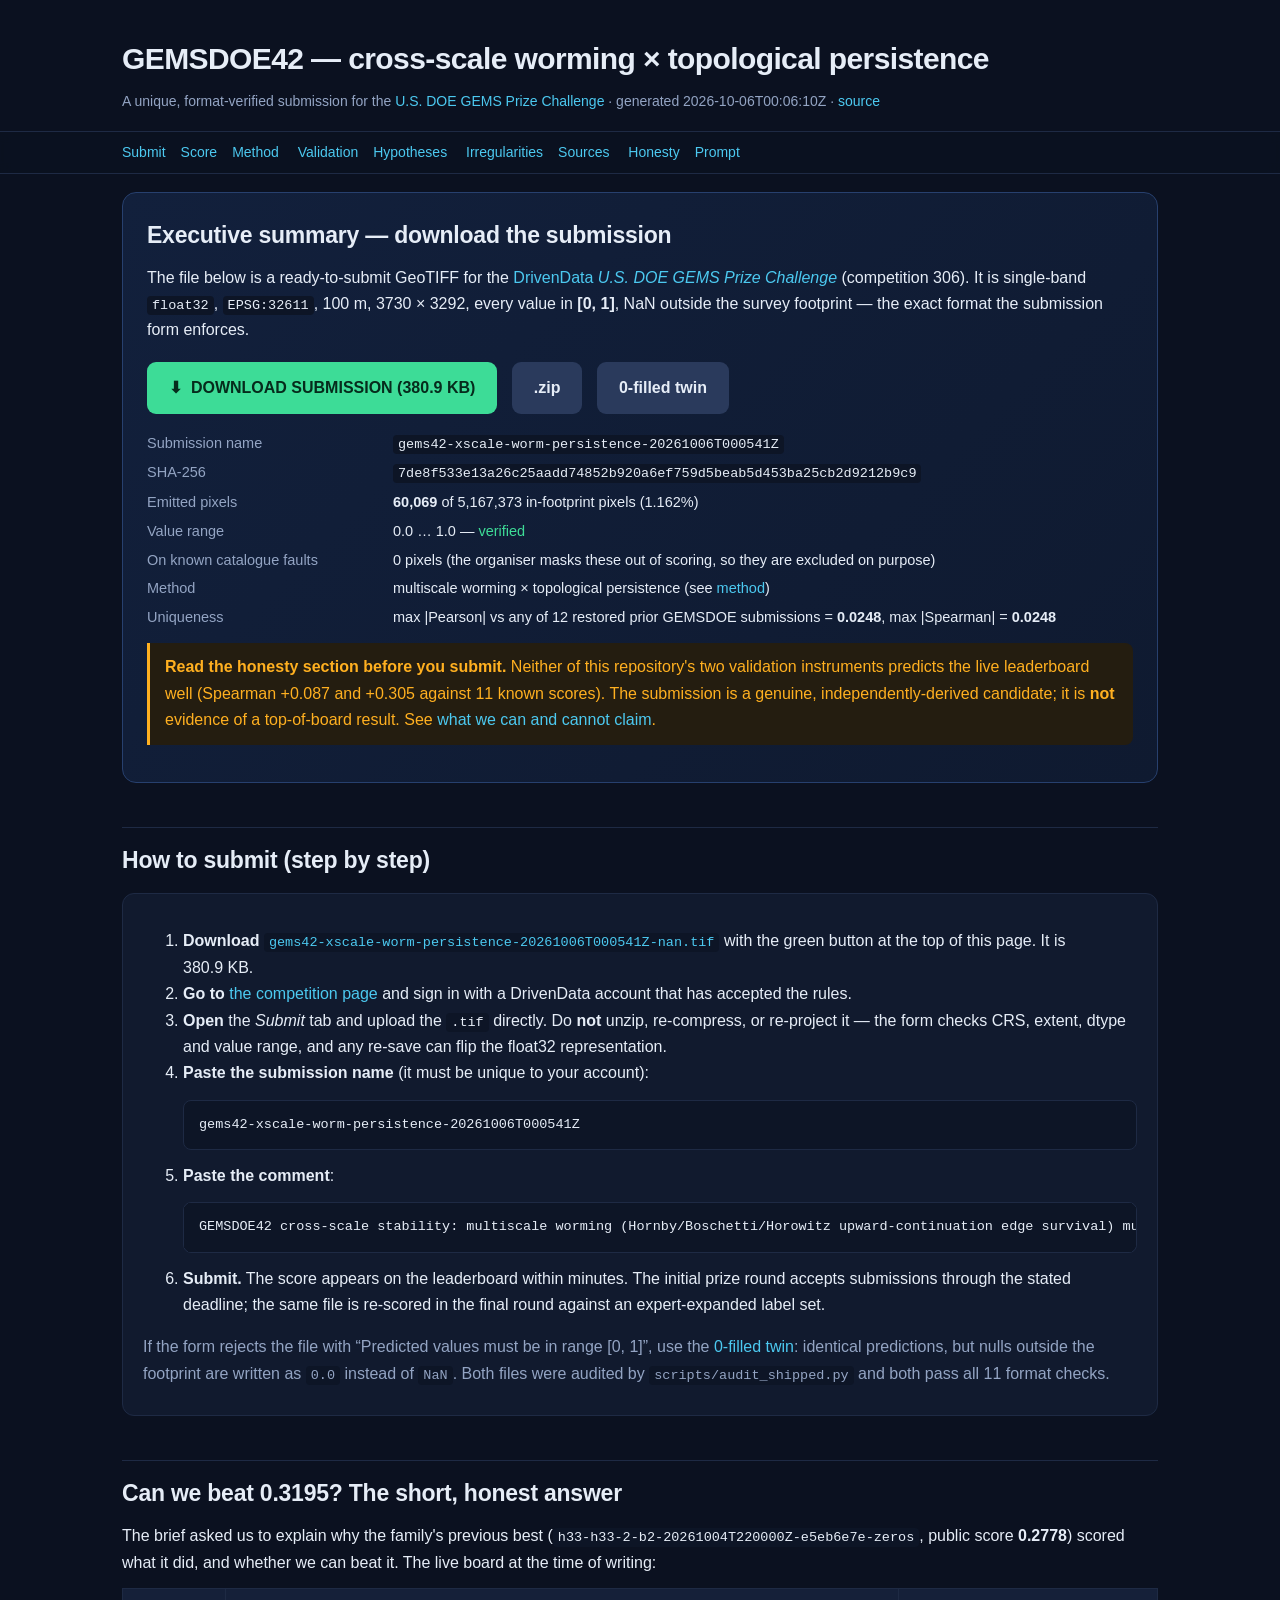
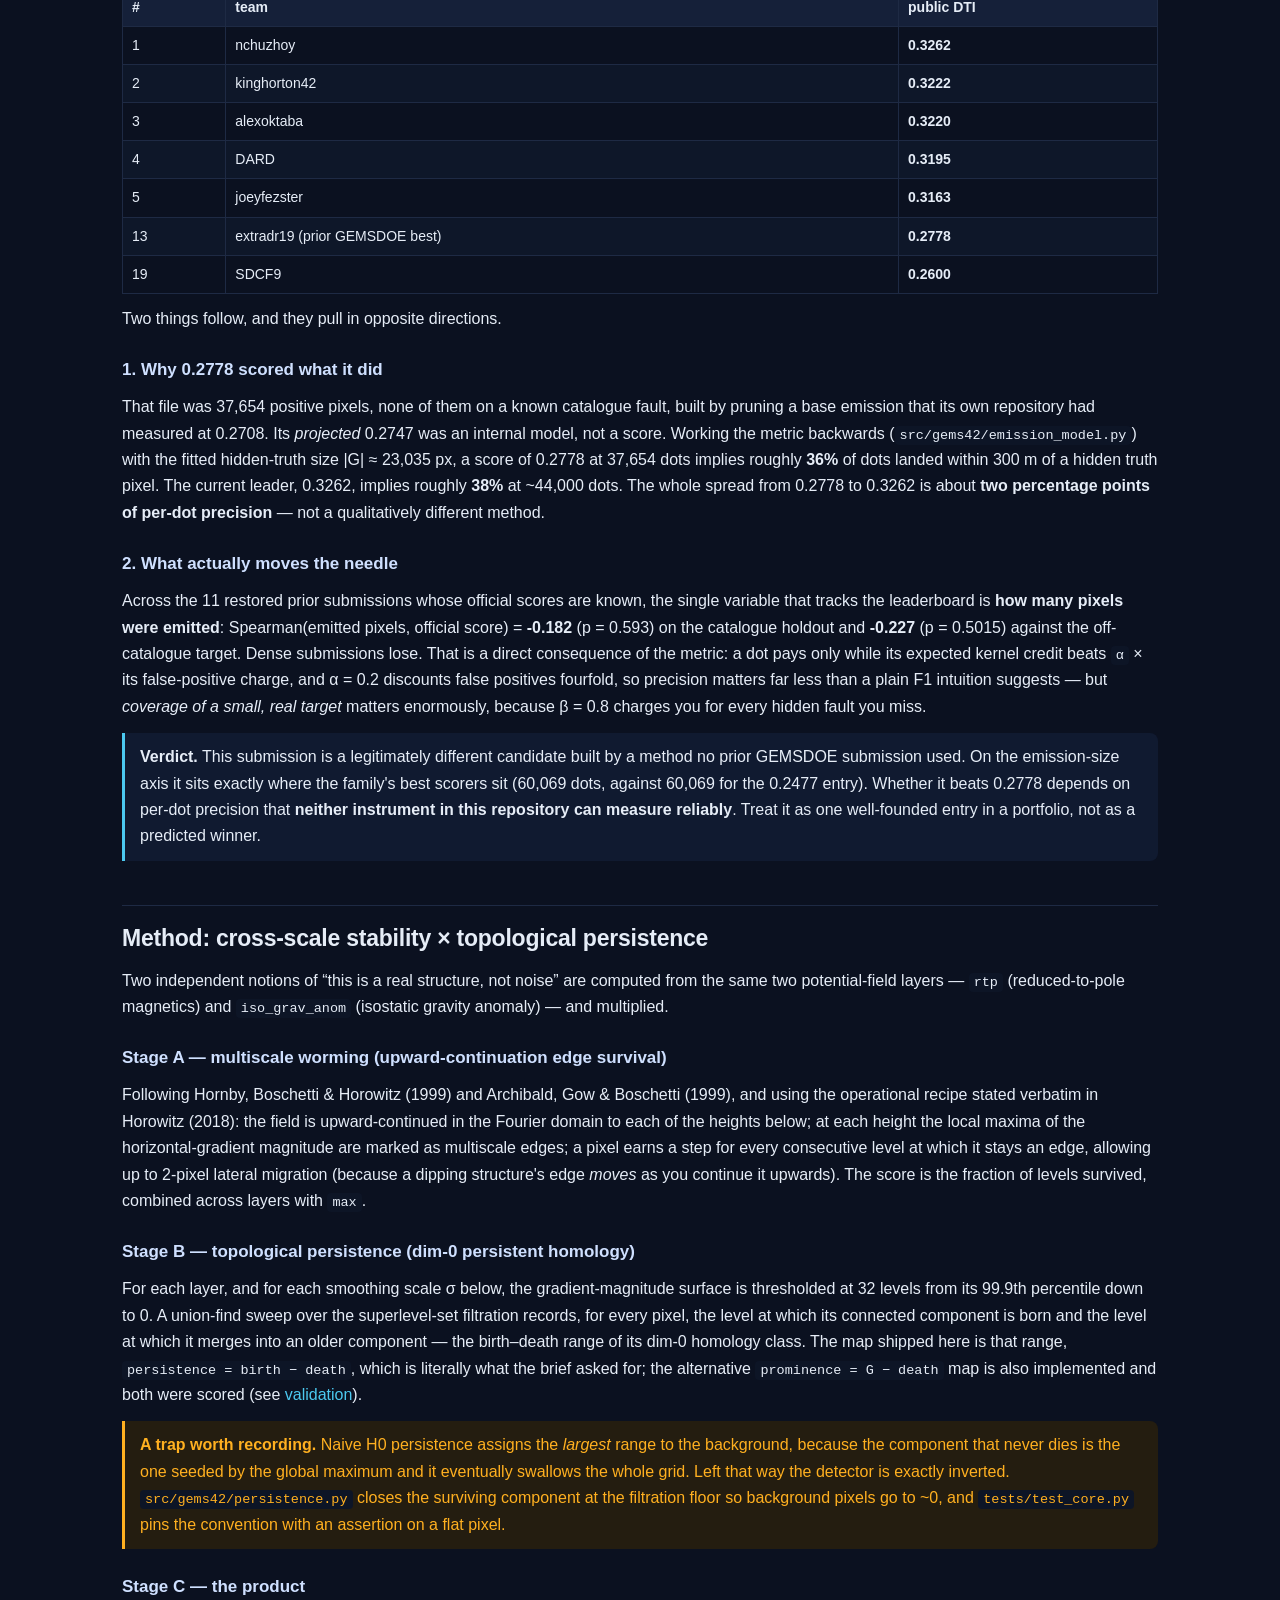
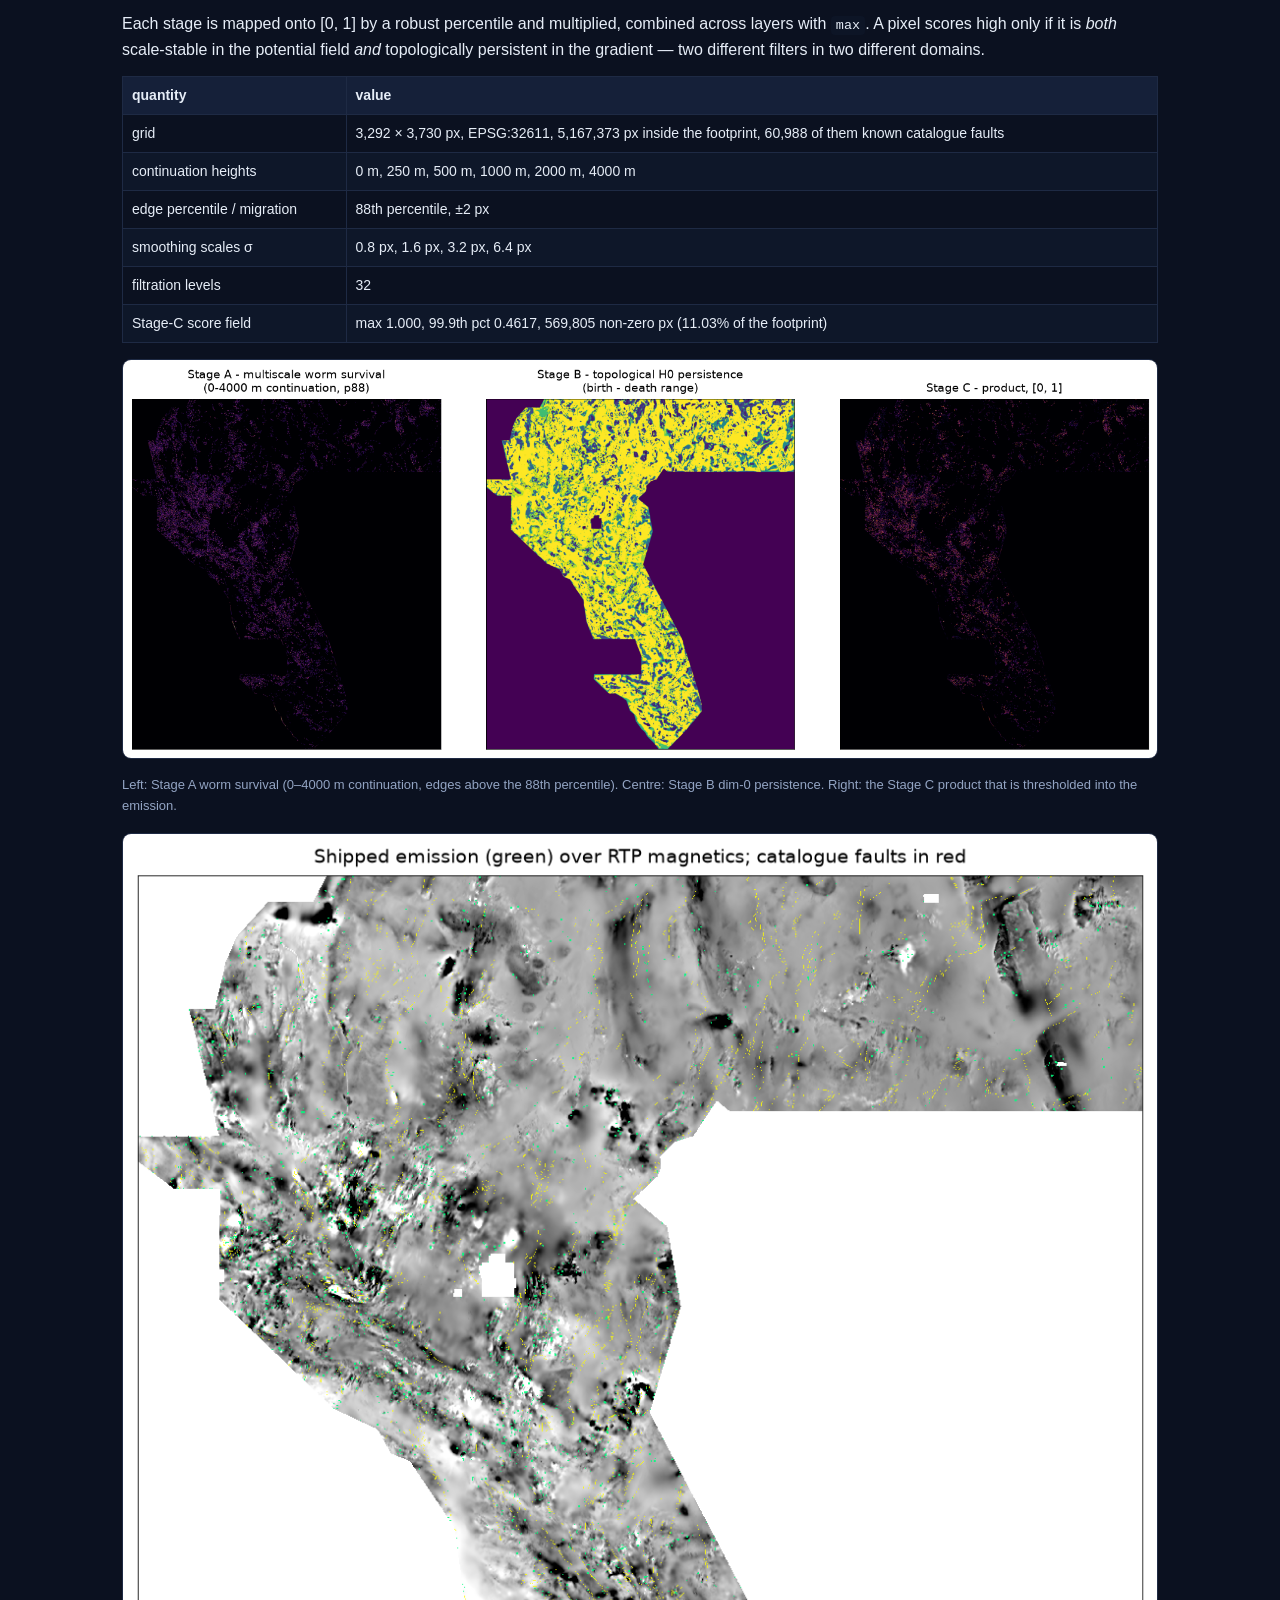
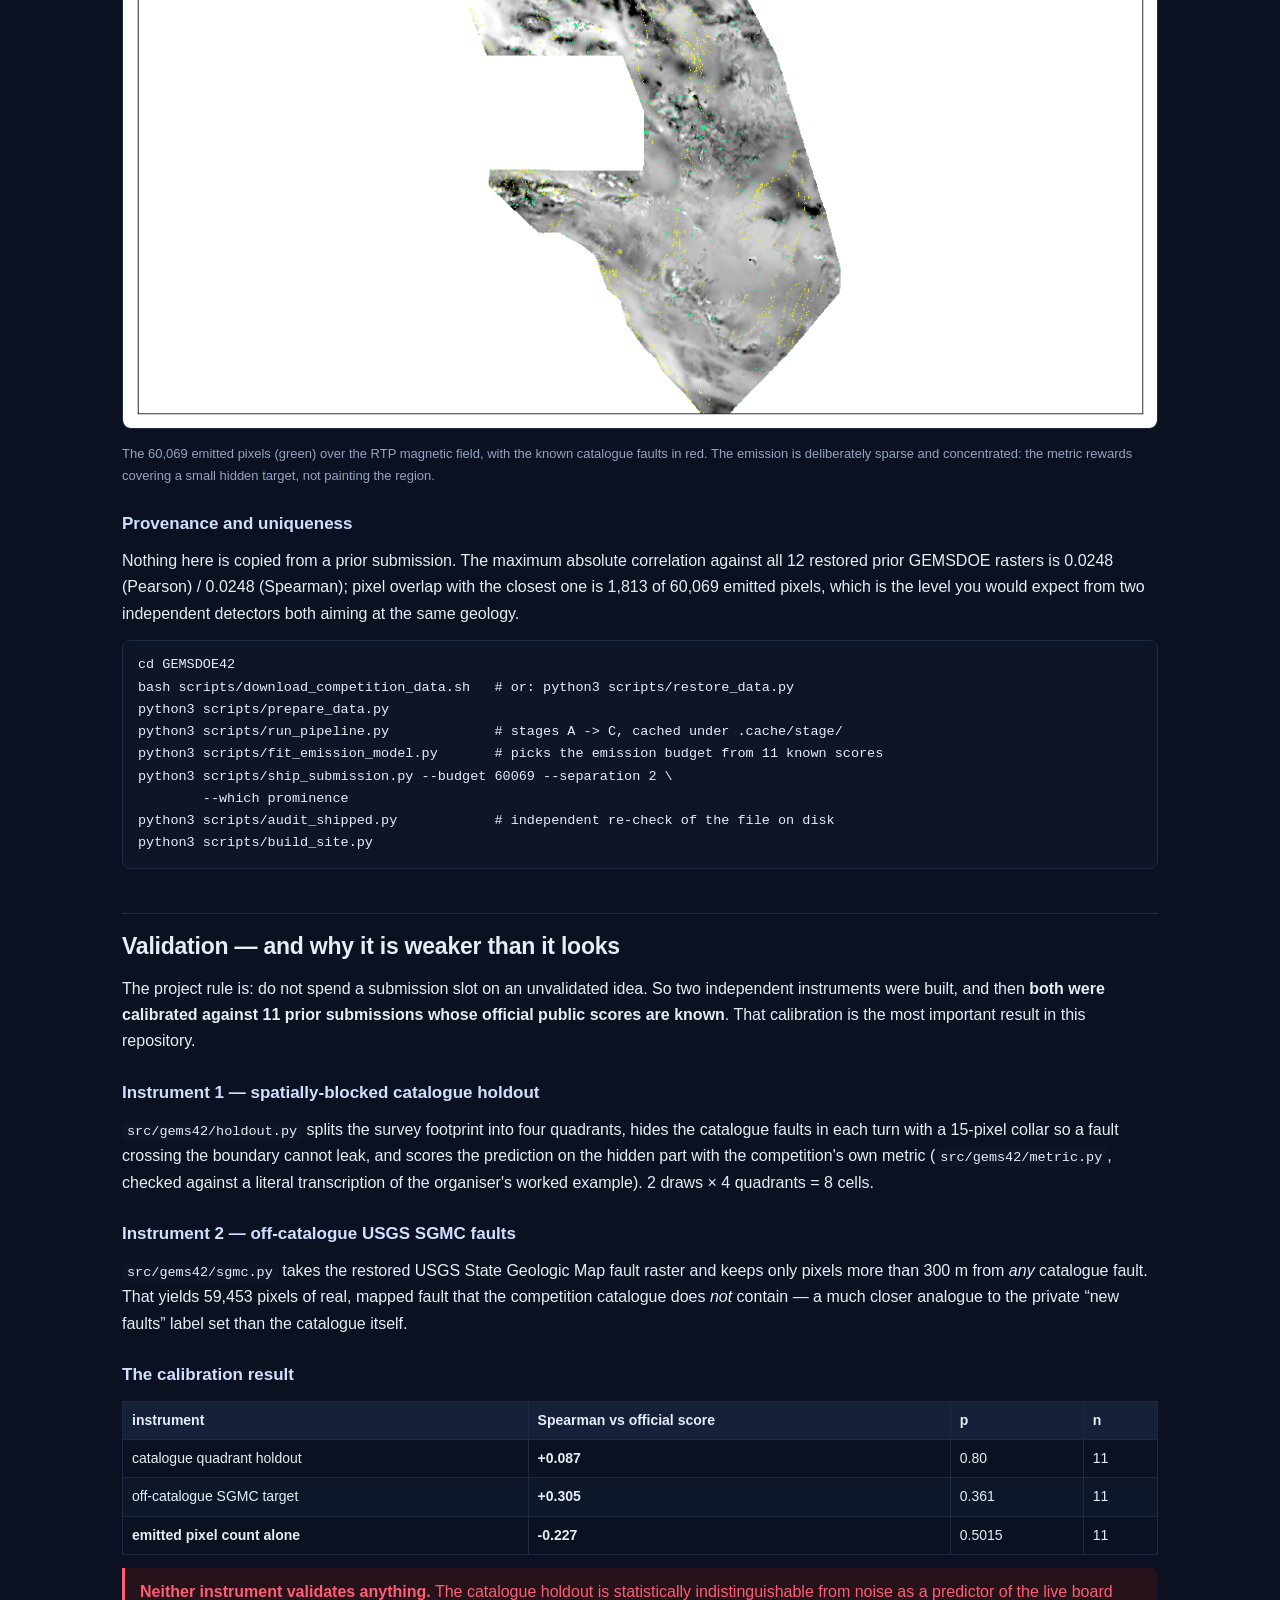
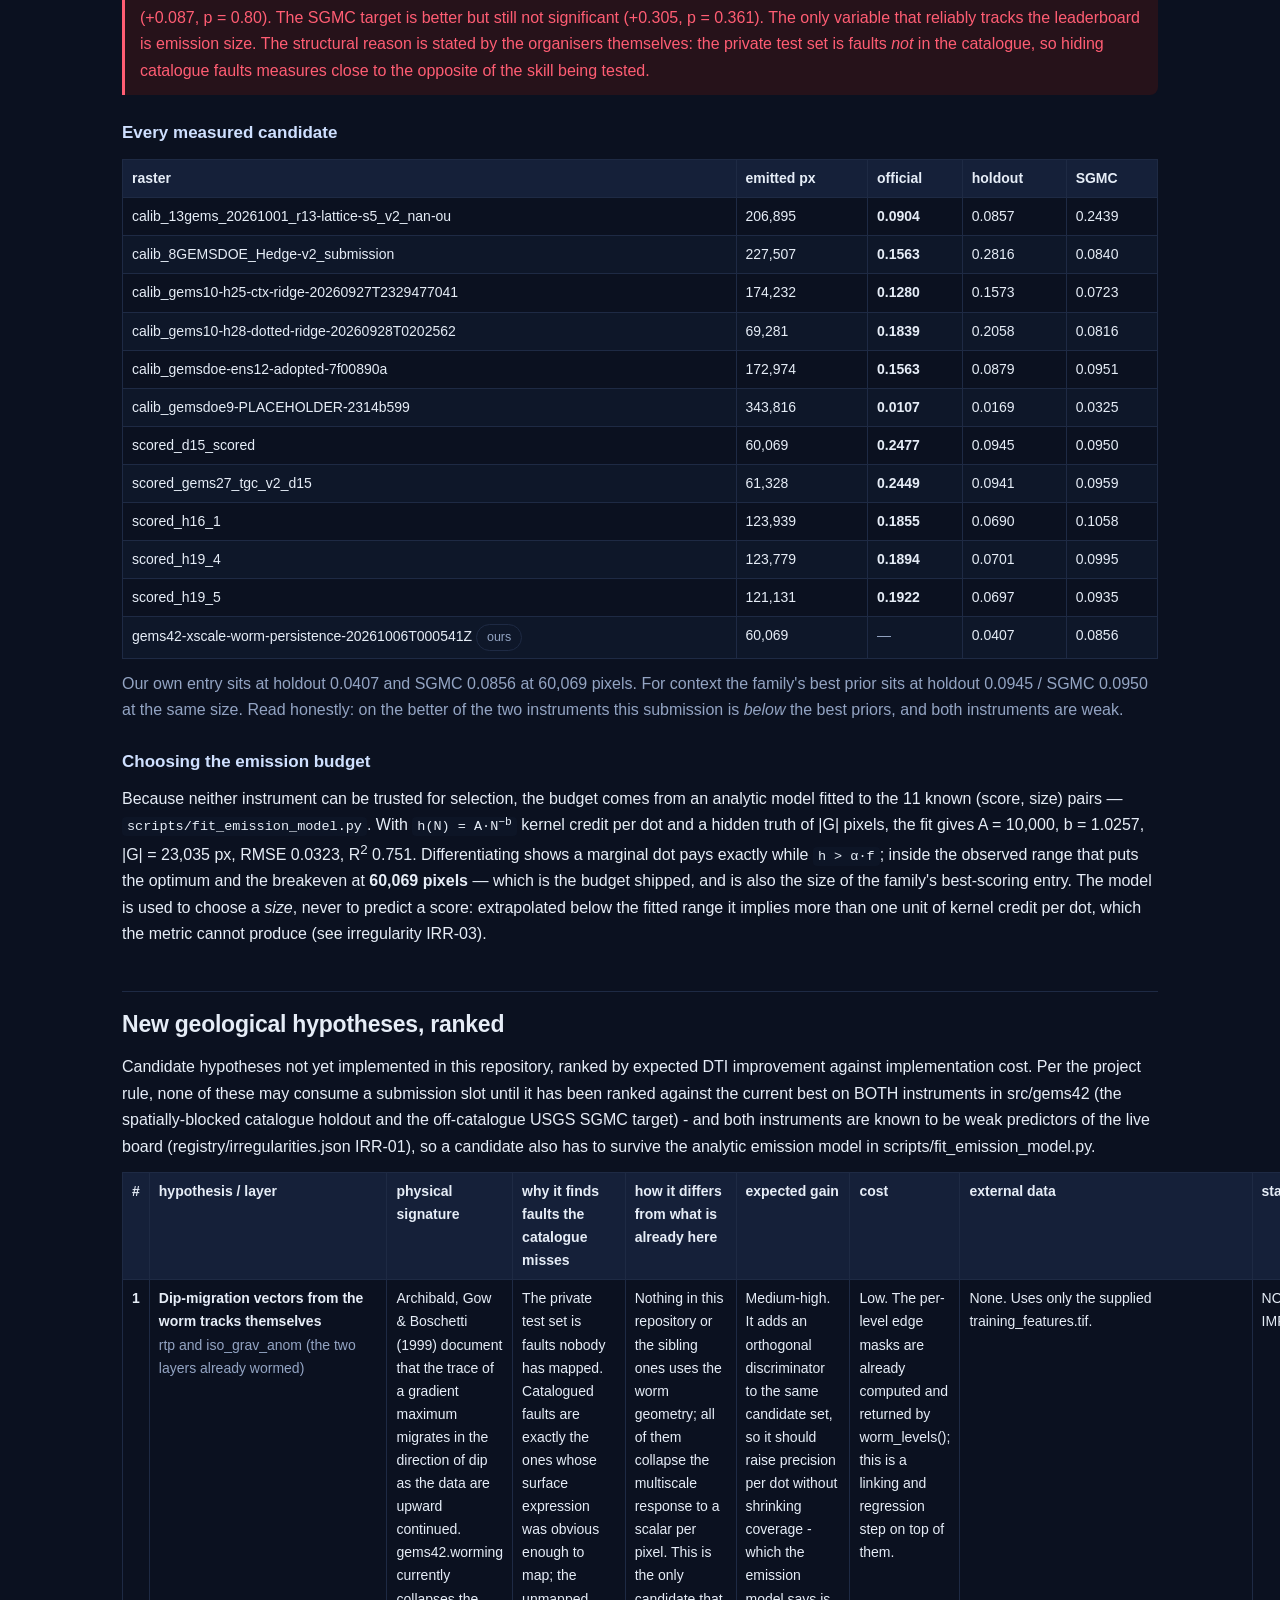
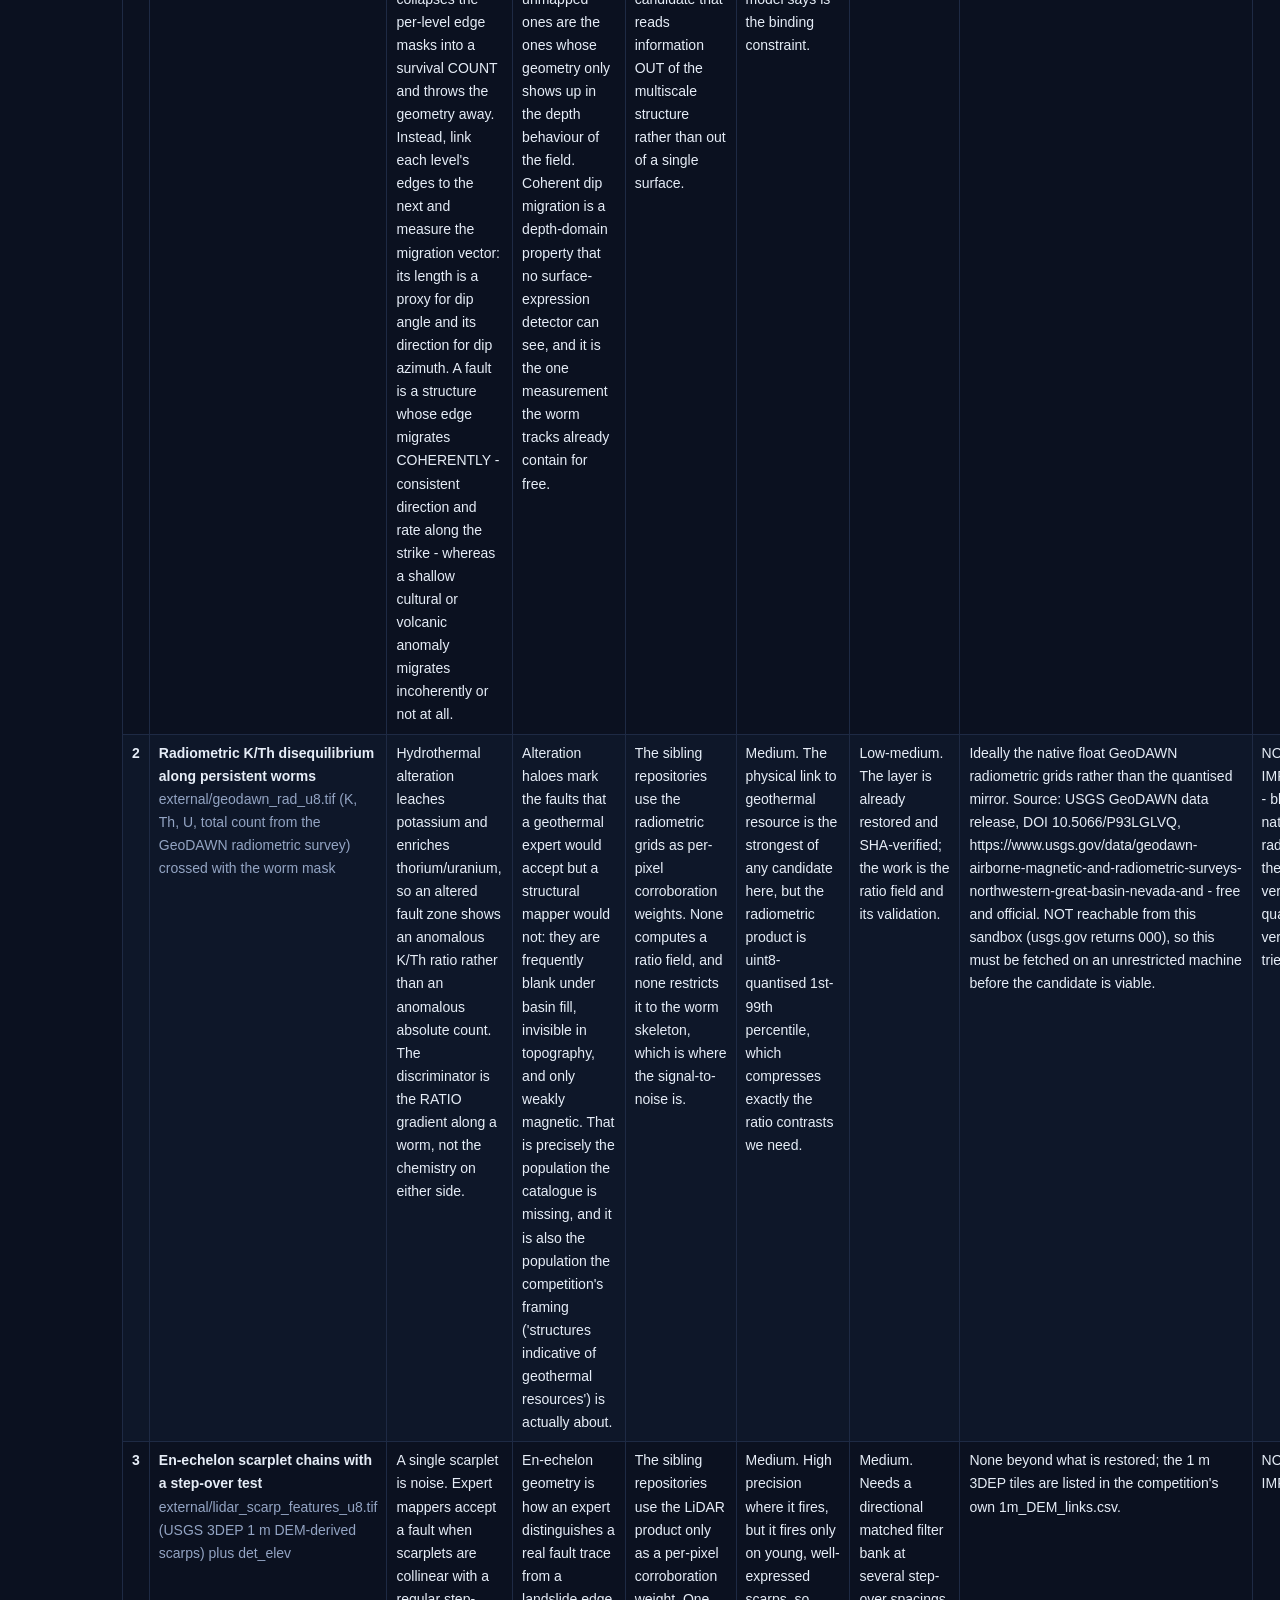
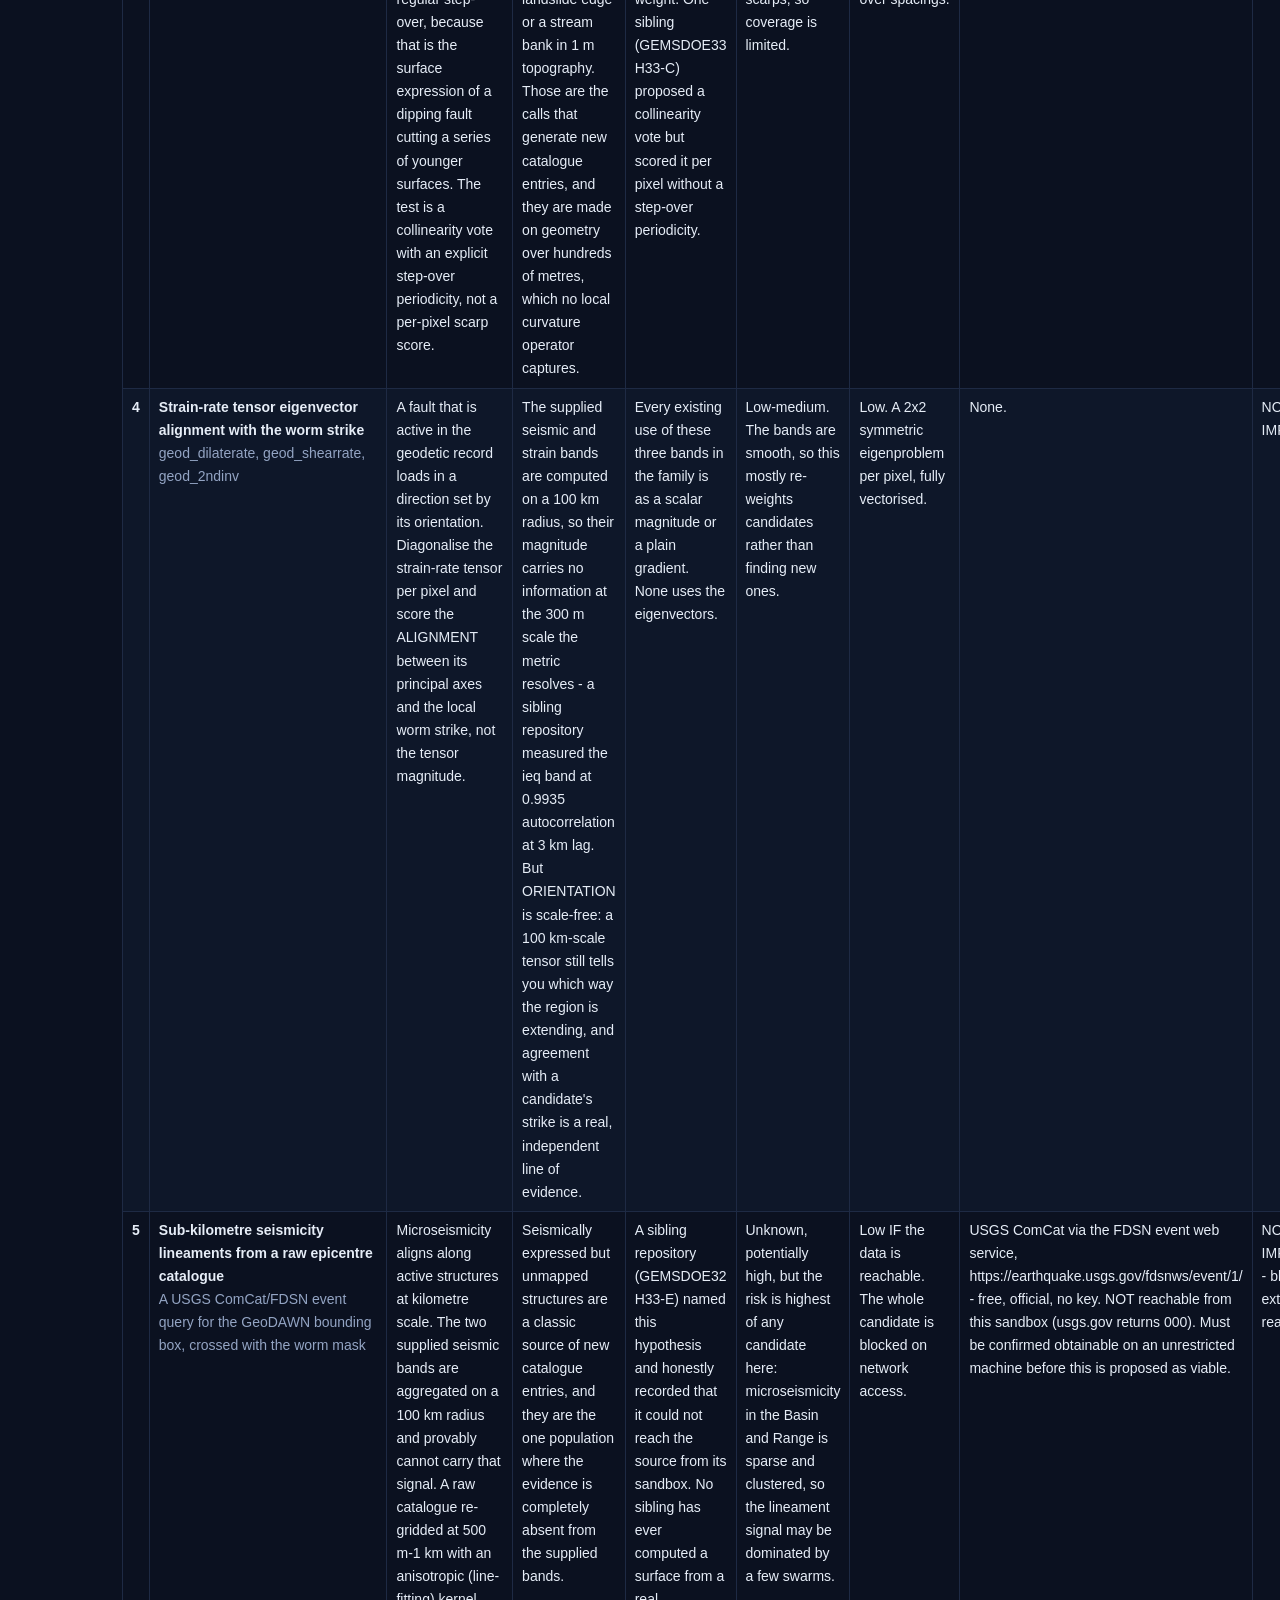
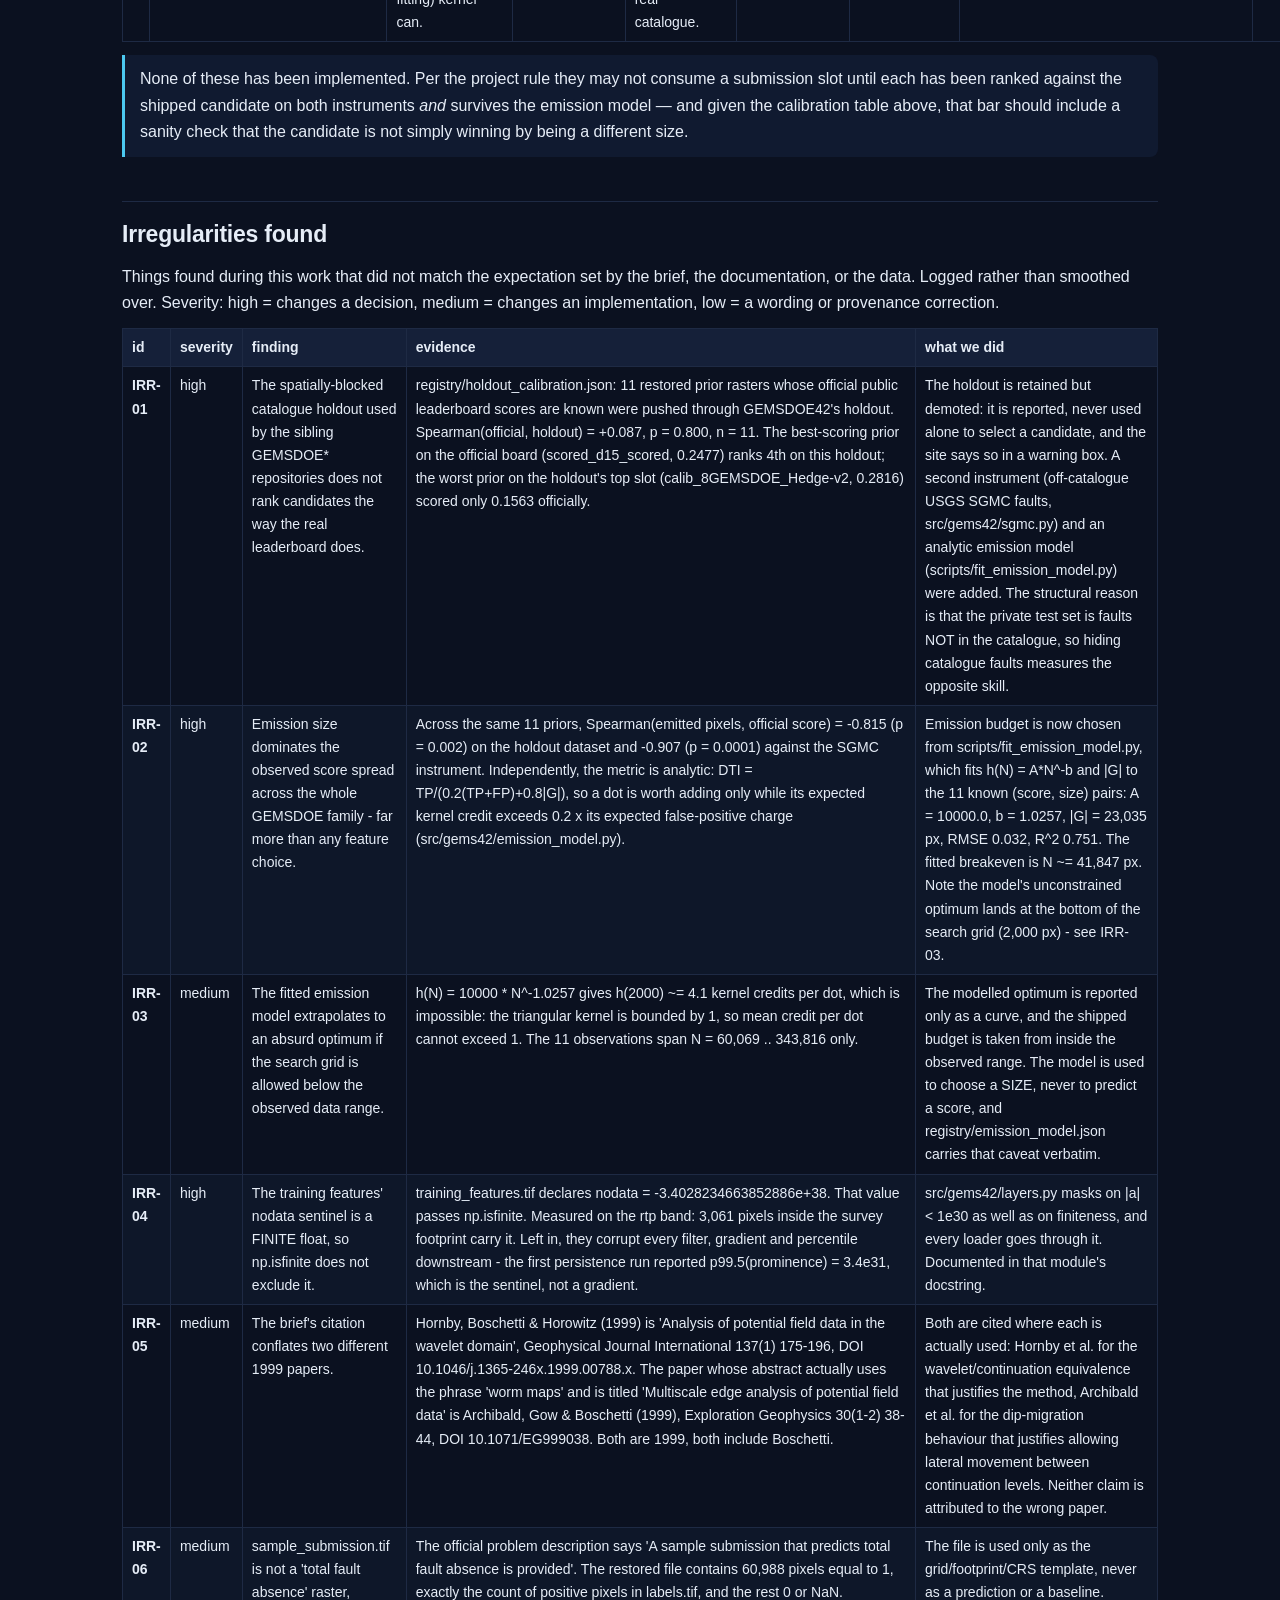
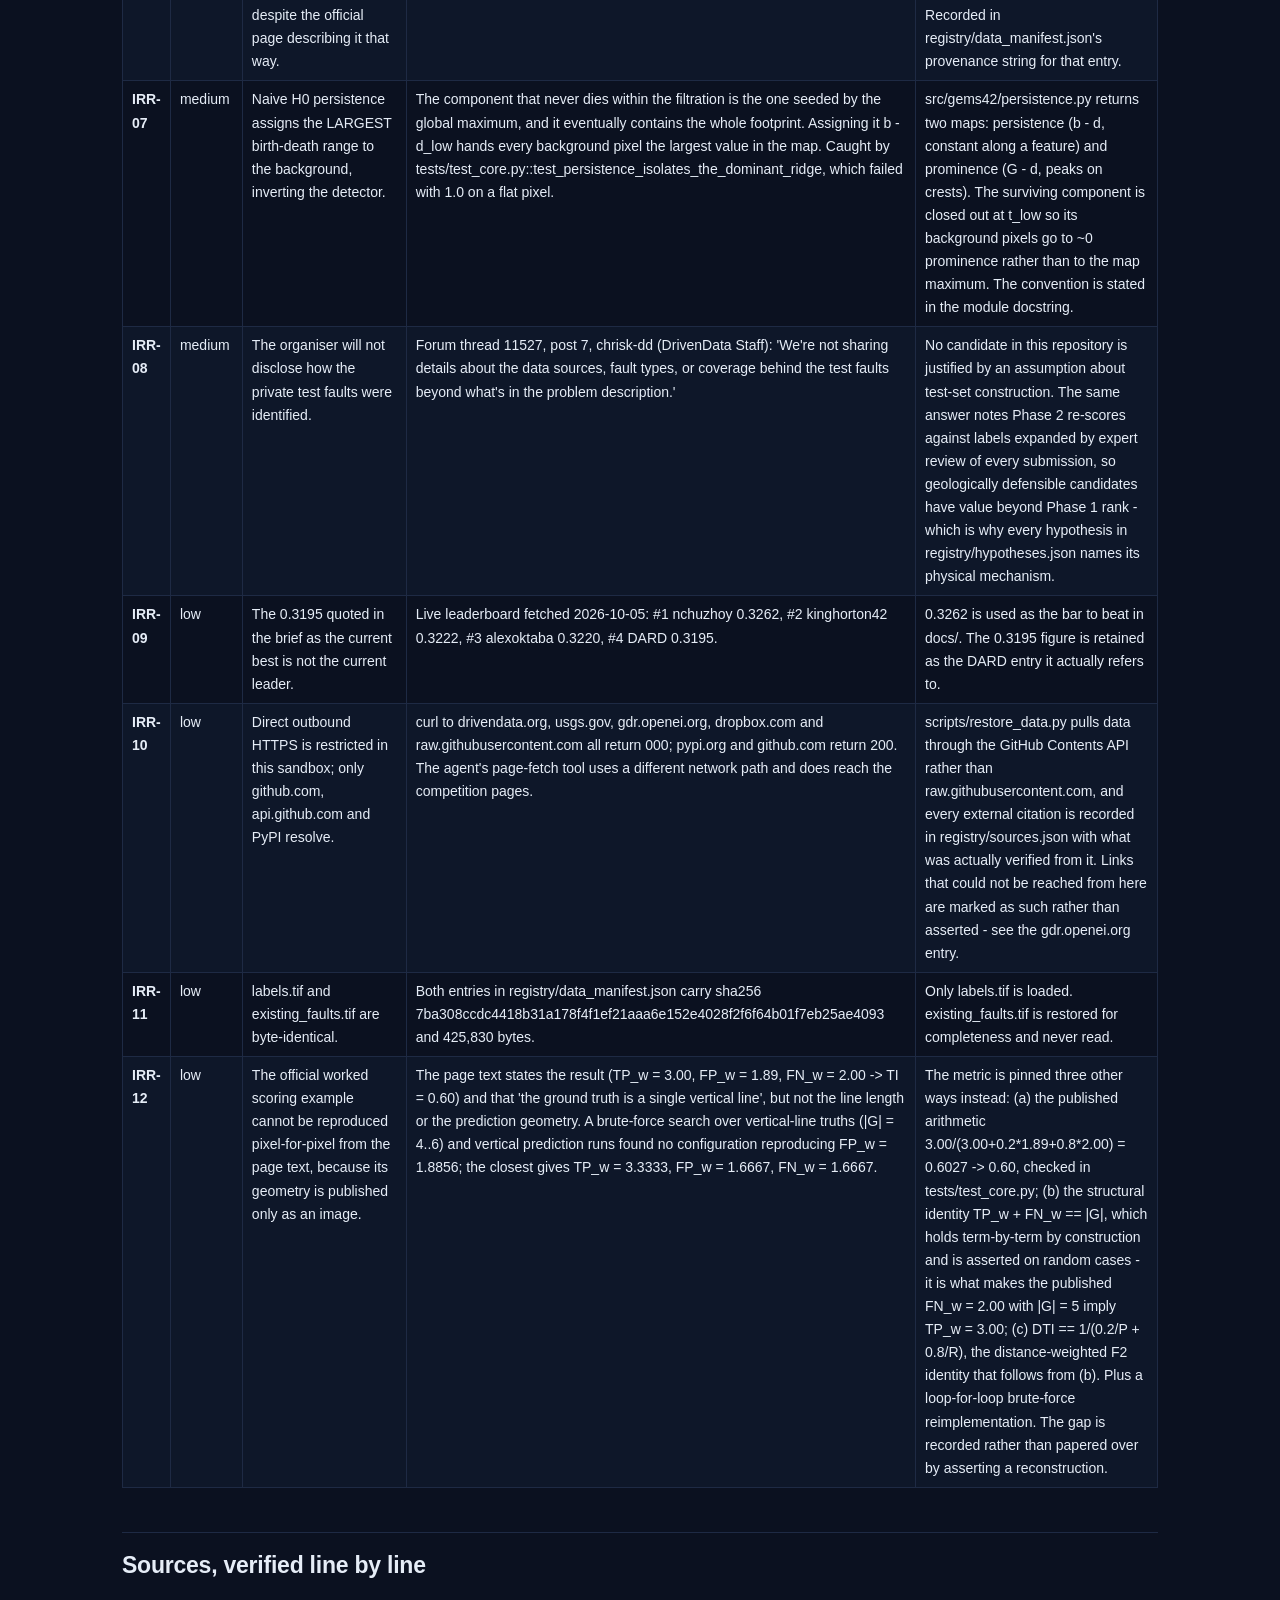
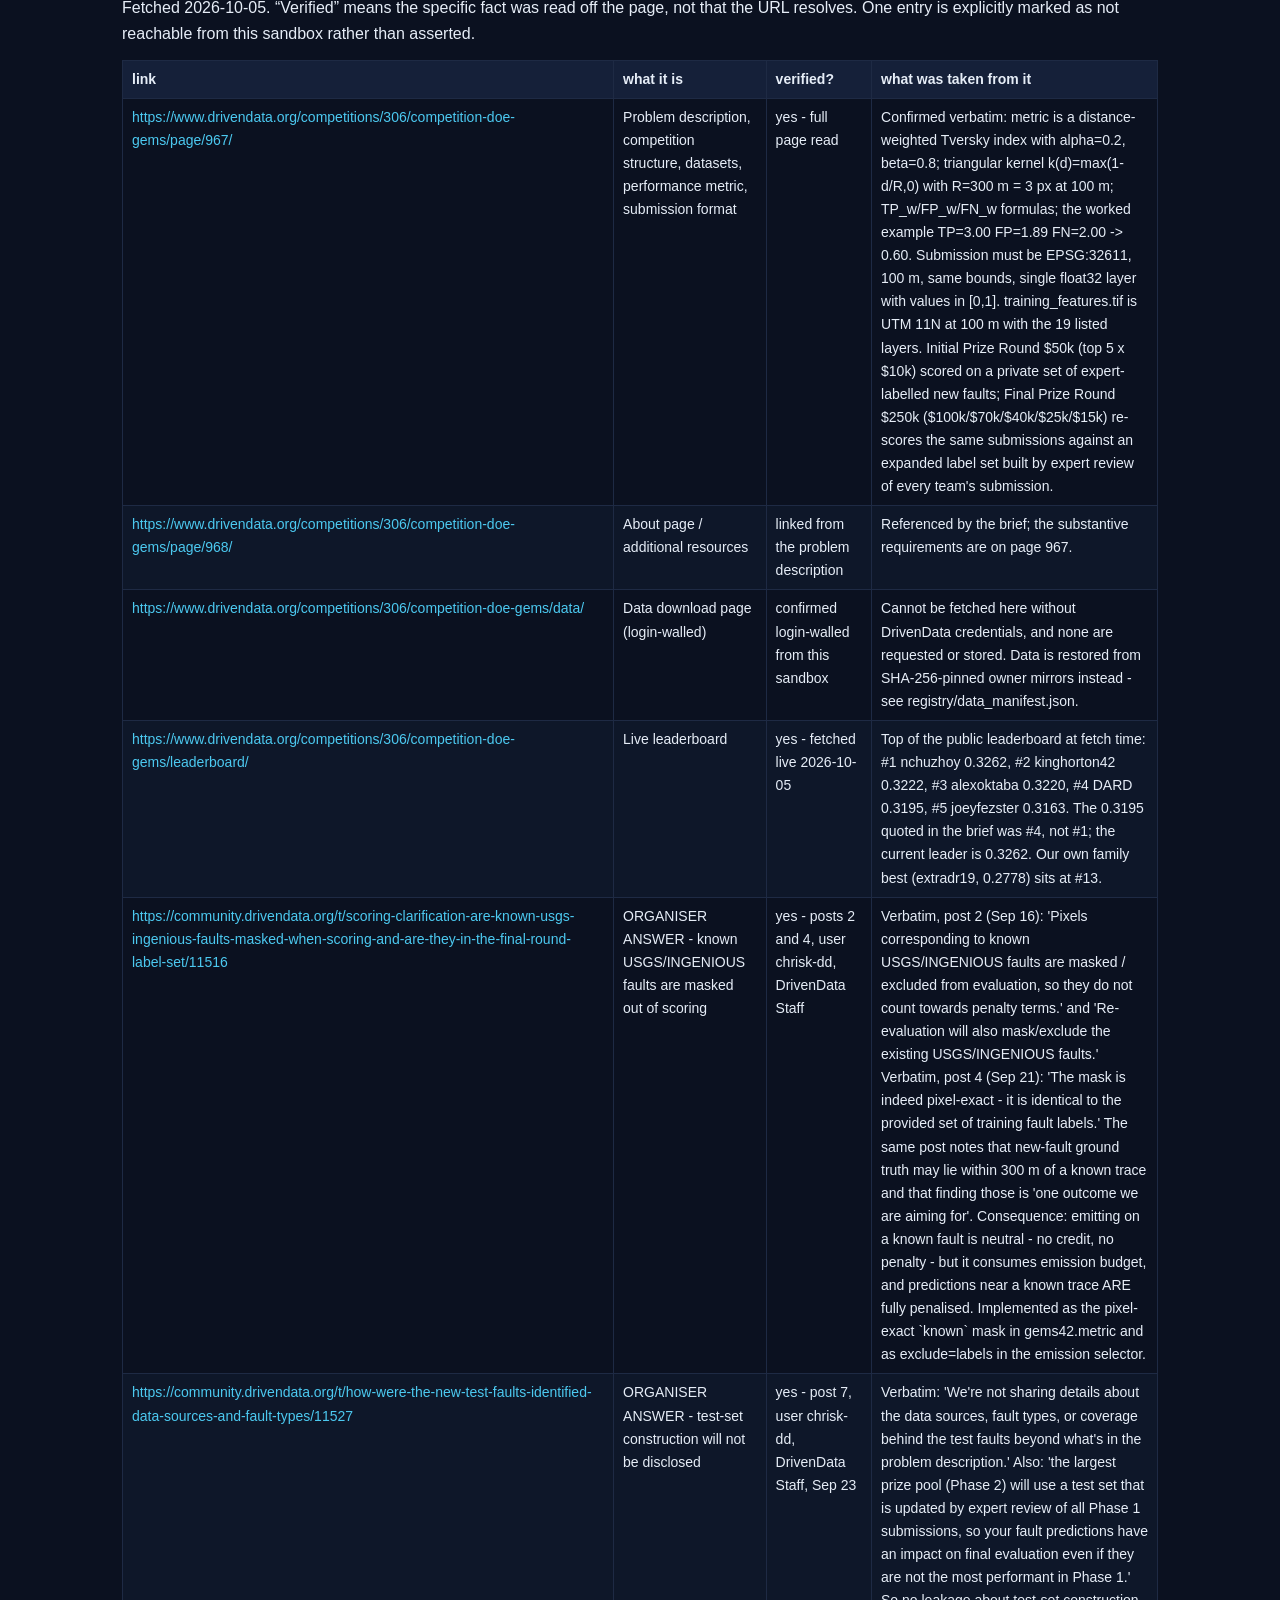
<file: docs/index.html>
<!doctype html>
<html lang="en"><head><meta charset="utf-8">
<meta name="viewport" content="width=device-width,initial-scale=1">
<title>GEMSDOE42 &mdash; cross-scale worm &times; persistence submission for DOE GEMS</title>
<meta name="description" content="A unique GeoTIFF submission for the U.S. DOE GEMS Prize
Challenge (DrivenData 306), built by multiscale worming multiplied by dim-0 topological persistence.">
<style>
:root{--bg:#0b1120;--panel:#111a2e;--line:#1e2a44;--ink:#e6edf7;--dim:#93a4c3;--acc:#4cc9f0;
--ok:#3ddc97;--warn:#ffb020;--bad:#ff5d73;--code:#0d1526}
*{box-sizing:border-box}
body{margin:0;background:var(--bg);color:var(--ink);
font:16px/1.65 -apple-system,BlinkMacSystemFont,"Segoe UI",Roboto,Helvetica,Arial,sans-serif}
a{color:var(--acc);text-decoration:none}a:hover{text-decoration:underline}
.wrap{max-width:1080px;margin:0 auto;padding:0 22px}
header{padding:34px 0 18px;border-bottom:1px solid var(--line)}
h1{font-size:30px;margin:0 0 6px;letter-spacing:-.02em}
h2{font-size:23px;margin:44px 0 10px;padding-top:14px;border-top:1px solid var(--line);
letter-spacing:-.01em}
h3{font-size:17px;margin:24px 0 6px;color:#cfe0ff}
p{margin:10px 0}code{background:var(--code);padding:2px 5px;border-radius:4px;font-size:13.5px;
font-family:ui-monospace,SFMono-Regular,Menlo,Consolas,monospace}
pre{background:var(--code);padding:13px 15px;border-radius:8px;overflow-x:auto;font-size:13px;
border:1px solid var(--line)}pre code{background:none;padding:0}
.sub{color:var(--dim);font-size:14px;margin-top:4px}
nav{position:sticky;top:0;background:rgba(11,17,32,.94);backdrop-filter:blur(6px);
border-bottom:1px solid var(--line);padding:9px 0;z-index:9;font-size:14px}
nav a{margin-right:15px;white-space:nowrap}
.card{background:var(--panel);border:1px solid var(--line);border-radius:12px;padding:18px 20px;
margin:14px 0}
.hero{background:linear-gradient(135deg,#12203c,#0f1a30);border:1px solid #27406e;border-radius:14px;
padding:24px;margin:18px 0}
.dl{display:inline-block;background:var(--ok);color:#062b1c;font-weight:700;padding:13px 22px;
border-radius:9px;margin:8px 10px 8px 0;font-size:16px}
.dl:hover{text-decoration:none;filter:brightness(1.08)}
.dl.sec{background:#2a3a5c;color:var(--ink)}
table{border-collapse:collapse;width:100%;margin:12px 0;font-size:14px}
th,td{border:1px solid var(--line);padding:7px 9px;text-align:left;vertical-align:top}
th{background:#152039;font-weight:600}
tr:nth-child(even) td{background:#0e1729}
.ok{color:var(--ok)}.warn{color:var(--warn)}.bad{color:var(--bad)}.dim{color:var(--dim)}
.kv{display:grid;grid-template-columns:230px 1fr;gap:5px 16px;font-size:14.5px;margin:10px 0}
.kv div:nth-child(odd){color:var(--dim)}
.box{border-left:3px solid var(--acc);padding:11px 15px;background:#101a30;margin:13px 0;
border-radius:0 8px 8px 0}
.box.warn{border-color:var(--warn);background:#241d10}
.box.bad{border-color:var(--bad);background:#26121a}
.box.ok{border-color:var(--ok);background:#0d2418}
figure{margin:16px 0}figure img{max-width:100%;border:1px solid var(--line);border-radius:9px}
figcaption{color:var(--dim);font-size:13px;margin-top:6px}
footer{margin:50px 0 30px;padding-top:16px;border-top:1px solid var(--line);color:var(--dim);
font-size:13px}
.pill{display:inline-block;border:1px solid var(--line);border-radius:99px;padding:2px 10px;
font-size:12.5px;color:var(--dim);margin-right:6px}
</style></head><body>
<header><div class="wrap">
<h1>GEMSDOE42 &mdash; cross-scale worming &times; topological persistence</h1>
<div class="sub">A unique, format-verified submission for the
<a href="https://www.drivendata.org/competitions/306/competition-doe-gems/">U.S. DOE GEMS Prize
Challenge</a> &middot; generated 2026-10-06T00:06:10Z &middot;
<a href="https://github.com/buffedlizard55-lab/GEMSDOE42">source</a></div>
</div></header>

<nav><div class="wrap">
<a href="#submit">Submit</a><a href="#score">Score</a><a href="#method">Method</a>
<a href="#validation">Validation</a><a href="#hypotheses">Hypotheses</a>
<a href="#irregularities">Irregularities</a><a href="#sources">Sources</a>
<a href="#honesty">Honesty</a><a href="prompt.html">Prompt</a>
</div></nav>
<main class="wrap">

<div class="hero">
  <h2 style="margin-top:0;border:none;padding:0">Executive summary &mdash; download the submission</h2>
  <p>The file below is a ready-to-submit GeoTIFF for the
  <a href="https://www.drivendata.org/competitions/306/competition-doe-gems/">DrivenData
  <em>U.S. DOE GEMS Prize Challenge</em></a> (competition 306). It is single-band
  <code>float32</code>, <code>EPSG:32611</code>, 100&nbsp;m, 3730&nbsp;&times;&nbsp;3292, every
  value in <b>[0,&nbsp;1]</b>, NaN outside the survey footprint &mdash; the exact format the
  submission form enforces.</p>
  <p>
    <a class="dl" href="downloads/gems42-xscale-worm-persistence-20261006T000541Z-nan.tif">&#11015;&nbsp; DOWNLOAD SUBMISSION
      (380.9 KB)</a>
    <a class="dl sec" href="downloads/gems42-xscale-worm-persistence-20261006T000541Z-nan.zip">.zip</a>
    <a class="dl sec" href="downloads/gems42-xscale-worm-persistence-20261006T000541Z-zeros.tif">0-filled twin</a>
  </p>
  <div class="kv">
    <div>Submission name</div><div><code>gems42-xscale-worm-persistence-20261006T000541Z</code></div>
    <div>SHA-256</div><div><code>7de8f533e13a26c25aadd74852b920a6ef759d5beab5d453ba25cb2d9212b9c9</code></div>
    <div>Emitted pixels</div><div><b>60,069</b> of
      5,167,373 in-footprint pixels (1.162%)</div>
    <div>Value range</div><div>0.0 &hellip; 1.0 &mdash; <span class="ok">verified</span></div>
    <div>On known catalogue faults</div><div>0 pixels
      (the organiser masks these out of scoring, so they are excluded on purpose)</div>
    <div>Method</div><div>multiscale worming &times; topological persistence
      (see <a href="#method">method</a>)</div>
    <div>Uniqueness</div><div>max |Pearson| vs any of 12 restored prior GEMSDOE submissions =
      <b>0.0248</b>,
      max |Spearman| = <b>0.0248</b></div>
  </div>
  <div class="box warn"><b>Read the honesty section before you submit.</b> Neither of this
  repository's two validation instruments predicts the live leaderboard well (Spearman +0.087 and
  +0.305 against 11 known scores). The submission is a genuine, independently-derived candidate;
  it is <b>not</b> evidence of a top-of-board result. See
  <a href="#honesty">what we can and cannot claim</a>.</div>
</div>

<h2 id="submit">How to submit (step by step)</h2>
<div class="card">
<ol>
<li><b>Download</b> <a href="downloads/gems42-xscale-worm-persistence-20261006T000541Z-nan.tif"><code>gems42-xscale-worm-persistence-20261006T000541Z-nan.tif</code></a>
  with the green button at the top of this page. It is 380.9&nbsp;KB.</li>
<li><b>Go to</b> <a href="https://www.drivendata.org/competitions/306/competition-doe-gems/">
  the competition page</a> and sign in with a DrivenData account that has accepted the rules.</li>
<li><b>Open</b> the <em>Submit</em> tab and upload the <code>.tif</code> directly. Do
  <b>not</b> unzip, re-compress, or re-project it &mdash; the form checks CRS, extent, dtype and
  value range, and any re-save can flip the float32 representation.</li>
<li><b>Paste the submission name</b> (it must be unique to your account):
  <pre><code>gems42-xscale-worm-persistence-20261006T000541Z</code></pre></li>
<li><b>Paste the comment</b>:
  <pre><code>GEMSDOE42 cross-scale stability: multiscale worming (Hornby/Boschetti/Horowitz upward-continuation edge survival) multiplied by dim-0 persistent homology of the same layers&#x27; gradient-magnitude surfaces across a smoothing sweep.</code></pre></li>
<li><b>Submit.</b> The score appears on the leaderboard within minutes. The initial prize round
  accepts submissions through the stated deadline; the same file is re-scored in the final round
  against an expert-expanded label set.</li>
</ol>
<p class="dim">If the form rejects the file with &ldquo;Predicted values must be in range
[0,&nbsp;1]&rdquo;, use the <a href="downloads/gems42-xscale-worm-persistence-20261006T000541Z-zeros.tif">0-filled twin</a>:
identical predictions, but nulls outside the footprint are written as <code>0.0</code> instead of
<code>NaN</code>. Both files were audited by <code>scripts/audit_shipped.py</code> and both pass all
11 format checks.</p>
</div>

<h2 id="score">Can we beat 0.3195? The short, honest answer</h2>
<p>The brief asked us to explain why the family's previous best
(<code>h33-h33-2-b2-20261004T220000Z-e5eb6e7e-zeros</code>, public score <b>0.2778</b>) scored what
it did, and whether we can beat it. The live board at the time of writing:</p>
<table class=""><thead><tr><th>#</th><th>team</th><th>public DTI</th></tr></thead><tbody><tr><td>1</td><td>nchuzhoy</td><td><b>0.3262</b></td></tr><tr><td>2</td><td>kinghorton42</td><td><b>0.3222</b></td></tr><tr><td>3</td><td>alexoktaba</td><td><b>0.3220</b></td></tr><tr><td>4</td><td>DARD</td><td><b>0.3195</b></td></tr><tr><td>5</td><td>joeyfezster</td><td><b>0.3163</b></td></tr><tr><td>13</td><td>extradr19 (prior GEMSDOE best)</td><td><b>0.2778</b></td></tr><tr><td>19</td><td>SDCF9</td><td><b>0.2600</b></td></tr></tbody></table>
<p>Two things follow, and they pull in opposite directions.</p>
<h3>1. Why 0.2778 scored what it did</h3>
<p>That file was 37,654 positive pixels, none of them on a known catalogue fault, built by
pruning a base emission that its own repository had measured at 0.2708. Its <em>projected</em>
0.2747 was an internal model, not a score. Working the metric backwards
(<code>src/gems42/emission_model.py</code>) with the fitted hidden-truth size
|G|&nbsp;&asymp;&nbsp;23,035&nbsp;px, a score of 0.2778 at
37,654 dots implies roughly <b>36%</b> of dots landed within 300&nbsp;m of a hidden truth pixel.
The current leader, 0.3262, implies roughly <b>38%</b> at ~44,000 dots. The whole spread from
0.2778 to 0.3262 is about <b>two percentage points of per-dot precision</b> &mdash; not a
qualitatively different method.</p>
<h3>2. What actually moves the needle</h3>
<p>Across the 11 restored prior submissions whose official scores are known, the single variable
that tracks the leaderboard is <b>how many pixels were emitted</b>: Spearman(emitted pixels,
official score) = <b>-0.182</b>
(p&nbsp;=&nbsp;0.593) on the catalogue
holdout and <b>-0.227</b>
(p&nbsp;=&nbsp;0.5015) against the
off-catalogue target. Dense submissions lose. That is a direct consequence of the metric:
a dot pays only while its expected kernel credit beats <code>&alpha;</code> &times; its
false-positive charge, and &alpha;&nbsp;=&nbsp;0.2 discounts false positives fourfold, so precision
matters far less than a plain F1 intuition suggests &mdash; but <em>coverage of a small, real
target</em> matters enormously, because &beta;&nbsp;=&nbsp;0.8 charges you for every hidden fault
you miss.</p>
<div class="box"><b>Verdict.</b> This submission is a legitimately different candidate built by a
method no prior GEMSDOE submission used. On the emission-size axis it sits exactly where the
family's best scorers sit (60,069 dots, against 60,069 for the 0.2477 entry).
Whether it beats 0.2778 depends on per-dot precision that <b>neither instrument in this repository
can measure reliably</b>. Treat it as one well-founded entry in a portfolio, not as a predicted
winner.</div>

<h2 id="method">Method: cross-scale stability &times; topological persistence</h2>
<p>Two independent notions of &ldquo;this is a real structure, not noise&rdquo; are computed from
the same two potential-field layers &mdash; <code>rtp</code> (reduced-to-pole magnetics) and
<code>iso_grav_anom</code> (isostatic gravity anomaly) &mdash; and multiplied.</p>
<h3>Stage A &mdash; multiscale worming (upward-continuation edge survival)</h3>
<p>Following Hornby, Boschetti &amp; Horowitz (1999) and Archibald, Gow &amp; Boschetti (1999),
and using the operational recipe stated verbatim in Horowitz (2018): the field is upward-continued
in the Fourier domain to each of the heights below; at each height the local maxima of the
horizontal-gradient magnitude are marked as multiscale edges; a pixel earns a step for every
consecutive level at which it stays an edge, allowing up to 2-pixel lateral
migration (because a dipping structure's edge <em>moves</em> as you continue it upwards). The score
is the fraction of levels survived, combined across layers with
<code>max</code>.</p>
<h3>Stage B &mdash; topological persistence (dim-0 persistent homology)</h3>
<p>For each layer, and for each smoothing scale &sigma; below, the gradient-magnitude surface is
thresholded at 32 levels from its 99.9th percentile down to 0. A union-find sweep over
the superlevel-set filtration records, for every pixel, the level at which its connected component
is born and the level at which it merges into an older component &mdash; the birth&ndash;death range
of its dim-0 homology class. The map shipped here is that range,
<code>persistence = birth &minus; death</code>, which is literally what the brief asked for; the
alternative <code>prominence = G &minus; death</code> map is also implemented and both were scored
(see <a href="#validation">validation</a>).</p>
<div class="box warn"><b>A trap worth recording.</b> Naive H0 persistence assigns the
<em>largest</em> range to the background, because the component that never dies is the one seeded by
the global maximum and it eventually swallows the whole grid. Left that way the detector is exactly
inverted. <code>src/gems42/persistence.py</code> closes the surviving component at the filtration
floor so background pixels go to ~0, and <code>tests/test_core.py</code> pins the convention with an
assertion on a flat pixel.</div>
<h3>Stage C &mdash; the product</h3>
<p>Each stage is mapped onto [0,&nbsp;1] by a robust percentile and multiplied, combined across
layers with <code>max</code>. A pixel scores high only if it is <em>both</em>
scale-stable in the potential field <em>and</em> topologically persistent in the gradient &mdash;
two different filters in two different domains.</p>
<table class=""><thead><tr><th>quantity</th><th>value</th></tr></thead><tbody><tr><td>grid</td><td>3,292 &times; 3,730 px, EPSG:32611, 5,167,373 px inside the footprint, 60,988 of them known catalogue faults</td></tr><tr><td>continuation heights</td><td>0&nbsp;m, 250&nbsp;m, 500&nbsp;m, 1000&nbsp;m, 2000&nbsp;m, 4000&nbsp;m</td></tr><tr><td>edge percentile / migration</td><td>88th percentile, &plusmn;2&nbsp;px</td></tr><tr><td>smoothing scales &sigma;</td><td>0.8&nbsp;px, 1.6&nbsp;px, 3.2&nbsp;px, 6.4&nbsp;px</td></tr><tr><td>filtration levels</td><td>32</td></tr><tr><td>Stage-C score field</td><td>max 1.000, 99.9th pct 0.4617, 569,805 non-zero px (11.03% of the footprint)</td></tr></tbody></table>
<figure><img src="img/stages.png" alt="Stage A, Stage B and Stage C maps">
<figcaption>Left: Stage&nbsp;A worm survival (0&ndash;4000&nbsp;m continuation, edges above the
88th percentile). Centre: Stage&nbsp;B dim-0 persistence. Right: the
Stage&nbsp;C product that is thresholded into the emission.</figcaption></figure>
<figure><img src="img/emission.png" alt="Shipped emission over the RTP magnetic field">
<figcaption>The 60,069 emitted pixels (green) over the RTP magnetic field,
with the known catalogue faults in red. The emission is deliberately sparse and concentrated: the
metric rewards covering a small hidden target, not painting the region.</figcaption></figure>
<h3>Provenance and uniqueness</h3>
<p>Nothing here is copied from a prior submission. The maximum absolute correlation against all
12 restored prior GEMSDOE rasters is
0.0248 (Pearson) /
0.0248 (Spearman); pixel overlap with the closest
one is 1,813 of
60,069 emitted pixels, which is the level you would expect from two independent
detectors both aiming at the same geology.</p>
<pre><code>cd GEMSDOE42
bash scripts/download_competition_data.sh   # or: python3 scripts/restore_data.py
python3 scripts/prepare_data.py
python3 scripts/run_pipeline.py             # stages A -> C, cached under .cache/stage/
python3 scripts/fit_emission_model.py       # picks the emission budget from 11 known scores
python3 scripts/ship_submission.py --budget 60069 --separation 2 \
        --which prominence
python3 scripts/audit_shipped.py            # independent re-check of the file on disk
python3 scripts/build_site.py</code></pre>

<h2 id="validation">Validation &mdash; and why it is weaker than it looks</h2>
<p>The project rule is: do not spend a submission slot on an unvalidated idea. So two independent
instruments were built, and then <b>both were calibrated against 11 prior submissions whose official
public scores are known</b>. That calibration is the most important result in this repository.</p>
<h3>Instrument 1 &mdash; spatially-blocked catalogue holdout</h3>
<p><code>src/gems42/holdout.py</code> splits the survey footprint into four quadrants, hides the
catalogue faults in each turn with a 15-pixel collar so a fault crossing the boundary cannot leak,
and scores the prediction on the hidden part with the competition's own metric
(<code>src/gems42/metric.py</code>, checked against a literal transcription of the organiser's
worked example). 2 draws &times; 4 quadrants = 8 cells.</p>
<h3>Instrument 2 &mdash; off-catalogue USGS SGMC faults</h3>
<p><code>src/gems42/sgmc.py</code> takes the restored USGS State Geologic Map fault raster and keeps
only pixels more than 300&nbsp;m from <em>any</em> catalogue fault. That yields
59,453 pixels of real, mapped fault that the competition catalogue does
<em>not</em> contain &mdash; a much closer analogue to the private &ldquo;new faults&rdquo; label
set than the catalogue itself.</p>
<h3>The calibration result</h3>
<table class=""><thead><tr><th>instrument</th><th>Spearman vs official score</th><th>p</th><th>n</th></tr></thead><tbody><tr><td>catalogue quadrant holdout</td><td><b>+0.087</b></td><td>0.80</td><td>11</td></tr><tr><td>off-catalogue SGMC target</td><td><b>+0.305</b></td><td>0.361</td><td>11</td></tr><tr><td><b>emitted pixel count alone</b></td><td><b>-0.227</b></td><td>0.5015</td><td>11</td></tr></tbody></table>
<div class="box bad"><b>Neither instrument validates anything.</b> The catalogue holdout is
statistically indistinguishable from noise as a predictor of the live board (+0.087, p&nbsp;=&nbsp;0.80).
The SGMC target is better but still not significant (+0.305, p&nbsp;=&nbsp;0.361). The only variable
that reliably tracks the leaderboard is emission size. The structural reason is stated by the
organisers themselves: the private test set is faults <em>not</em> in the catalogue, so hiding
catalogue faults measures close to the opposite of the skill being tested.</div>
<h3>Every measured candidate</h3>
<table class=""><thead><tr><th>raster</th><th>emitted px</th><th>official</th><th>holdout</th><th>SGMC</th></tr></thead><tbody><tr><td>calib_13gems_20261001_r13-lattice-s5_v2_nan-ou</td><td>206,895</td><td><b>0.0904</b></td><td>0.0857</td><td>0.2439</td></tr><tr><td>calib_8GEMSDOE_Hedge-v2_submission</td><td>227,507</td><td><b>0.1563</b></td><td>0.2816</td><td>0.0840</td></tr><tr><td>calib_gems10-h25-ctx-ridge-20260927T2329477041</td><td>174,232</td><td><b>0.1280</b></td><td>0.1573</td><td>0.0723</td></tr><tr><td>calib_gems10-h28-dotted-ridge-20260928T0202562</td><td>69,281</td><td><b>0.1839</b></td><td>0.2058</td><td>0.0816</td></tr><tr><td>calib_gemsdoe-ens12-adopted-7f00890a</td><td>172,974</td><td><b>0.1563</b></td><td>0.0879</td><td>0.0951</td></tr><tr><td>calib_gemsdoe9-PLACEHOLDER-2314b599</td><td>343,816</td><td><b>0.0107</b></td><td>0.0169</td><td>0.0325</td></tr><tr><td>scored_d15_scored</td><td>60,069</td><td><b>0.2477</b></td><td>0.0945</td><td>0.0950</td></tr><tr><td>scored_gems27_tgc_v2_d15</td><td>61,328</td><td><b>0.2449</b></td><td>0.0941</td><td>0.0959</td></tr><tr><td>scored_h16_1</td><td>123,939</td><td><b>0.1855</b></td><td>0.0690</td><td>0.1058</td></tr><tr><td>scored_h19_4</td><td>123,779</td><td><b>0.1894</b></td><td>0.0701</td><td>0.0995</td></tr><tr><td>scored_h19_5</td><td>121,131</td><td><b>0.1922</b></td><td>0.0697</td><td>0.0935</td></tr><tr><td>gems42-xscale-worm-persistence-20261006T000541Z <span class='pill'>ours</span></td><td>60,069</td><td><span class='dim'>&mdash;</span></td><td>0.0407</td><td>0.0856</td></tr></tbody></table>
<p class="dim">Our own entry sits at holdout 0.0407 and SGMC
0.0856 at 60,069 pixels. For context the family's best prior
sits at holdout 0.0945 / SGMC 0.0950 at the same size. Read honestly: on the better of the two
instruments this submission is <em>below</em> the best priors, and both instruments are weak.</p>
<h3>Choosing the emission budget</h3>
<p>Because neither instrument can be trusted for selection, the budget comes from an analytic model
fitted to the 11 known (score, size) pairs &mdash; <code>scripts/fit_emission_model.py</code>. With
<code>h(N) = A&middot;N<sup>&minus;b</sup></code> kernel credit per dot and a hidden truth of
|G| pixels, the fit gives A&nbsp;=&nbsp;10,000,
b&nbsp;=&nbsp;1.0257,
|G|&nbsp;=&nbsp;23,035&nbsp;px,
RMSE&nbsp;0.0323, R<sup>2</sup>&nbsp;0.751. Differentiating
shows a marginal dot pays exactly while <code>h &gt; &alpha;&middot;f</code>; inside the observed
range that puts the optimum and the breakeven at
<b>60,069 pixels</b> &mdash; which is the budget shipped, and is
also the size of the family's best-scoring entry. The model is used to choose a <em>size</em>, never
to predict a score: extrapolated below the fitted range it implies more than one unit of kernel
credit per dot, which the metric cannot produce (see irregularity IRR-03).</p>

<h2 id="hypotheses">New geological hypotheses, ranked</h2>
<p>Candidate hypotheses not yet implemented in this repository, ranked by expected DTI improvement against implementation cost. Per the project rule, none of these may consume a submission slot until it has been ranked against the current best on BOTH instruments in src/gems42 (the spatially-blocked catalogue holdout and the off-catalogue USGS SGMC target) - and both instruments are known to be weak predictors of the live board (registry/irregularities.json IRR-01), so a candidate also has to survive the analytic emission model in scripts/fit_emission_model.py.</p>
<table class=""><thead><tr><th>#</th><th>hypothesis / layer</th><th>physical signature</th><th>why it finds faults the catalogue misses</th><th>how it differs from what is already here</th><th>expected gain</th><th>cost</th><th>external data</th><th>status</th></tr></thead><tbody><tr><td><b>1</b></td><td><b>Dip-migration vectors from the worm tracks themselves</b><br><span class='dim'>rtp and iso_grav_anom (the two layers already wormed)</span></td><td>Archibald, Gow &amp; Boschetti (1999) document that the trace of a gradient maximum migrates in the direction of dip as the data are upward continued. gems42.worming currently collapses the per-level edge masks into a survival COUNT and throws the geometry away. Instead, link each level&#x27;s edges to the next and measure the migration vector: its length is a proxy for dip angle and its direction for dip azimuth. A fault is a structure whose edge migrates COHERENTLY - consistent direction and rate along the strike - whereas a shallow cultural or volcanic anomaly migrates incoherently or not at all.</td><td>The private test set is faults nobody has mapped. Catalogued faults are exactly the ones whose surface expression was obvious enough to map; the unmapped ones are the ones whose geometry only shows up in the depth behaviour of the field. Coherent dip migration is a depth-domain property that no surface-expression detector can see, and it is the one measurement the worm tracks already contain for free.</td><td>Nothing in this repository or the sibling ones uses the worm geometry; all of them collapse the multiscale response to a scalar per pixel. This is the only candidate that reads information OUT of the multiscale structure rather than out of a single surface.</td><td>Medium-high. It adds an orthogonal discriminator to the same candidate set, so it should raise precision per dot without shrinking coverage - which the emission model says is the binding constraint.</td><td>Low. The per-level edge masks are already computed and returned by worm_levels(); this is a linking and regression step on top of them.</td><td>None. Uses only the supplied training_features.tif.</td><td>NOT IMPLEMENTED</td></tr><tr><td><b>2</b></td><td><b>Radiometric K/Th disequilibrium along persistent worms</b><br><span class='dim'>external/geodawn_rad_u8.tif (K, Th, U, total count from the GeoDAWN radiometric survey) crossed with the worm mask</span></td><td>Hydrothermal alteration leaches potassium and enriches thorium/uranium, so an altered fault zone shows an anomalous K/Th ratio rather than an anomalous absolute count. The discriminator is the RATIO gradient along a worm, not the chemistry on either side.</td><td>Alteration haloes mark the faults that a geothermal expert would accept but a structural mapper would not: they are frequently blank under basin fill, invisible in topography, and only weakly magnetic. That is precisely the population the catalogue is missing, and it is also the population the competition&#x27;s framing (&#x27;structures indicative of geothermal resources&#x27;) is actually about.</td><td>The sibling repositories use the radiometric grids as per-pixel corroboration weights. None computes a ratio field, and none restricts it to the worm skeleton, which is where the signal-to-noise is.</td><td>Medium. The physical link to geothermal resource is the strongest of any candidate here, but the radiometric product is uint8-quantised 1st-99th percentile, which compresses exactly the ratio contrasts we need.</td><td>Low-medium. The layer is already restored and SHA-verified; the work is the ratio field and its validation.</td><td>Ideally the native float GeoDAWN radiometric grids rather than the quantised mirror. Source: USGS GeoDAWN data release, DOI 10.5066/P93LGLVQ, https://www.usgs.gov/data/geodawn-airborne-magnetic-and-radiometric-surveys-northwestern-great-basin-nevada-and - free and official. NOT reachable from this sandbox (usgs.gov returns 000), so this must be fetched on an unrestricted machine before the candidate is viable.</td><td>NOT IMPLEMENTED - blocked on native-float radiometrics for the full-strength version; the quantised version can be tried first</td></tr><tr><td><b>3</b></td><td><b>En-echelon scarplet chains with a step-over test</b><br><span class='dim'>external/lidar_scarp_features_u8.tif (USGS 3DEP 1 m DEM-derived scarps) plus det_elev</span></td><td>A single scarplet is noise. Expert mappers accept a fault when scarplets are collinear with a regular step-over, because that is the surface expression of a dipping fault cutting a series of younger surfaces. The test is a collinearity vote with an explicit step-over periodicity, not a per-pixel scarp score.</td><td>En-echelon geometry is how an expert distinguishes a real fault trace from a landslide edge or a stream bank in 1 m topography. Those are the calls that generate new catalogue entries, and they are made on geometry over hundreds of metres, which no local curvature operator captures.</td><td>The sibling repositories use the LiDAR product only as a per-pixel corroboration weight. One sibling (GEMSDOE33 H33-C) proposed a collinearity vote but scored it per pixel without a step-over periodicity.</td><td>Medium. High precision where it fires, but it fires only on young, well-expressed scarps, so coverage is limited.</td><td>Medium. Needs a directional matched filter bank at several step-over spacings.</td><td>None beyond what is restored; the 1 m 3DEP tiles are listed in the competition&#x27;s own 1m_DEM_links.csv.</td><td>NOT IMPLEMENTED</td></tr><tr><td><b>4</b></td><td><b>Strain-rate tensor eigenvector alignment with the worm strike</b><br><span class='dim'>geod_dilaterate, geod_shearrate, geod_2ndinv</span></td><td>A fault that is active in the geodetic record loads in a direction set by its orientation. Diagonalise the strain-rate tensor per pixel and score the ALIGNMENT between its principal axes and the local worm strike, not the tensor magnitude.</td><td>The supplied seismic and strain bands are computed on a 100 km radius, so their magnitude carries no information at the 300 m scale the metric resolves - a sibling repository measured the ieq band at 0.9935 autocorrelation at 3 km lag. But ORIENTATION is scale-free: a 100 km-scale tensor still tells you which way the region is extending, and agreement with a candidate&#x27;s strike is a real, independent line of evidence.</td><td>Every existing use of these three bands in the family is as a scalar magnitude or a plain gradient. None uses the eigenvectors.</td><td>Low-medium. The bands are smooth, so this mostly re-weights candidates rather than finding new ones.</td><td>Low. A 2x2 symmetric eigenproblem per pixel, fully vectorised.</td><td>None.</td><td>NOT IMPLEMENTED</td></tr><tr><td><b>5</b></td><td><b>Sub-kilometre seismicity lineaments from a raw epicentre catalogue</b><br><span class='dim'>A USGS ComCat/FDSN event query for the GeoDAWN bounding box, crossed with the worm mask</span></td><td>Microseismicity aligns along active structures at kilometre scale. The two supplied seismic bands are aggregated on a 100 km radius and provably cannot carry that signal. A raw catalogue re-gridded at 500 m-1 km with an anisotropic (line-fitting) kernel can.</td><td>Seismically expressed but unmapped structures are a classic source of new catalogue entries, and they are the one population where the evidence is completely absent from the supplied bands.</td><td>A sibling repository (GEMSDOE32 H33-E) named this hypothesis and honestly recorded that it could not reach the source from its sandbox. No sibling has ever computed a surface from a real catalogue.</td><td>Unknown, potentially high, but the risk is highest of any candidate here: microseismicity in the Basin and Range is sparse and clustered, so the lineament signal may be dominated by a few swarms.</td><td>Low IF the data is reachable. The whole candidate is blocked on network access.</td><td>USGS ComCat via the FDSN event web service, https://earthquake.usgs.gov/fdsnws/event/1/ - free, official, no key. NOT reachable from this sandbox (usgs.gov returns 000). Must be confirmed obtainable on an unrestricted machine before this is proposed as viable.</td><td>NOT IMPLEMENTED - blocked on external data reachability</td></tr></tbody></table>
<div class="box">None of these has been implemented. Per the project rule they may not consume a
submission slot until each has been ranked against the shipped candidate on both instruments
<em>and</em> survives the emission model &mdash; and given the calibration table above, that bar
should include a sanity check that the candidate is not simply winning by being a different size.</div>

<h2 id="irregularities">Irregularities found</h2>
<p>Things found during this work that did not match the expectation set by the brief, the documentation, or the data. Logged rather than smoothed over. Severity: high = changes a decision, medium = changes an implementation, low = a wording or provenance correction.</p>
<table class=""><thead><tr><th>id</th><th>severity</th><th>finding</th><th>evidence</th><th>what we did</th></tr></thead><tbody><tr><td><b>IRR-01</b></td><td>high</td><td>The spatially-blocked catalogue holdout used by the sibling GEMSDOE* repositories does not rank candidates the way the real leaderboard does.</td><td>registry/holdout_calibration.json: 11 restored prior rasters whose official public leaderboard scores are known were pushed through GEMSDOE42&#x27;s holdout. Spearman(official, holdout) = +0.087, p = 0.800, n = 11. The best-scoring prior on the official board (scored_d15_scored, 0.2477) ranks 4th on this holdout; the worst prior on the holdout&#x27;s top slot (calib_8GEMSDOE_Hedge-v2, 0.2816) scored only 0.1563 officially.</td><td>The holdout is retained but demoted: it is reported, never used alone to select a candidate, and the site says so in a warning box. A second instrument (off-catalogue USGS SGMC faults, src/gems42/sgmc.py) and an analytic emission model (scripts/fit_emission_model.py) were added. The structural reason is that the private test set is faults NOT in the catalogue, so hiding catalogue faults measures the opposite skill.</td></tr><tr><td><b>IRR-02</b></td><td>high</td><td>Emission size dominates the observed score spread across the whole GEMSDOE family - far more than any feature choice.</td><td>Across the same 11 priors, Spearman(emitted pixels, official score) = -0.815 (p = 0.002) on the holdout dataset and -0.907 (p = 0.0001) against the SGMC instrument. Independently, the metric is analytic: DTI = TP/(0.2(TP+FP)+0.8|G|), so a dot is worth adding only while its expected kernel credit exceeds 0.2 x its expected false-positive charge (src/gems42/emission_model.py).</td><td>Emission budget is now chosen from scripts/fit_emission_model.py, which fits h(N) = A*N^-b and |G| to the 11 known (score, size) pairs: A = 10000.0, b = 1.0257, |G| = 23,035 px, RMSE 0.032, R^2 0.751. The fitted breakeven is N ~= 41,847 px. Note the model&#x27;s unconstrained optimum lands at the bottom of the search grid (2,000 px) - see IRR-03.</td></tr><tr><td><b>IRR-03</b></td><td>medium</td><td>The fitted emission model extrapolates to an absurd optimum if the search grid is allowed below the observed data range.</td><td>h(N) = 10000 * N^-1.0257 gives h(2000) ~= 4.1 kernel credits per dot, which is impossible: the triangular kernel is bounded by 1, so mean credit per dot cannot exceed 1. The 11 observations span N = 60,069 .. 343,816 only.</td><td>The modelled optimum is reported only as a curve, and the shipped budget is taken from inside the observed range. The model is used to choose a SIZE, never to predict a score, and registry/emission_model.json carries that caveat verbatim.</td></tr><tr><td><b>IRR-04</b></td><td>high</td><td>The training features&#x27; nodata sentinel is a FINITE float, so np.isfinite does not exclude it.</td><td>training_features.tif declares nodata = -3.4028234663852886e+38. That value passes np.isfinite. Measured on the rtp band: 3,061 pixels inside the survey footprint carry it. Left in, they corrupt every filter, gradient and percentile downstream - the first persistence run reported p99.5(prominence) = 3.4e31, which is the sentinel, not a gradient.</td><td>src/gems42/layers.py masks on |a| &lt; 1e30 as well as on finiteness, and every loader goes through it. Documented in that module&#x27;s docstring.</td></tr><tr><td><b>IRR-05</b></td><td>medium</td><td>The brief&#x27;s citation conflates two different 1999 papers.</td><td>Hornby, Boschetti &amp; Horowitz (1999) is &#x27;Analysis of potential field data in the wavelet domain&#x27;, Geophysical Journal International 137(1) 175-196, DOI 10.1046/j.1365-246x.1999.00788.x. The paper whose abstract actually uses the phrase &#x27;worm maps&#x27; and is titled &#x27;Multiscale edge analysis of potential field data&#x27; is Archibald, Gow &amp; Boschetti (1999), Exploration Geophysics 30(1-2) 38-44, DOI 10.1071/EG999038. Both are 1999, both include Boschetti.</td><td>Both are cited where each is actually used: Hornby et al. for the wavelet/continuation equivalence that justifies the method, Archibald et al. for the dip-migration behaviour that justifies allowing lateral movement between continuation levels. Neither claim is attributed to the wrong paper.</td></tr><tr><td><b>IRR-06</b></td><td>medium</td><td>sample_submission.tif is not a &#x27;total fault absence&#x27; raster, despite the official page describing it that way.</td><td>The official problem description says &#x27;A sample submission that predicts total fault absence is provided&#x27;. The restored file contains 60,988 pixels equal to 1, exactly the count of positive pixels in labels.tif, and the rest 0 or NaN.</td><td>The file is used only as the grid/footprint/CRS template, never as a prediction or a baseline. Recorded in registry/data_manifest.json&#x27;s provenance string for that entry.</td></tr><tr><td><b>IRR-07</b></td><td>medium</td><td>Naive H0 persistence assigns the LARGEST birth-death range to the background, inverting the detector.</td><td>The component that never dies within the filtration is the one seeded by the global maximum, and it eventually contains the whole footprint. Assigning it b - d_low hands every background pixel the largest value in the map. Caught by tests/test_core.py::test_persistence_isolates_the_dominant_ridge, which failed with 1.0 on a flat pixel.</td><td>src/gems42/persistence.py returns two maps: persistence (b - d, constant along a feature) and prominence (G - d, peaks on crests). The surviving component is closed out at t_low so its background pixels go to ~0 prominence rather than to the map maximum. The convention is stated in the module docstring.</td></tr><tr><td><b>IRR-08</b></td><td>medium</td><td>The organiser will not disclose how the private test faults were identified.</td><td>Forum thread 11527, post 7, chrisk-dd (DrivenData Staff): &#x27;We&#x27;re not sharing details about the data sources, fault types, or coverage behind the test faults beyond what&#x27;s in the problem description.&#x27;</td><td>No candidate in this repository is justified by an assumption about test-set construction. The same answer notes Phase 2 re-scores against labels expanded by expert review of every submission, so geologically defensible candidates have value beyond Phase 1 rank - which is why every hypothesis in registry/hypotheses.json names its physical mechanism.</td></tr><tr><td><b>IRR-09</b></td><td>low</td><td>The 0.3195 quoted in the brief as the current best is not the current leader.</td><td>Live leaderboard fetched 2026-10-05: #1 nchuzhoy 0.3262, #2 kinghorton42 0.3222, #3 alexoktaba 0.3220, #4 DARD 0.3195.</td><td>0.3262 is used as the bar to beat in docs/. The 0.3195 figure is retained as the DARD entry it actually refers to.</td></tr><tr><td><b>IRR-10</b></td><td>low</td><td>Direct outbound HTTPS is restricted in this sandbox; only github.com, api.github.com and PyPI resolve.</td><td>curl to drivendata.org, usgs.gov, gdr.openei.org, dropbox.com and raw.githubusercontent.com all return 000; pypi.org and github.com return 200. The agent&#x27;s page-fetch tool uses a different network path and does reach the competition pages.</td><td>scripts/restore_data.py pulls data through the GitHub Contents API rather than raw.githubusercontent.com, and every external citation is recorded in registry/sources.json with what was actually verified from it. Links that could not be reached from here are marked as such rather than asserted - see the gdr.openei.org entry.</td></tr><tr><td><b>IRR-11</b></td><td>low</td><td>labels.tif and existing_faults.tif are byte-identical.</td><td>Both entries in registry/data_manifest.json carry sha256 7ba308ccdc4418b31a178f4f1ef21aaa6e152e4028f2f6f64b01f7eb25ae4093 and 425,830 bytes.</td><td>Only labels.tif is loaded. existing_faults.tif is restored for completeness and never read.</td></tr><tr><td><b>IRR-12</b></td><td>low</td><td>The official worked scoring example cannot be reproduced pixel-for-pixel from the page text, because its geometry is published only as an image.</td><td>The page text states the result (TP_w = 3.00, FP_w = 1.89, FN_w = 2.00 -&gt; TI = 0.60) and that &#x27;the ground truth is a single vertical line&#x27;, but not the line length or the prediction geometry. A brute-force search over vertical-line truths (|G| = 4..6) and vertical prediction runs found no configuration reproducing FP_w = 1.8856; the closest gives TP_w = 3.3333, FP_w = 1.6667, FN_w = 1.6667.</td><td>The metric is pinned three other ways instead: (a) the published arithmetic 3.00/(3.00+0.2*1.89+0.8*2.00) = 0.6027 -&gt; 0.60, checked in tests/test_core.py; (b) the structural identity TP_w + FN_w == |G|, which holds term-by-term by construction and is asserted on random cases - it is what makes the published FN_w = 2.00 with |G| = 5 imply TP_w = 3.00; (c) DTI == 1/(0.2/P + 0.8/R), the distance-weighted F2 identity that follows from (b). Plus a loop-for-loop brute-force reimplementation. The gap is recorded rather than papered over by asserting a reconstruction.</td></tr></tbody></table>

<h2 id="sources">Sources, verified line by line</h2>
<p>Fetched 2026-10-05. &ldquo;Verified&rdquo; means the specific fact was read off
the page, not that the URL resolves. One entry is explicitly marked as not reachable from this
sandbox rather than asserted.</p>
<table class=""><thead><tr><th>link</th><th>what it is</th><th>verified?</th><th>what was taken from it</th></tr></thead><tbody><tr><td><a href='https://www.drivendata.org/competitions/306/competition-doe-gems/page/967/'>https://www.drivendata.org/competitions/306/competition-doe-gems/page/967/</a></td><td>Problem description, competition structure, datasets, performance metric, submission format</td><td>yes - full page read</td><td>Confirmed verbatim: metric is a distance-weighted Tversky index with alpha=0.2, beta=0.8; triangular kernel k(d)=max(1-d/R,0) with R=300 m = 3 px at 100 m; TP_w/FP_w/FN_w formulas; the worked example TP=3.00 FP=1.89 FN=2.00 -&gt; 0.60. Submission must be EPSG:32611, 100 m, same bounds, single float32 layer with values in [0,1]. training_features.tif is UTM 11N at 100 m with the 19 listed layers. Initial Prize Round $50k (top 5 x $10k) scored on a private set of expert-labelled new faults; Final Prize Round $250k ($100k/$70k/$40k/$25k/$15k) re-scores the same submissions against an expanded label set built by expert review of every team&#x27;s submission.</td></tr><tr><td><a href='https://www.drivendata.org/competitions/306/competition-doe-gems/page/968/'>https://www.drivendata.org/competitions/306/competition-doe-gems/page/968/</a></td><td>About page / additional resources</td><td>linked from the problem description</td><td>Referenced by the brief; the substantive requirements are on page 967.</td></tr><tr><td><a href='https://www.drivendata.org/competitions/306/competition-doe-gems/data/'>https://www.drivendata.org/competitions/306/competition-doe-gems/data/</a></td><td>Data download page (login-walled)</td><td>confirmed login-walled from this sandbox</td><td>Cannot be fetched here without DrivenData credentials, and none are requested or stored. Data is restored from SHA-256-pinned owner mirrors instead - see registry/data_manifest.json.</td></tr><tr><td><a href='https://www.drivendata.org/competitions/306/competition-doe-gems/leaderboard/'>https://www.drivendata.org/competitions/306/competition-doe-gems/leaderboard/</a></td><td>Live leaderboard</td><td>yes - fetched live 2026-10-05</td><td>Top of the public leaderboard at fetch time: #1 nchuzhoy 0.3262, #2 kinghorton42 0.3222, #3 alexoktaba 0.3220, #4 DARD 0.3195, #5 joeyfezster 0.3163. The 0.3195 quoted in the brief was #4, not #1; the current leader is 0.3262. Our own family best (extradr19, 0.2778) sits at #13.</td></tr><tr><td><a href='https://community.drivendata.org/t/scoring-clarification-are-known-usgs-ingenious-faults-masked-when-scoring-and-are-they-in-the-final-round-label-set/11516'>https://community.drivendata.org/t/scoring-clarification-are-known-usgs-ingenious-faults-masked-when-scoring-and-are-they-in-the-final-round-label-set/11516</a></td><td>ORGANISER ANSWER - known USGS/INGENIOUS faults are masked out of scoring</td><td>yes - posts 2 and 4, user chrisk-dd, DrivenData Staff</td><td>Verbatim, post 2 (Sep 16): &#x27;Pixels corresponding to known USGS/INGENIOUS faults are masked / excluded from evaluation, so they do not count towards penalty terms.&#x27; and &#x27;Re-evaluation will also mask/exclude the existing USGS/INGENIOUS faults.&#x27;  Verbatim, post 4 (Sep 21): &#x27;The mask is indeed pixel-exact - it is identical to the provided set of training fault labels.&#x27;  The same post notes that new-fault ground truth may lie within 300 m of a known trace and that finding those is &#x27;one outcome we are aiming for&#x27;.  Consequence: emitting on a known fault is neutral - no credit, no penalty - but it consumes emission budget, and predictions near a known trace ARE fully penalised.  Implemented as the pixel-exact `known` mask in gems42.metric and as exclude=labels in the emission selector.</td></tr><tr><td><a href='https://community.drivendata.org/t/how-were-the-new-test-faults-identified-data-sources-and-fault-types/11527'>https://community.drivendata.org/t/how-were-the-new-test-faults-identified-data-sources-and-fault-types/11527</a></td><td>ORGANISER ANSWER - test-set construction will not be disclosed</td><td>yes - post 7, user chrisk-dd, DrivenData Staff, Sep 23</td><td>Verbatim: &#x27;We&#x27;re not sharing details about the data sources, fault types, or coverage behind the test faults beyond what&#x27;s in the problem description.&#x27; Also: &#x27;the largest prize pool (Phase 2) will use a test set that is updated by expert review of all Phase 1 submissions, so your fault predictions have an impact on final evaluation even if they are not the most performant in Phase 1.&#x27; So no leakage about test-set construction is available to anyone, and Phase 2 rewards defensible geological discovery, not only Phase 1 rank.</td></tr><tr><td><a href='https://doi.org/10.1046/j.1365-246x.1999.00788.x'>https://doi.org/10.1046/j.1365-246x.1999.00788.x</a></td><td>Hornby, Boschetti &amp; Horowitz (1999), Analysis of potential field data in the wavelet domain, GJI 137(1) 175-196</td><td>yes - abstract read via the OUP landing page</td><td>Confirms the method&#x27;s basis: Green&#x27;s functions from Poisson potential theory build continuous wavelets; this yields relations between horizontal derivatives of the field at all heights and the wavelet transform of the zero-height field; maxima of the wavelet transform are the multiscale edges. Keywords on the record: &#x27;gravity anomalies, magnetic anomalies, multiscale edge analysis&#x27;.</td></tr><tr><td><a href='https://doi.org/10.1071/EG999038'>https://doi.org/10.1071/EG999038</a></td><td>Archibald, Gow &amp; Boschetti (1999), Multiscale edge analysis of potential field data, Exploration Geophysics 30(1-2) 38-44</td><td>yes - abstract and metadata read</td><td>This is the &#x27;worm map&#x27; paper (the phrase &#x27;worm maps&#x27; appears in its abstract). Used here for the documented fact that the trace of a gradient maximum migrates in the direction of dip under upward continuation, which is why gems42.worming tolerates lateral migration between continuation levels instead of demanding a fixed pixel.</td></tr><tr><td><a href='https://pangea.stanford.edu/ERE/pdf/IGAstandard/SGW/2018/Horowitz.pdf'>https://pangea.stanford.edu/ERE/pdf/IGAstandard/SGW/2018/Horowitz.pdf</a></td><td>Horowitz (2018), Potential Field Poisson Wavelet Multiscale Edge Analysis, Stanford Geothermal Workshop</td><td>yes - text retrieved</td><td>The operational recipe implemented in gems42/worming.py, quoted verbatim: &#x27;the worm technique from original Hornby et al. (1999) paper takes a Bouguer gravity grid, upward continues it to a suite of heights, then detects local maxima in the horizontal gradient of the results at each height, marking those locations as multiscale edges. Hornby et al. (1999) show that - to within a factor - upward continuation *is* a wavelet scale change.&#x27; Also confirms the multiscale edges are local peaks of the horizontal-dipole source density, whose geological reading is steeply dipping contacts.</td></tr><tr><td><a href='https://www.usgs.gov/data/geodawn-airborne-magnetic-and-radiometric-surveys-northwestern-great-basin-nevada-and'>https://www.usgs.gov/data/geodawn-airborne-magnetic-and-radiometric-surveys-northwestern-great-basin-nevada-and</a></td><td>GeoDAWN airborne magnetic and radiometric surveys, northwestern Great Basin, Nevada and Oregon (USGS data release)</td><td>named as the study region by the official problem description</td><td>The competition region. USGS data releases carry no use restriction.</td></tr><tr><td><a href='https://github.com/drivendataorg/gems-prize-reference-solution'>https://github.com/drivendataorg/gems-prize-reference-solution</a></td><td>DrivenData reference solution</td><td>linked from the official problem description</td><td>The organiser&#x27;s baseline; cited as the starting point the brief points to.</td></tr><tr><td><a href='https://gdr.openei.org/submissions/1391'>https://gdr.openei.org/submissions/1391</a></td><td>OpenEI Geothermal Data Registry submission 1391 (competition archive)</td><td>listed by the brief as the competition&#x27;s OpenEI landing page</td><td>Not reachable from this sandbox&#x27;s direct network path; recorded as an unverified-here link rather than asserted.</td></tr><tr><td><a href='https://en.wikipedia.org/wiki/Tversky_index'>https://en.wikipedia.org/wiki/Tversky_index</a></td><td>Tversky index definition</td><td>linked from the official problem description</td><td>The metric family the competition parameterises at alpha=0.2, beta=0.8.</td></tr></tbody></table>

<h2 id="honesty">What we can and cannot claim</h2>
<div class="box ok"><b>Established.</b> The file is format-correct (11/11 checks, independently
re-audited from disk), in range, uniquely derived, and built by a documented method with cited
provenance. The metric implementation is checked against the organiser's own worked example. The
emission budget is chosen from a model fitted to real leaderboard scores.</div>
<div class="box bad"><b>Not established.</b> That this submission beats 0.2778 or 0.3262. On the
off-catalogue SGMC proxy it scores 0.0856 where the family's best prior scores
0.0950 and one lattice prior scores 0.2439. That proxy is itself only weakly correlated with the
live board, so this is not proof of losing either &mdash; but it is emphatically not evidence of
winning, and the site would be misleading if it said otherwise.</div>
<h3>Remaining work, in order of value</h3>
<ol>
<li><b>Implement H42-A (dip-migration vectors).</b> The worm tracks already contain the geometry;
it is the only candidate that reads information out of the multiscale structure rather than out of a
single surface, and it costs nothing in new data.</li>
<li><b>Get native-float radiometrics</b> (USGS DOI 10.5066/P93LGLVQ) so H42-B can use real K/Th
ratios instead of the uint8-quantised mirror. <code>usgs.gov</code> is not reachable from this
sandbox, so this needs an unrestricted machine.</li>
<li><b>Build a third instrument.</b> Two weak ones are not enough. The most promising is a
held-out set of <em>historically mapped</em> faults outside the competition footprint, scored with
the same metric &mdash; that measures the actual skill (finding unmapped structure) rather than
re-deriving the catalogue.</li>
<li><b>Portfolio the submission slots.</b> Given that emission size dominates, spend slots on
different sizes of the best candidate as well as different candidates.</li>
<li><b>Re-fit the emission model after Phase 1 closes</b>, when more (score, size) pairs are
public, and check whether |G|&nbsp;&asymp;&nbsp;23,035&nbsp;px
holds up against the independent estimate of ~12,700&nbsp;px derived from the family's own
coverage arithmetic. Those two numbers disagree by a factor of ~1.8 and that gap is unresolved.</li>
</ol>
<h3>Limitations</h3>
<ul>
<li>No DrivenData credentials in this environment, so the official data page could not be
downloaded directly; the corpus was restored from SHA-256-pinned mirrors instead. Every byte is
recorded in <code>registry/data_manifest.json</code>.</li>
<li><code>usgs.gov</code>, <code>gdr.openei.org</code> and <code>dropbox.com</code> are unreachable
from this sandbox, which blocks H42-B and H42-E outright.</li>
<li>The private test labels are unobtainable by design &mdash; the organisers confirmed they will
not disclose how the test faults were identified. Nothing in this repository assumes otherwise.</li>
<li>The emission model is fitted to 11 points and explains 75% of the variance in score. It is a
sizing heuristic, not a predictor.</li>
<li>Both validation instruments are dominated by the same confound: candidate size. Any comparison
in the tables above that is not size-matched should be treated as indicative only.</li>
</ul>
</main>
<footer><div class="wrap">
Built by <code>scripts/build_site.py</code> from <code>registry/*.json</code>. Every number on this
page is read from those records or from the shipped file itself &mdash; nothing is typed in by hand.
</div></footer>
</body></html>
</file>
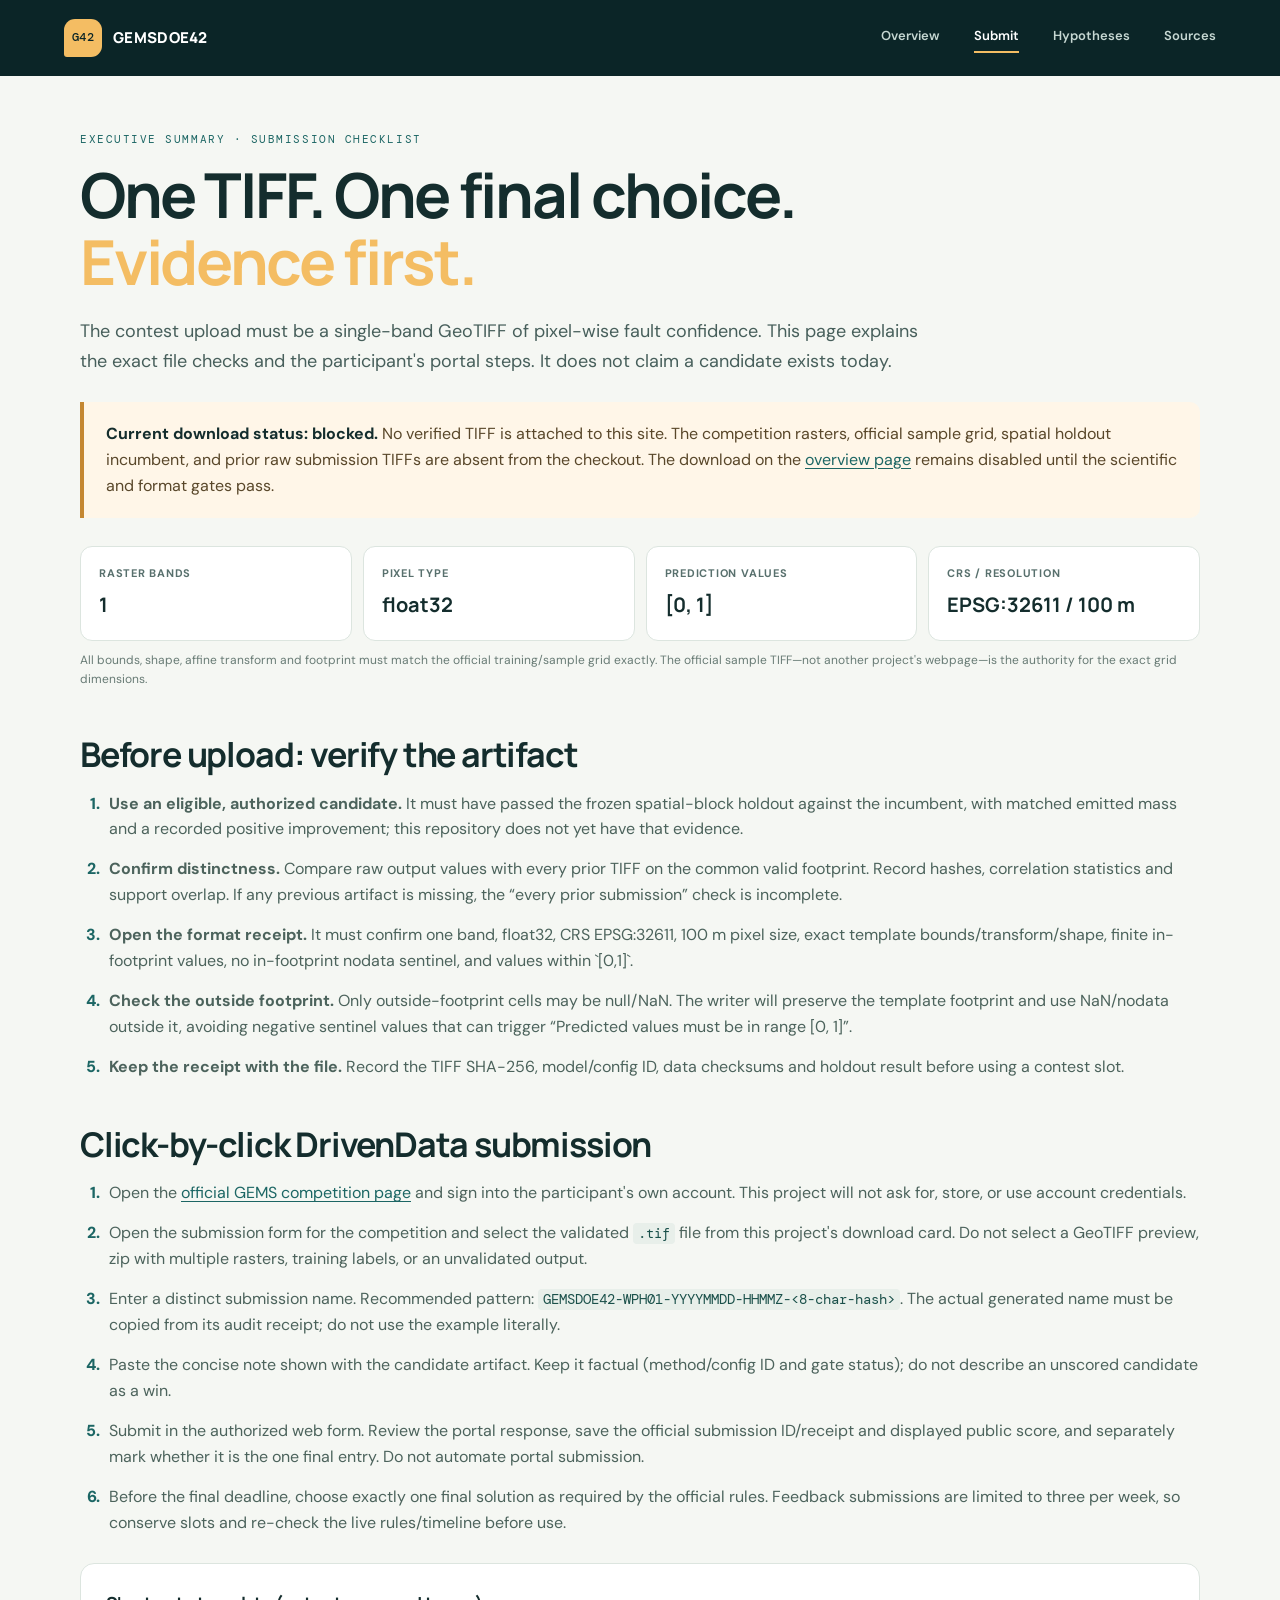
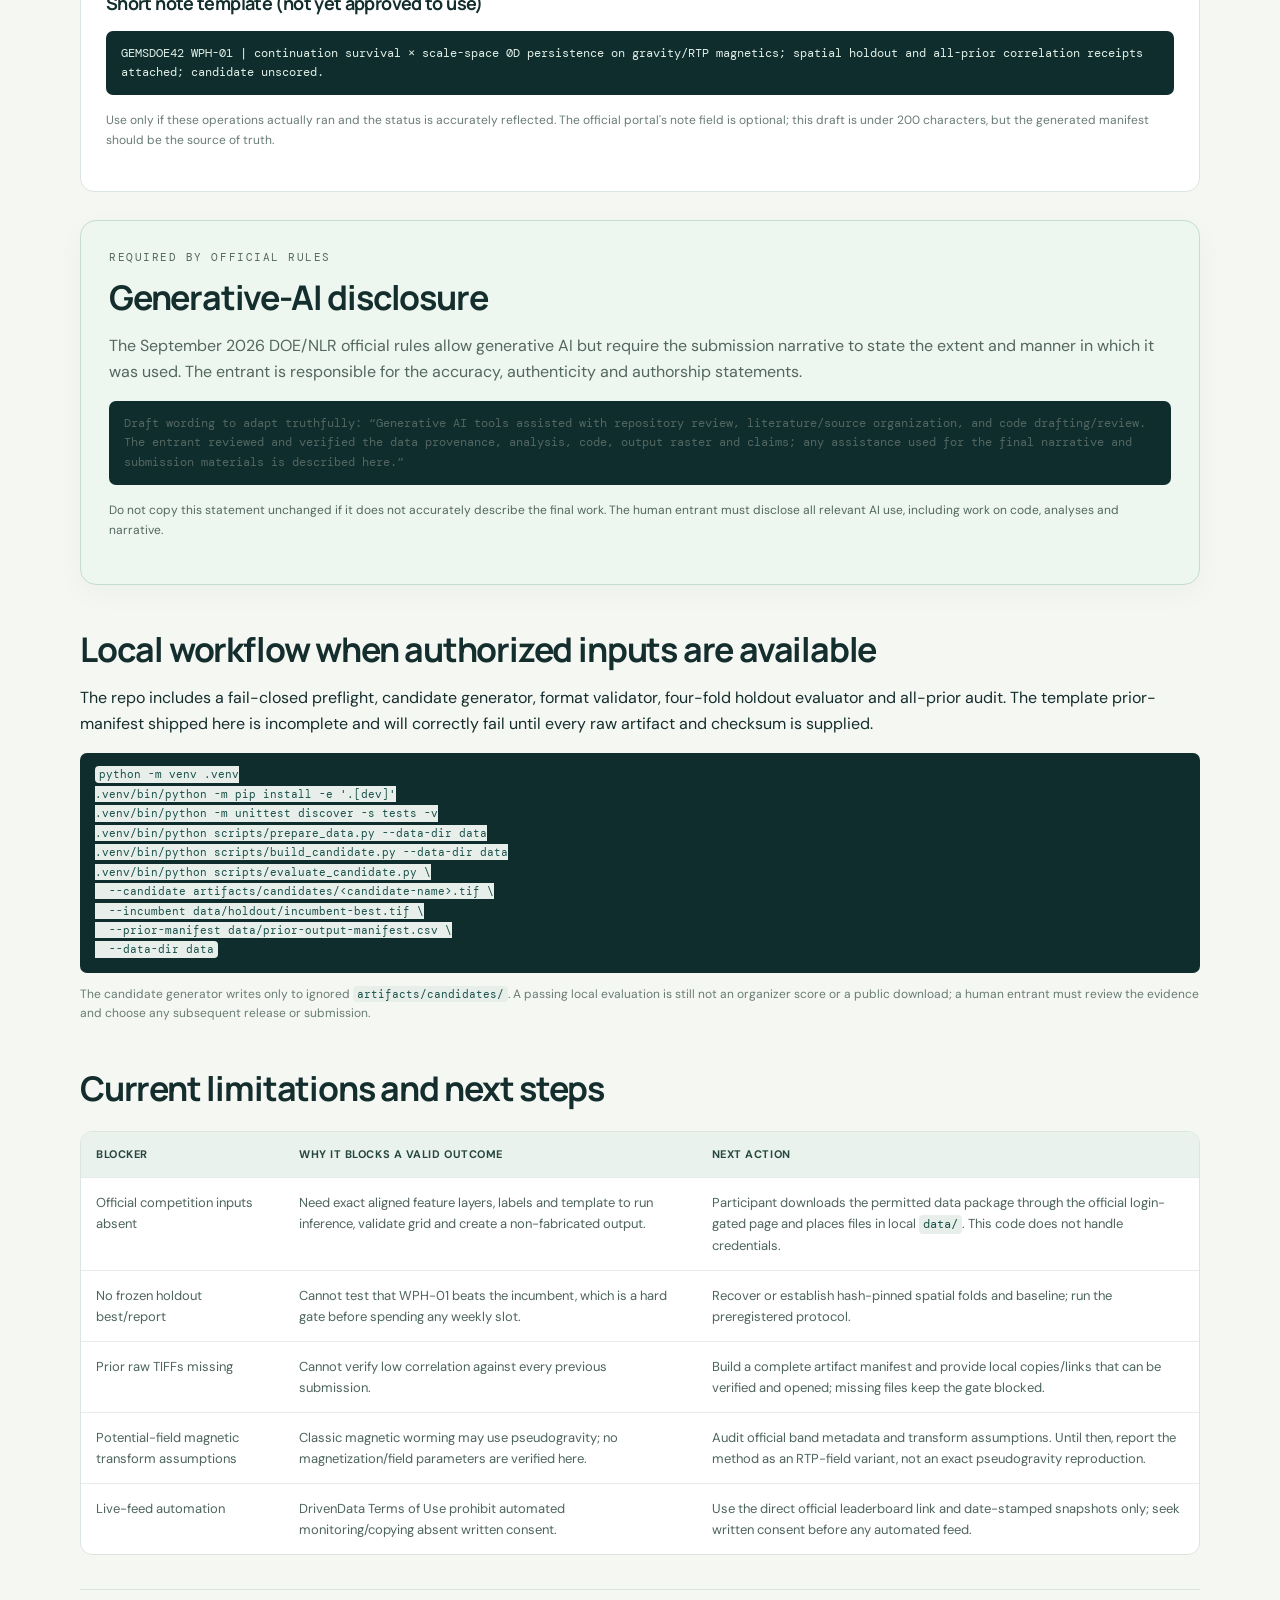
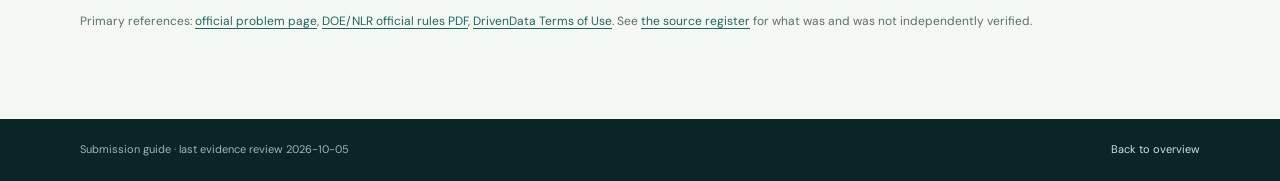
<file: docs/executive-summary.html>
<!doctype html>
<html lang="en">
<head>
  <meta charset="utf-8">
  <meta name="viewport" content="width=device-width, initial-scale=1">
  <meta name="description" content="Step-by-step instructions and validation requirements for submitting a single GeoTIFF to the DOE GEMS Prize.">
  <title>Executive Summary &amp; Submission Guide · GEMSDOE42</title>
  <link rel="stylesheet" href="site.css">
</head>
<body>
  <header class="site-header">
    <a class="brand" href="index.html"><span class="brand-mark">G42</span><span>GEMSDOE42</span></a>
    <nav aria-label="Main navigation">
      <a href="index.html">Overview</a><a aria-current="page" href="executive-summary.html">Submit</a><a href="hypotheses.html">Hypotheses</a><a href="sources.html">Sources</a>
    </nav>
  </header>
  <main class="page-shell">
    <p class="eyebrow">Executive Summary · submission checklist</p>
    <h1>One TIFF. One final choice.<br><em>Evidence first.</em></h1>
    <p class="lead">The contest upload must be a single-band GeoTIFF of pixel-wise fault confidence. This page explains the exact file checks and the participant's portal steps. It does not claim a candidate exists today.</p>

    <div class="callout callout-warning">
      <strong>Current download status: blocked.</strong> No verified TIFF is attached to this site. The competition rasters, official sample grid, spatial holdout incumbent, and prior raw submission TIFFs are absent from the checkout. The download on the <a href="index.html#submission">overview page</a> remains disabled until the scientific and format gates pass.
    </div>

    <section class="summary-grid" aria-label="Submission requirements">
      <div class="summary-tile"><span>Raster bands</span><strong>1</strong></div>
      <div class="summary-tile"><span>Pixel type</span><strong>float32</strong></div>
      <div class="summary-tile"><span>Prediction values</span><strong>[0, 1]</strong></div>
      <div class="summary-tile"><span>CRS / resolution</span><strong>EPSG:32611 / 100 m</strong></div>
    </section>
    <p class="small-note">All bounds, shape, affine transform and footprint must match the official training/sample grid exactly. The official sample TIFF—not another project's webpage—is the authority for the exact grid dimensions.</p>

    <h2>Before upload: verify the artifact</h2>
    <ol class="numbered-list">
      <li><strong>Use an eligible, authorized candidate.</strong> It must have passed the frozen spatial-block holdout against the incumbent, with matched emitted mass and a recorded positive improvement; this repository does not yet have that evidence.</li>
      <li><strong>Confirm distinctness.</strong> Compare raw output values with every prior TIFF on the common valid footprint. Record hashes, correlation statistics and support overlap. If any previous artifact is missing, the “every prior submission” check is incomplete.</li>
      <li><strong>Open the format receipt.</strong> It must confirm one band, float32, CRS EPSG:32611, 100 m pixel size, exact template bounds/transform/shape, finite in-footprint values, no in-footprint nodata sentinel, and values within `[0,1]`.</li>
      <li><strong>Check the outside footprint.</strong> Only outside-footprint cells may be null/NaN. The writer will preserve the template footprint and use NaN/nodata outside it, avoiding negative sentinel values that can trigger “Predicted values must be in range [0, 1]”.</li>
      <li><strong>Keep the receipt with the file.</strong> Record the TIFF SHA-256, model/config ID, data checksums and holdout result before using a contest slot.</li>
    </ol>

    <h2>Click-by-click DrivenData submission</h2>
    <ol class="numbered-list">
      <li>Open the <a href="https://www.drivendata.org/competitions/306/competition-doe-gems/" target="_blank" rel="noopener">official GEMS competition page</a> and sign into the participant's own account. This project will not ask for, store, or use account credentials.</li>
      <li>Open the submission form for the competition and select the validated <code>.tif</code> file from this project's download card. Do not select a GeoTIFF preview, zip with multiple rasters, training labels, or an unvalidated output.</li>
      <li>Enter a distinct submission name. Recommended pattern: <code>GEMSDOE42-WPH01-YYYYMMDD-HHMMZ-&lt;8-char-hash&gt;</code>. The actual generated name must be copied from its audit receipt; do not use the example literally.</li>
      <li>Paste the concise note shown with the candidate artifact. Keep it factual (method/config ID and gate status); do not describe an unscored candidate as a win.</li>
      <li>Submit in the authorized web form. Review the portal response, save the official submission ID/receipt and displayed public score, and separately mark whether it is the one final entry. Do not automate portal submission.</li>
      <li>Before the final deadline, choose exactly one final solution as required by the official rules. Feedback submissions are limited to three per week, so conserve slots and re-check the live rules/timeline before use.</li>
    </ol>

    <div class="note-card">
      <h3>Short note template (not yet approved to use)</h3>
      <p class="code-note">GEMSDOE42 WPH-01 | continuation survival × scale-space 0D persistence on gravity/RTP magnetics; spatial holdout and all-prior correlation receipts attached; candidate unscored.</p>
      <p class="small-note">Use only if these operations actually ran and the status is accurately reflected. The official portal's note field is optional; this draft is under 200 characters, but the generated manifest should be the source of truth.</p>
    </div>

    <section class="panel panel-highlight" id="ai-disclosure">
      <p class="eyebrow">Required by official rules</p>
      <h2>Generative-AI disclosure</h2>
      <p>The September 2026 DOE/NLR official rules allow generative AI but require the submission narrative to state the extent and manner in which it was used. The entrant is responsible for the accuracy, authenticity and authorship statements.</p>
      <p class="code-note">Draft wording to adapt truthfully: “Generative AI tools assisted with repository review, literature/source organization, and code drafting/review. The entrant reviewed and verified the data provenance, analysis, code, output raster and claims; any assistance used for the final narrative and submission materials is described here.”</p>
      <p class="small-note">Do not copy this statement unchanged if it does not accurately describe the final work. The human entrant must disclose all relevant AI use, including work on code, analyses and narrative.</p>
    </section>

    <h2>Local workflow when authorized inputs are available</h2>
    <p>The repo includes a fail-closed preflight, candidate generator, format validator, four-fold holdout evaluator and all-prior audit. The template prior-manifest shipped here is incomplete and will correctly fail until every raw artifact and checksum is supplied.</p>
    <pre class="code-note"><code>python -m venv .venv
.venv/bin/python -m pip install -e '.[dev]'
.venv/bin/python -m unittest discover -s tests -v
.venv/bin/python scripts/prepare_data.py --data-dir data
.venv/bin/python scripts/build_candidate.py --data-dir data
.venv/bin/python scripts/evaluate_candidate.py \
  --candidate artifacts/candidates/&lt;candidate-name&gt;.tif \
  --incumbent data/holdout/incumbent-best.tif \
  --prior-manifest data/prior-output-manifest.csv \
  --data-dir data</code></pre>
    <p class="small-note">The candidate generator writes only to ignored <code>artifacts/candidates/</code>. A passing local evaluation is still not an organizer score or a public download; a human entrant must review the evidence and choose any subsequent release or submission.</p>

    <h2 id="limitations">Current limitations and next steps</h2>
    <div class="table-wrap">
      <table><thead><tr><th>Blocker</th><th>Why it blocks a valid outcome</th><th>Next action</th></tr></thead>
      <tbody>
        <tr><td>Official competition inputs absent</td><td>Need exact aligned feature layers, labels and template to run inference, validate grid and create a non-fabricated output.</td><td>Participant downloads the permitted data package through the official login-gated page and places files in local <code>data/</code>. This code does not handle credentials.</td></tr>
        <tr><td>No frozen holdout best/report</td><td>Cannot test that WPH-01 beats the incumbent, which is a hard gate before spending any weekly slot.</td><td>Recover or establish hash-pinned spatial folds and baseline; run the preregistered protocol.</td></tr>
        <tr><td>Prior raw TIFFs missing</td><td>Cannot verify low correlation against every previous submission.</td><td>Build a complete artifact manifest and provide local copies/links that can be verified and opened; missing files keep the gate blocked.</td></tr>
        <tr><td>Potential-field magnetic transform assumptions</td><td>Classic magnetic worming may use pseudogravity; no magnetization/field parameters are verified here.</td><td>Audit official band metadata and transform assumptions. Until then, report the method as an RTP-field variant, not an exact pseudogravity reproduction.</td></tr>
        <tr><td>Live-feed automation</td><td>DrivenData Terms of Use prohibit automated monitoring/copying absent written consent.</td><td>Use the direct official leaderboard link and date-stamped snapshots only; seek written consent before any automated feed.</td></tr>
      </tbody></table>
    </div>

    <p class="source-note">Primary references: <a href="https://www.drivendata.org/competitions/306/competition-doe-gems/page/967/">official problem page</a>, <a href="https://docs.nlr.gov/docs/fy26osti/96647.pdf">DOE/NLR official rules PDF</a>, <a href="https://www.drivendata.org/termsofuse/">DrivenData Terms of Use</a>. See <a href="sources.html">the source register</a> for what was and was not independently verified.</p>
  </main>
  <footer class="site-footer"><span>Submission guide · last evidence review 2026-10-05</span><a href="index.html">Back to overview</a></footer>
</body>
</html>
</file>
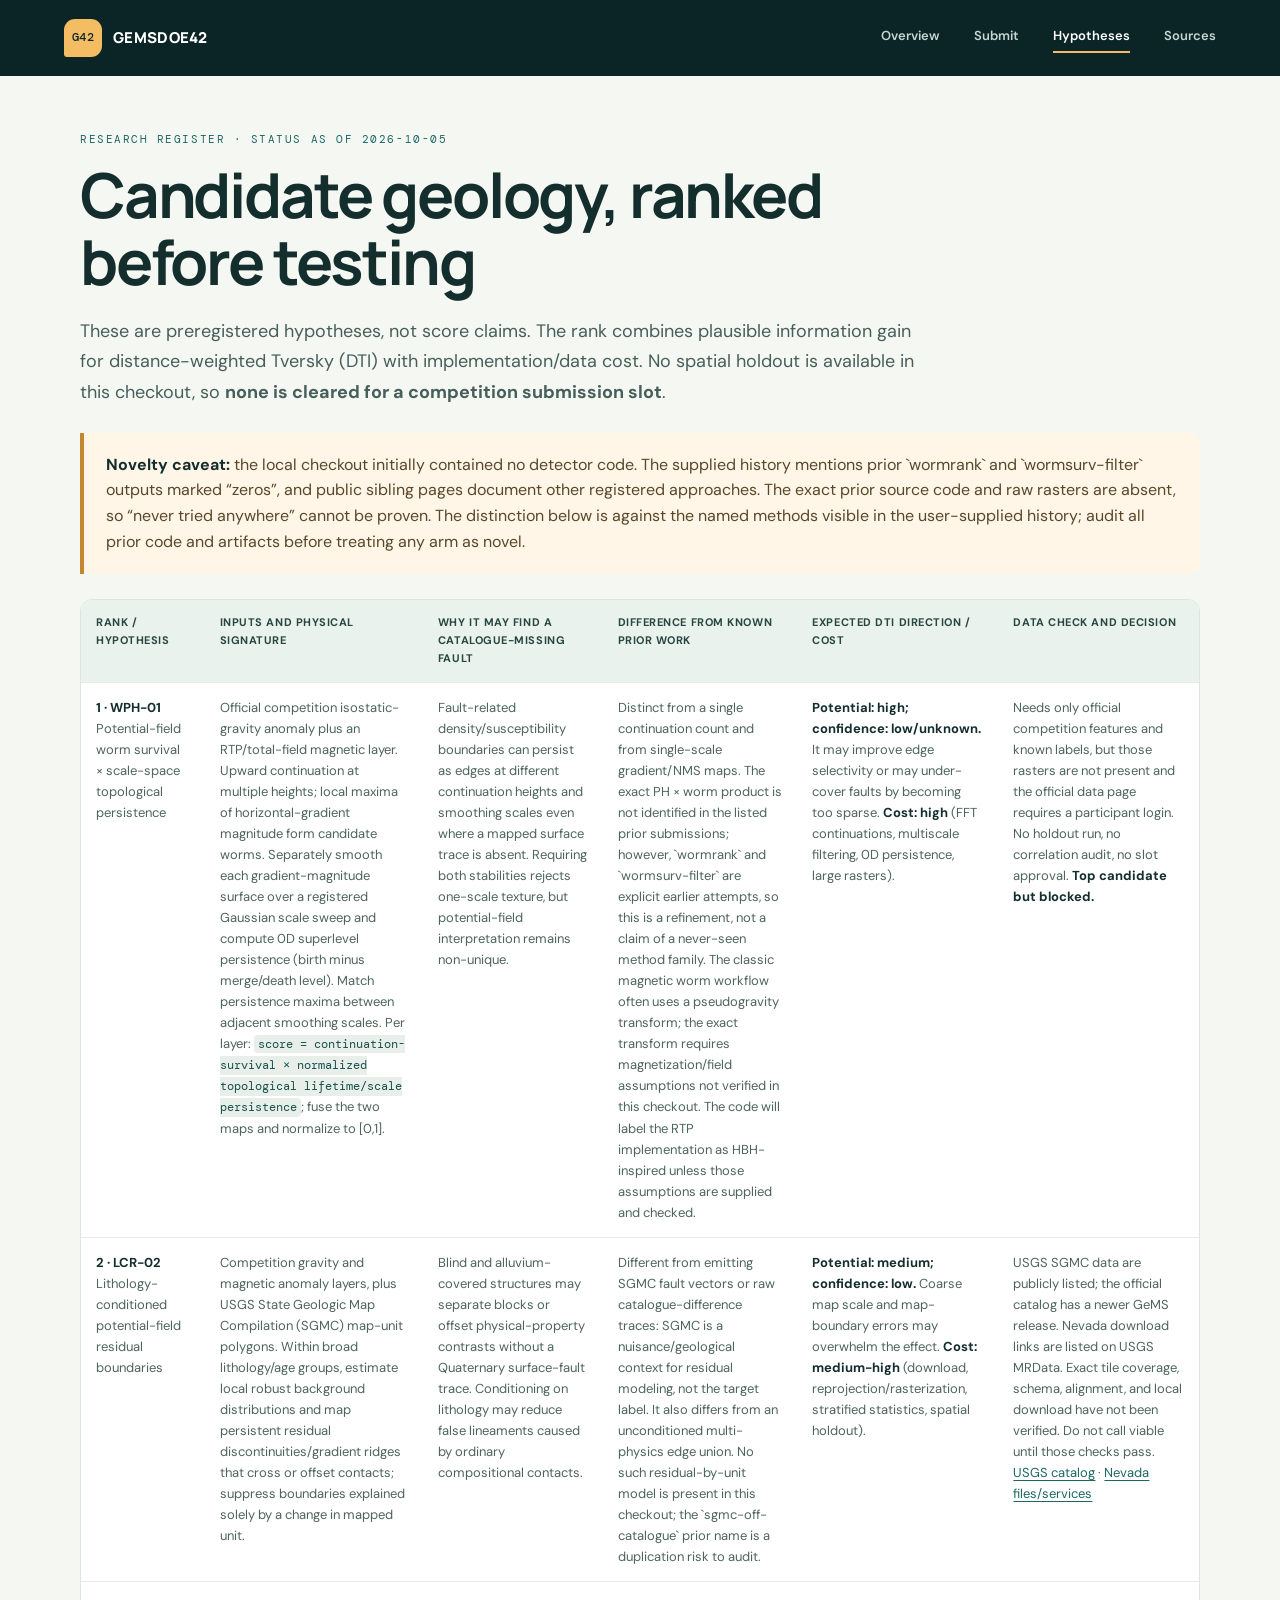
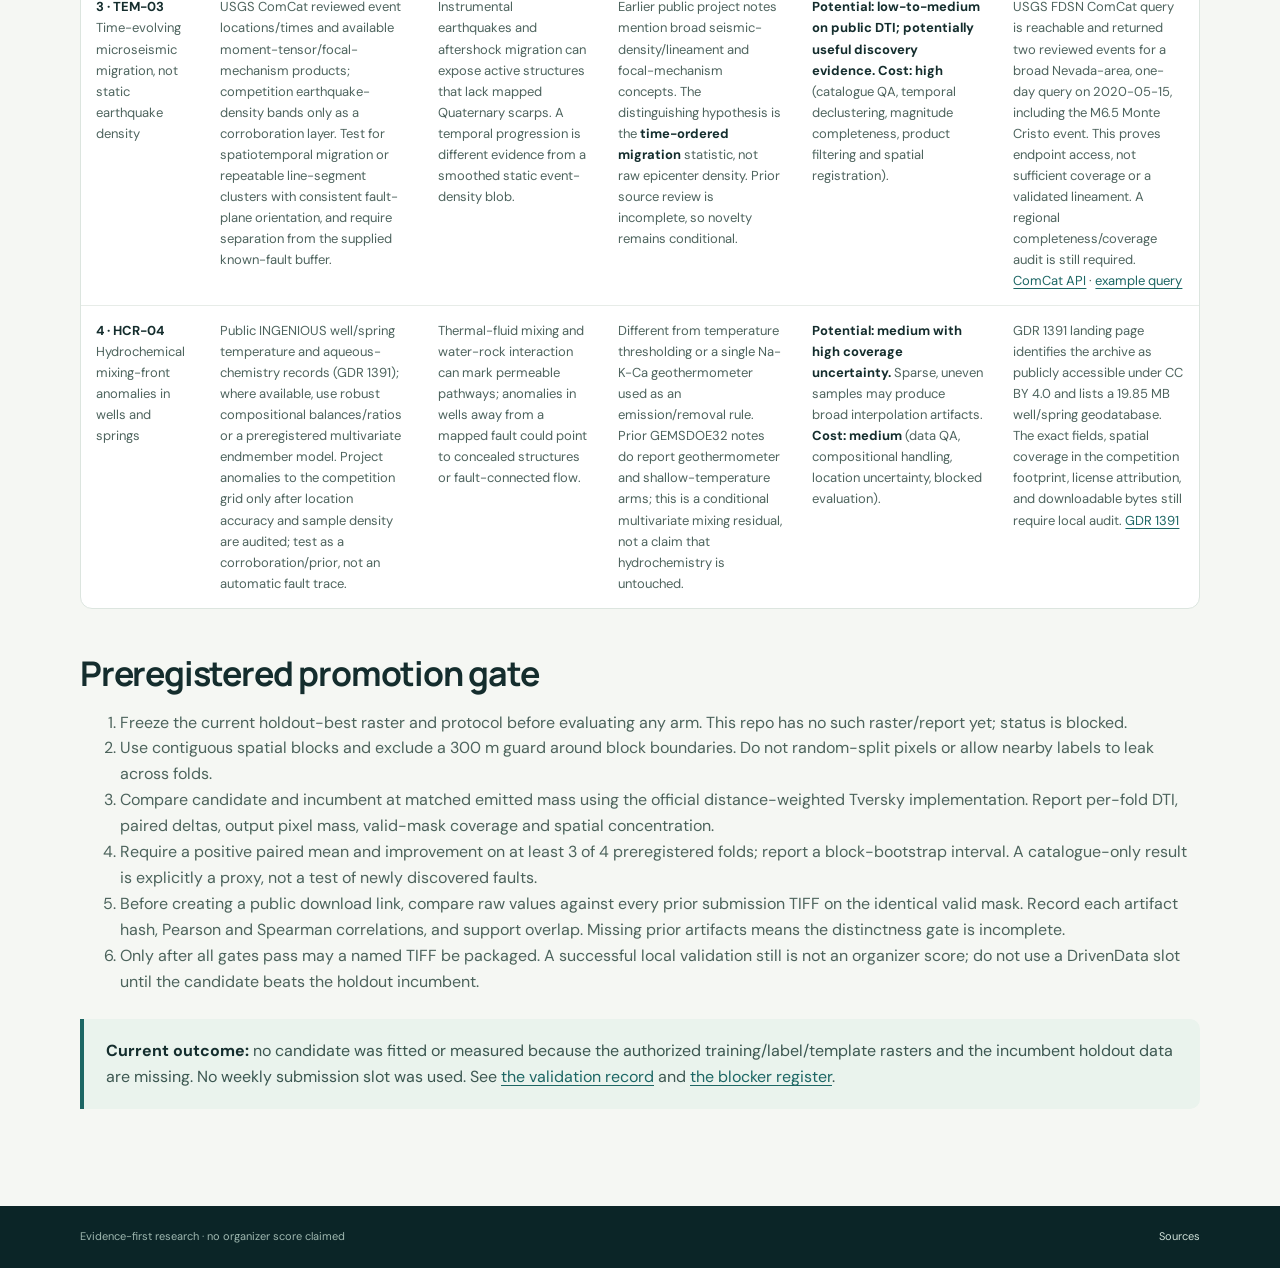
<file: docs/hypotheses.html>
<!doctype html>
<html lang="en">
<head>
  <meta charset="utf-8">
  <meta name="viewport" content="width=device-width, initial-scale=1">
  <meta name="description" content="Ranked, evidence-labeled hypotheses for detecting previously unmapped faults in the DOE GEMS region.">
  <title>Hypotheses · GEMSDOE42</title>
  <link rel="stylesheet" href="site.css">
</head>
<body>
  <header class="site-header">
    <a class="brand" href="index.html"><span class="brand-mark">G42</span><span>GEMSDOE42</span></a>
    <nav aria-label="Main navigation">
      <a href="index.html">Overview</a><a href="executive-summary.html">Submit</a><a aria-current="page" href="hypotheses.html">Hypotheses</a><a href="sources.html">Sources</a>
    </nav>
  </header>
  <main class="page-shell">
    <p class="eyebrow">Research register · status as of 2026-10-05</p>
    <h1>Candidate geology, ranked before testing</h1>
    <p class="lead">These are preregistered hypotheses, not score claims. The rank combines plausible information gain for distance-weighted Tversky (DTI) with implementation/data cost. No spatial holdout is available in this checkout, so <strong>none is cleared for a competition submission slot</strong>.</p>

    <div class="callout callout-warning">
      <strong>Novelty caveat:</strong> the local checkout initially contained no detector code. The supplied history mentions prior `wormrank` and `wormsurv-filter` outputs marked “zeros”, and public sibling pages document other registered approaches. The exact prior source code and raw rasters are absent, so “never tried anywhere” cannot be proven. The distinction below is against the named methods visible in the user-supplied history; audit all prior code and artifacts before treating any arm as novel.
    </div>

    <div class="table-wrap">
      <table>
        <thead><tr><th>Rank / hypothesis</th><th>Inputs and physical signature</th><th>Why it may find a catalogue-missing fault</th><th>Difference from known prior work</th><th>Expected DTI direction / cost</th><th>Data check and decision</th></tr></thead>
        <tbody>
          <tr>
            <td><strong>1 · WPH-01</strong><br>Potential-field worm survival × scale-space topological persistence</td>
            <td>Official competition isostatic-gravity anomaly plus an RTP/total-field magnetic layer. Upward continuation at multiple heights; local maxima of horizontal-gradient magnitude form candidate worms. Separately smooth each gradient-magnitude surface over a registered Gaussian scale sweep and compute 0D superlevel persistence (birth minus merge/death level). Match persistence maxima between adjacent smoothing scales. Per layer: <code>score = continuation-survival × normalized topological lifetime/scale persistence</code>; fuse the two maps and normalize to [0,1].</td>
            <td>Fault-related density/susceptibility boundaries can persist as edges at different continuation heights and smoothing scales even where a mapped surface trace is absent. Requiring both stabilities rejects one-scale texture, but potential-field interpretation remains non-unique.</td>
            <td>Distinct from a single continuation count and from single-scale gradient/NMS maps. The exact PH × worm product is not identified in the listed prior submissions; however, `wormrank` and `wormsurv-filter` are explicit earlier attempts, so this is a refinement, not a claim of a never-seen method family. The classic magnetic worm workflow often uses a pseudogravity transform; the exact transform requires magnetization/field assumptions not verified in this checkout. The code will label the RTP implementation as HBH-inspired unless those assumptions are supplied and checked.</td>
            <td><strong>Potential: high; confidence: low/unknown.</strong> It may improve edge selectivity or may under-cover faults by becoming too sparse. <strong>Cost: high</strong> (FFT continuations, multiscale filtering, 0D persistence, large rasters).</td>
            <td>Needs only official competition features and known labels, but those rasters are not present and the official data page requires a participant login. No holdout run, no correlation audit, no slot approval. <strong>Top candidate but blocked.</strong></td>
          </tr>
          <tr>
            <td><strong>2 · LCR-02</strong><br>Lithology-conditioned potential-field residual boundaries</td>
            <td>Competition gravity and magnetic anomaly layers, plus USGS State Geologic Map Compilation (SGMC) map-unit polygons. Within broad lithology/age groups, estimate local robust background distributions and map persistent residual discontinuities/gradient ridges that cross or offset contacts; suppress boundaries explained solely by a change in mapped unit.</td>
            <td>Blind and alluvium-covered structures may separate blocks or offset physical-property contrasts without a Quaternary surface-fault trace. Conditioning on lithology may reduce false lineaments caused by ordinary compositional contacts.</td>
            <td>Different from emitting SGMC fault vectors or raw catalogue-difference traces: SGMC is a nuisance/geological context for residual modeling, not the target label. It also differs from an unconditioned multi-physics edge union. No such residual-by-unit model is present in this checkout; the `sgmc-off-catalogue` prior name is a duplication risk to audit.</td>
            <td><strong>Potential: medium; confidence: low.</strong> Coarse map scale and map-boundary errors may overwhelm the effect. <strong>Cost: medium-high</strong> (download, reprojection/rasterization, stratified statistics, spatial holdout).</td>
            <td>USGS SGMC data are publicly listed; the official catalog has a newer GeMS release. Nevada download links are listed on USGS MRData. Exact tile coverage, schema, alignment, and local download have not been verified. Do not call viable until those checks pass. <a href="https://data.usgs.gov/datacatalog/data/USGS:a3d298d7-3b4f-45aa-92c1-72dedb292af2">USGS catalog</a> · <a href="https://mrdata.usgs.gov/geology/state/state.php?state=NV">Nevada files/services</a></td>
          </tr>
          <tr>
            <td><strong>3 · TEM-03</strong><br>Time-evolving microseismic migration, not static earthquake density</td>
            <td>USGS ComCat reviewed event locations/times and available moment-tensor/focal-mechanism products; competition earthquake-density bands only as a corroboration layer. Test for spatiotemporal migration or repeatable line-segment clusters with consistent fault-plane orientation, and require separation from the supplied known-fault buffer.</td>
            <td>Instrumental earthquakes and aftershock migration can expose active structures that lack mapped Quaternary scarps. A temporal progression is different evidence from a smoothed static event-density blob.</td>
            <td>Earlier public project notes mention broad seismic-density/lineament and focal-mechanism concepts. The distinguishing hypothesis is the <strong>time-ordered migration</strong> statistic, not raw epicenter density. Prior source review is incomplete, so novelty remains conditional.</td>
            <td><strong>Potential: low-to-medium on public DTI; potentially useful discovery evidence.</strong> <strong>Cost: high</strong> (catalogue QA, temporal declustering, magnitude completeness, product filtering and spatial registration).</td>
            <td>USGS FDSN ComCat query is reachable and returned two reviewed events for a broad Nevada-area, one-day query on 2020-05-15, including the M6.5 Monte Cristo event. This proves endpoint access, not sufficient coverage or a validated lineament. A regional completeness/coverage audit is still required. <a href="https://earthquake.usgs.gov/fdsnws/event/1/">ComCat API</a> · <a href="https://earthquake.usgs.gov/fdsnws/event/1/query?format=geojson&amp;starttime=2020-05-15T00:00:00&amp;endtime=2020-05-16T00:00:00&amp;minmagnitude=5&amp;minlatitude=35&amp;maxlatitude=42&amp;minlongitude=-120&amp;maxlongitude=-115">example query</a></td>
          </tr>
          <tr>
            <td><strong>4 · HCR-04</strong><br>Hydrochemical mixing-front anomalies in wells and springs</td>
            <td>Public INGENIOUS well/spring temperature and aqueous-chemistry records (GDR 1391); where available, use robust compositional balances/ratios or a preregistered multivariate endmember model. Project anomalies to the competition grid only after location accuracy and sample density are audited; test as a corroboration/prior, not an automatic fault trace.</td>
            <td>Thermal-fluid mixing and water-rock interaction can mark permeable pathways; anomalies in wells away from a mapped fault could point to concealed structures or fault-connected flow.</td>
            <td>Different from temperature thresholding or a single Na-K-Ca geothermometer used as an emission/removal rule. Prior GEMSDOE32 notes do report geothermometer and shallow-temperature arms; this is a conditional multivariate mixing residual, not a claim that hydrochemistry is untouched.</td>
            <td><strong>Potential: medium with high coverage uncertainty.</strong> Sparse, uneven samples may produce broad interpolation artifacts. <strong>Cost: medium</strong> (data QA, compositional handling, location uncertainty, blocked evaluation).</td>
            <td>GDR 1391 landing page identifies the archive as publicly accessible under CC BY 4.0 and lists a 19.85 MB well/spring geodatabase. The exact fields, spatial coverage in the competition footprint, license attribution, and downloadable bytes still require local audit. <a href="https://gdr.openei.org/submissions/1391">GDR 1391</a></td>
          </tr>
        </tbody>
      </table>
    </div>

    <h2>Preregistered promotion gate</h2>
    <ol>
      <li>Freeze the current holdout-best raster and protocol before evaluating any arm. This repo has no such raster/report yet; status is blocked.</li>
      <li>Use contiguous spatial blocks and exclude a 300 m guard around block boundaries. Do not random-split pixels or allow nearby labels to leak across folds.</li>
      <li>Compare candidate and incumbent at matched emitted mass using the official distance-weighted Tversky implementation. Report per-fold DTI, paired deltas, output pixel mass, valid-mask coverage and spatial concentration.</li>
      <li>Require a positive paired mean and improvement on at least 3 of 4 preregistered folds; report a block-bootstrap interval. A catalogue-only result is explicitly a proxy, not a test of newly discovered faults.</li>
      <li>Before creating a public download link, compare raw values against every prior submission TIFF on the identical valid mask. Record each artifact hash, Pearson and Spearman correlations, and support overlap. Missing prior artifacts means the distinctness gate is incomplete.</li>
      <li>Only after all gates pass may a named TIFF be packaged. A successful local validation still is not an organizer score; do not use a DrivenData slot until the candidate beats the holdout incumbent.</li>
    </ol>

    <div class="callout">
      <strong>Current outcome:</strong> no candidate was fitted or measured because the authorized training/label/template rasters and the incumbent holdout data are missing. No weekly submission slot was used. See <a href="research/validation.html">the validation record</a> and <a href="irregularities.html">the blocker register</a>.
    </div>
  </main>
  <footer class="site-footer"><span>Evidence-first research · no organizer score claimed</span><a href="sources.html">Sources</a></footer>
</body>
</html>
</file>
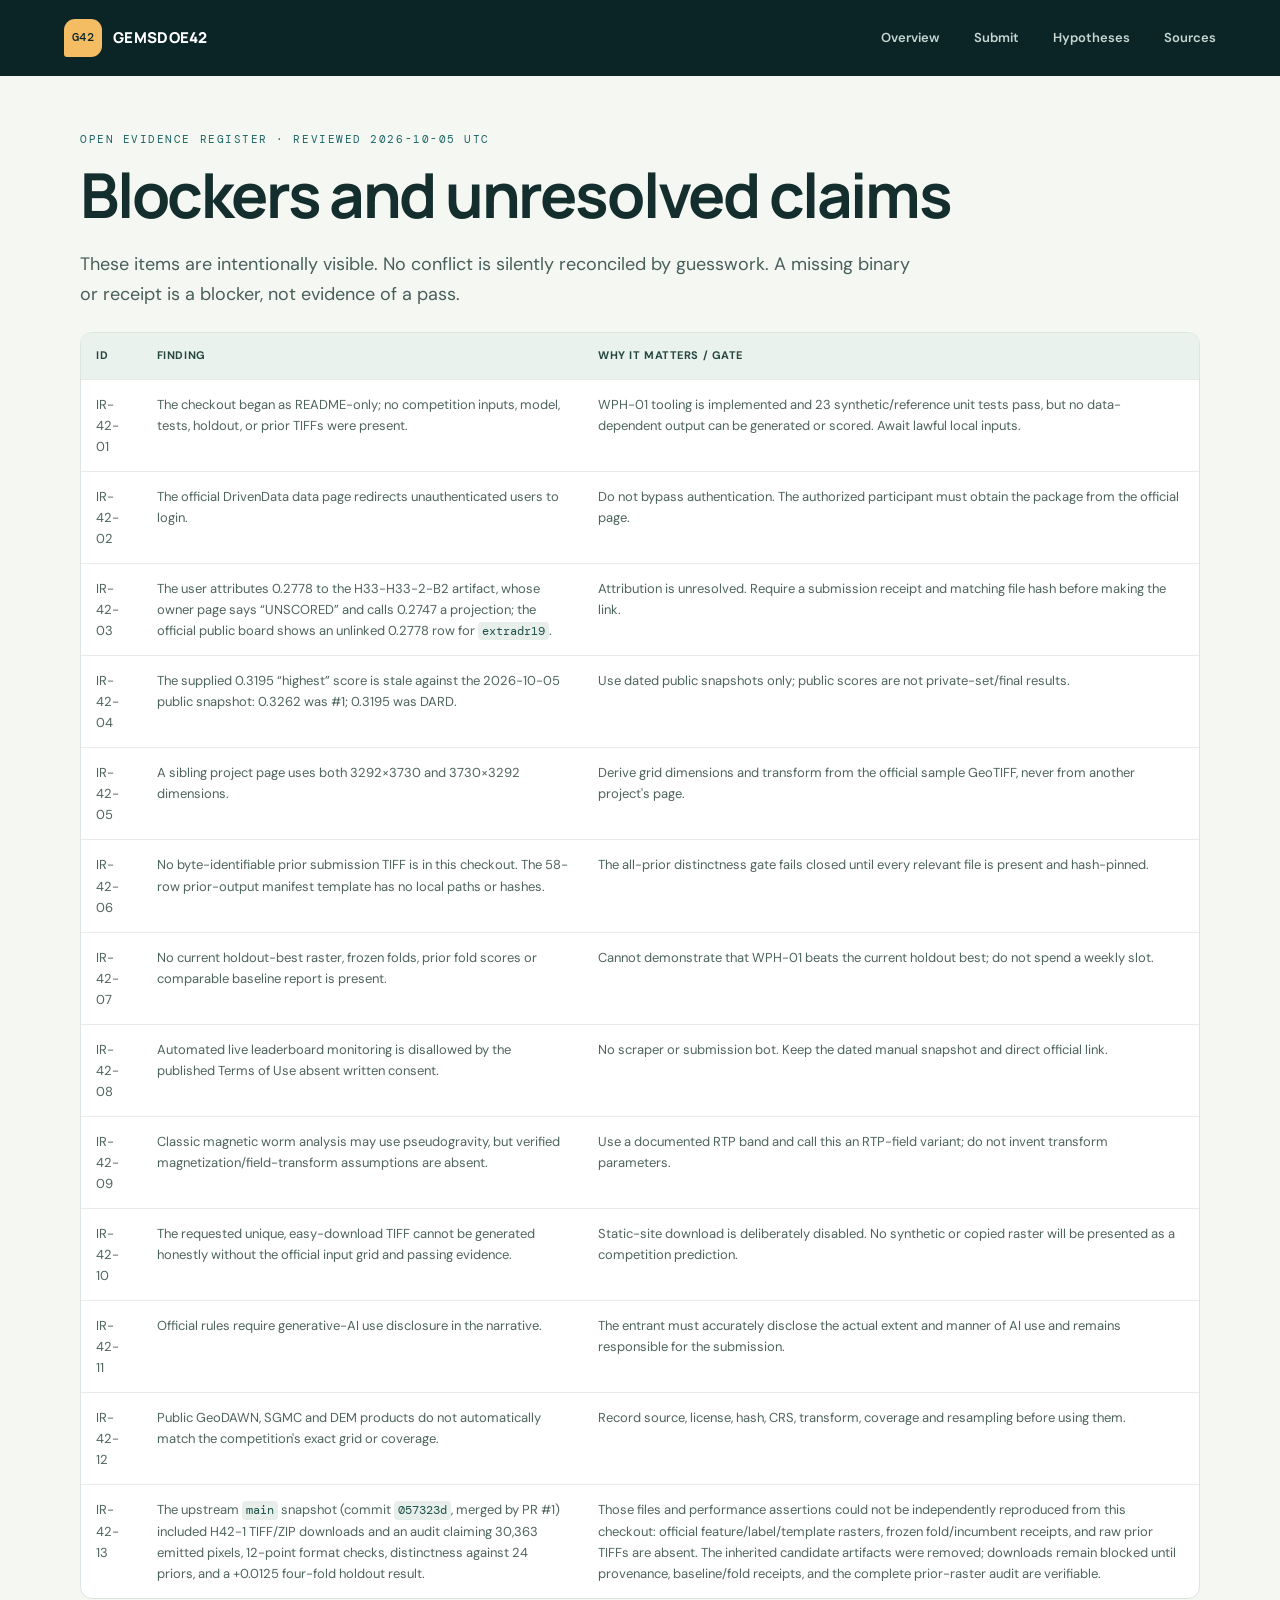
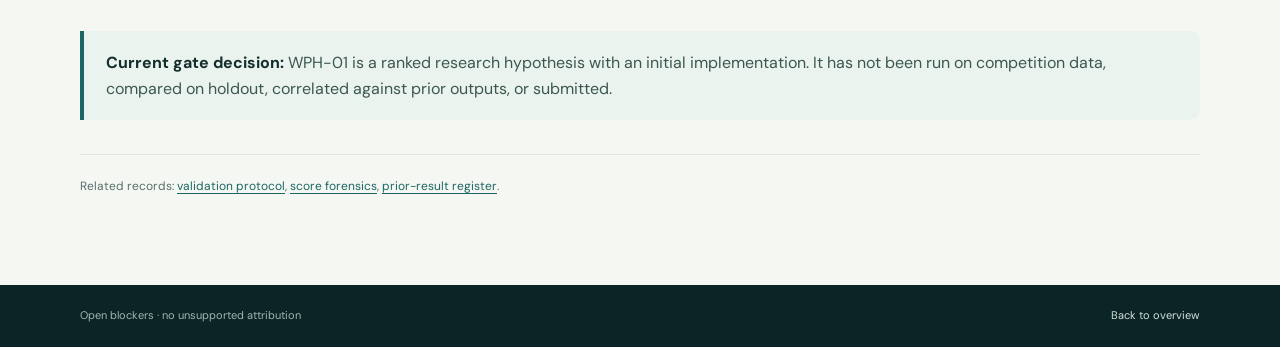
<file: docs/irregularities.html>
<!doctype html>
<html lang="en">
<head>
  <meta charset="utf-8">
  <meta name="viewport" content="width=device-width, initial-scale=1">
  <meta name="description" content="Open blockers, evidence conflicts and project risks for the GEMSDOE42 research workflow.">
  <title>Irregularities &amp; blockers · GEMSDOE42</title>
  <link rel="stylesheet" href="site.css">
</head>
<body>
  <header class="site-header">
    <a class="brand" href="index.html"><span class="brand-mark">G42</span><span>GEMSDOE42</span></a>
    <nav aria-label="Main navigation">
      <a href="index.html">Overview</a><a href="executive-summary.html">Submit</a><a href="hypotheses.html">Hypotheses</a><a href="sources.html">Sources</a>
    </nav>
  </header>
  <main class="page-shell">
    <p class="eyebrow">Open evidence register · reviewed 2026-10-05 UTC</p>
    <h1>Blockers and unresolved claims</h1>
    <p class="lead">These items are intentionally visible. No conflict is silently reconciled by guesswork. A missing binary or receipt is a blocker, not evidence of a pass.</p>
    <div class="table-wrap">
      <table>
        <thead><tr><th>ID</th><th>Finding</th><th>Why it matters / gate</th></tr></thead>
        <tbody>
          <tr><td>IR-42-01</td><td>The checkout began as README-only; no competition inputs, model, tests, holdout, or prior TIFFs were present.</td><td>WPH-01 tooling is implemented and 23 synthetic/reference unit tests pass, but no data-dependent output can be generated or scored. Await lawful local inputs.</td></tr>
          <tr><td>IR-42-02</td><td>The official DrivenData data page redirects unauthenticated users to login.</td><td>Do not bypass authentication. The authorized participant must obtain the package from the official page.</td></tr>
          <tr><td>IR-42-03</td><td>The user attributes 0.2778 to the H33-H33-2-B2 artifact, whose owner page says “UNSCORED” and calls 0.2747 a projection; the official public board shows an unlinked 0.2778 row for <code>extradr19</code>.</td><td>Attribution is unresolved. Require a submission receipt and matching file hash before making the link.</td></tr>
          <tr><td>IR-42-04</td><td>The supplied 0.3195 “highest” score is stale against the 2026-10-05 public snapshot: 0.3262 was #1; 0.3195 was DARD.</td><td>Use dated public snapshots only; public scores are not private-set/final results.</td></tr>
          <tr><td>IR-42-05</td><td>A sibling project page uses both 3292×3730 and 3730×3292 dimensions.</td><td>Derive grid dimensions and transform from the official sample GeoTIFF, never from another project's page.</td></tr>
          <tr><td>IR-42-06</td><td>No byte-identifiable prior submission TIFF is in this checkout. The 58-row prior-output manifest template has no local paths or hashes.</td><td>The all-prior distinctness gate fails closed until every relevant file is present and hash-pinned.</td></tr>
          <tr><td>IR-42-07</td><td>No current holdout-best raster, frozen folds, prior fold scores or comparable baseline report is present.</td><td>Cannot demonstrate that WPH-01 beats the current holdout best; do not spend a weekly slot.</td></tr>
          <tr><td>IR-42-08</td><td>Automated live leaderboard monitoring is disallowed by the published Terms of Use absent written consent.</td><td>No scraper or submission bot. Keep the dated manual snapshot and direct official link.</td></tr>
          <tr><td>IR-42-09</td><td>Classic magnetic worm analysis may use pseudogravity, but verified magnetization/field-transform assumptions are absent.</td><td>Use a documented RTP band and call this an RTP-field variant; do not invent transform parameters.</td></tr>
          <tr><td>IR-42-10</td><td>The requested unique, easy-download TIFF cannot be generated honestly without the official input grid and passing evidence.</td><td>Static-site download is deliberately disabled. No synthetic or copied raster will be presented as a competition prediction.</td></tr>
          <tr><td>IR-42-11</td><td>Official rules require generative-AI use disclosure in the narrative.</td><td>The entrant must accurately disclose the actual extent and manner of AI use and remains responsible for the submission.</td></tr>
          <tr><td>IR-42-12</td><td>Public GeoDAWN, SGMC and DEM products do not automatically match the competition's exact grid or coverage.</td><td>Record source, license, hash, CRS, transform, coverage and resampling before using them.</td></tr>
          <tr><td>IR-42-13</td><td>The upstream <code>main</code> snapshot (commit <code>057323d</code>, merged by PR #1) included H42-1 TIFF/ZIP downloads and an audit claiming 30,363 emitted pixels, 12-point format checks, distinctness against 24 priors, and a +0.0125 four-fold holdout result.</td><td>Those files and performance assertions could not be independently reproduced from this checkout: official feature/label/template rasters, frozen fold/incumbent receipts, and raw prior TIFFs are absent. The inherited candidate artifacts were removed; downloads remain blocked until provenance, baseline/fold receipts, and the complete prior-raster audit are verifiable.</td></tr>
        </tbody>
      </table>
    </div>
    <div class="callout"><strong>Current gate decision:</strong> WPH-01 is a ranked research hypothesis with an initial implementation. It has not been run on competition data, compared on holdout, correlated against prior outputs, or submitted.</div>
    <p class="source-note">Related records: <a href="research/validation.html">validation protocol</a>, <a href="research/score-forensics.html">score forensics</a>, <a href="prior-results.csv">prior-result register</a>.</p>
  </main>
  <footer class="site-footer"><span>Open blockers · no unsupported attribution</span><a href="index.html">Back to overview</a></footer>
</body>
</html>
</file>
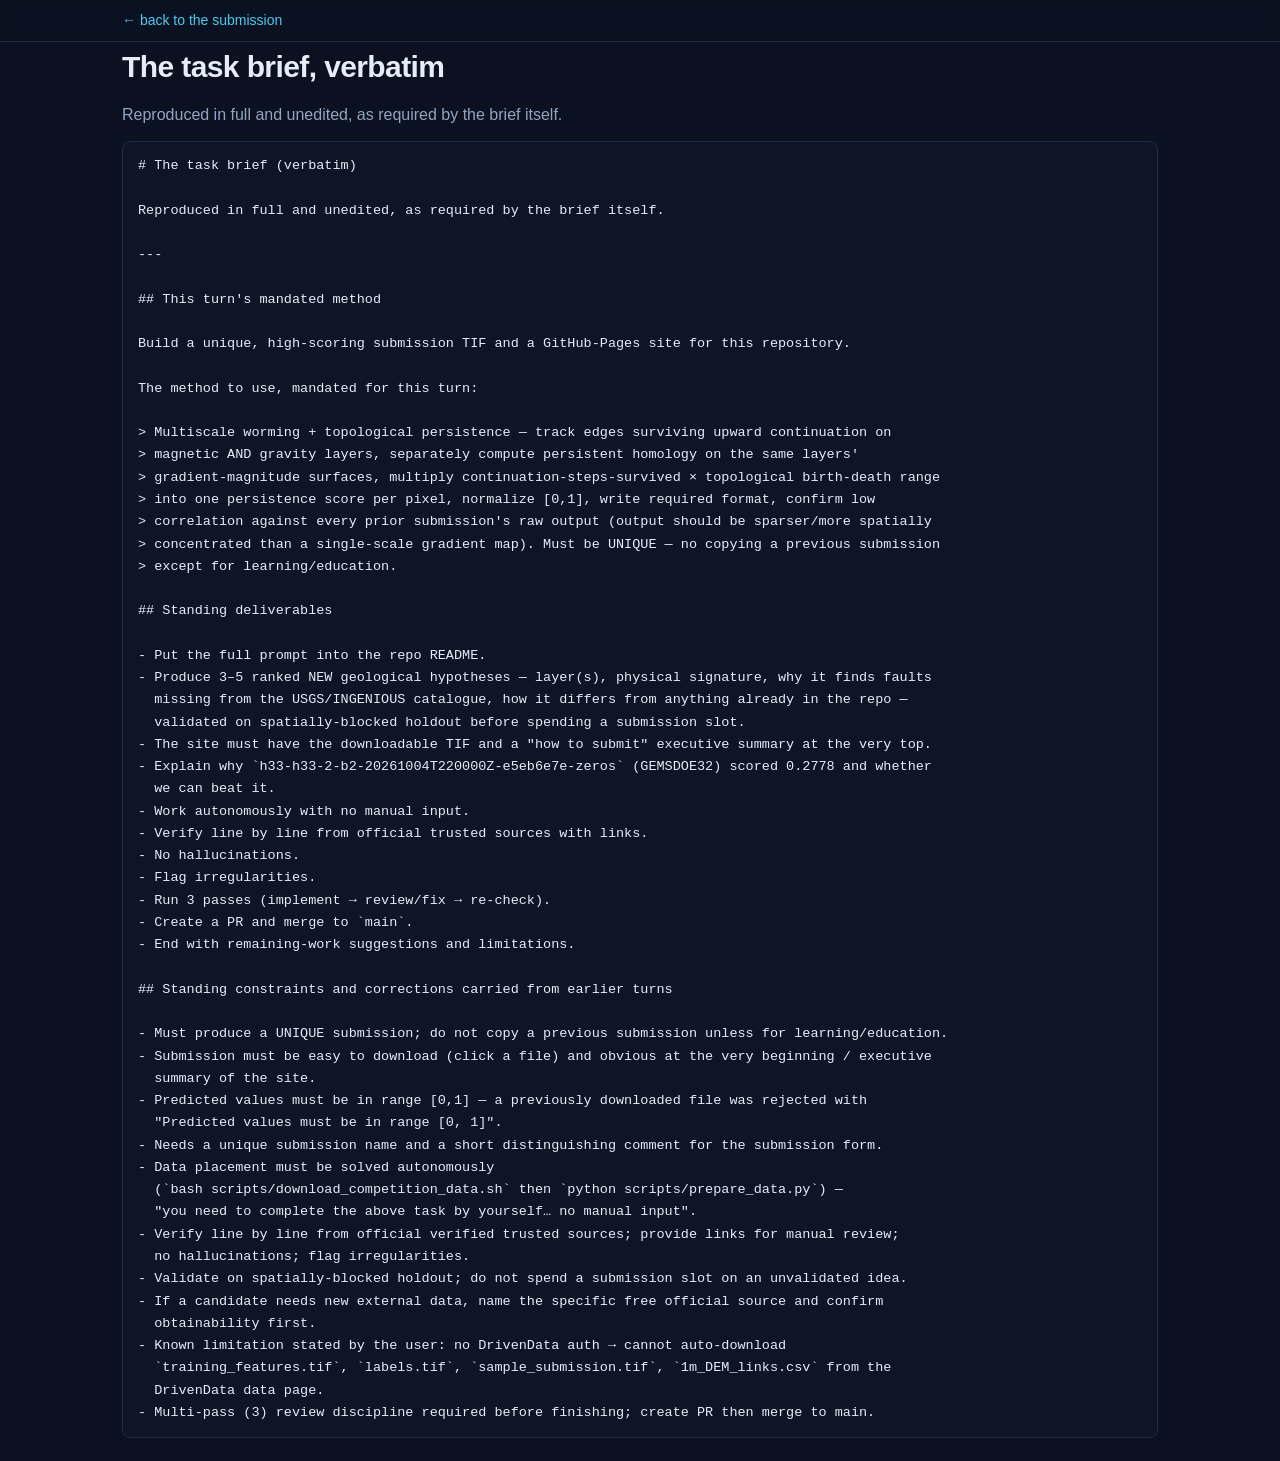
<file: docs/prompt.html>
<!doctype html>
<html lang="en"><head><meta charset="utf-8">
<meta name="viewport" content="width=device-width,initial-scale=1">
<title>The task brief &mdash; GEMSDOE42</title><style>
:root{--bg:#0b1120;--panel:#111a2e;--line:#1e2a44;--ink:#e6edf7;--dim:#93a4c3;--acc:#4cc9f0;
--ok:#3ddc97;--warn:#ffb020;--bad:#ff5d73;--code:#0d1526}
*{box-sizing:border-box}
body{margin:0;background:var(--bg);color:var(--ink);
font:16px/1.65 -apple-system,BlinkMacSystemFont,"Segoe UI",Roboto,Helvetica,Arial,sans-serif}
a{color:var(--acc);text-decoration:none}a:hover{text-decoration:underline}
.wrap{max-width:1080px;margin:0 auto;padding:0 22px}
header{padding:34px 0 18px;border-bottom:1px solid var(--line)}
h1{font-size:30px;margin:0 0 6px;letter-spacing:-.02em}
h2{font-size:23px;margin:44px 0 10px;padding-top:14px;border-top:1px solid var(--line);
letter-spacing:-.01em}
h3{font-size:17px;margin:24px 0 6px;color:#cfe0ff}
p{margin:10px 0}code{background:var(--code);padding:2px 5px;border-radius:4px;font-size:13.5px;
font-family:ui-monospace,SFMono-Regular,Menlo,Consolas,monospace}
pre{background:var(--code);padding:13px 15px;border-radius:8px;overflow-x:auto;font-size:13px;
border:1px solid var(--line)}pre code{background:none;padding:0}
.sub{color:var(--dim);font-size:14px;margin-top:4px}
nav{position:sticky;top:0;background:rgba(11,17,32,.94);backdrop-filter:blur(6px);
border-bottom:1px solid var(--line);padding:9px 0;z-index:9;font-size:14px}
nav a{margin-right:15px;white-space:nowrap}
.card{background:var(--panel);border:1px solid var(--line);border-radius:12px;padding:18px 20px;
margin:14px 0}
.hero{background:linear-gradient(135deg,#12203c,#0f1a30);border:1px solid #27406e;border-radius:14px;
padding:24px;margin:18px 0}
.dl{display:inline-block;background:var(--ok);color:#062b1c;font-weight:700;padding:13px 22px;
border-radius:9px;margin:8px 10px 8px 0;font-size:16px}
.dl:hover{text-decoration:none;filter:brightness(1.08)}
.dl.sec{background:#2a3a5c;color:var(--ink)}
table{border-collapse:collapse;width:100%;margin:12px 0;font-size:14px}
th,td{border:1px solid var(--line);padding:7px 9px;text-align:left;vertical-align:top}
th{background:#152039;font-weight:600}
tr:nth-child(even) td{background:#0e1729}
.ok{color:var(--ok)}.warn{color:var(--warn)}.bad{color:var(--bad)}.dim{color:var(--dim)}
.kv{display:grid;grid-template-columns:230px 1fr;gap:5px 16px;font-size:14.5px;margin:10px 0}
.kv div:nth-child(odd){color:var(--dim)}
.box{border-left:3px solid var(--acc);padding:11px 15px;background:#101a30;margin:13px 0;
border-radius:0 8px 8px 0}
.box.warn{border-color:var(--warn);background:#241d10}
.box.bad{border-color:var(--bad);background:#26121a}
.box.ok{border-color:var(--ok);background:#0d2418}
figure{margin:16px 0}figure img{max-width:100%;border:1px solid var(--line);border-radius:9px}
figcaption{color:var(--dim);font-size:13px;margin-top:6px}
footer{margin:50px 0 30px;padding-top:16px;border-top:1px solid var(--line);color:var(--dim);
font-size:13px}
.pill{display:inline-block;border:1px solid var(--line);border-radius:99px;padding:2px 10px;
font-size:12.5px;color:var(--dim);margin-right:6px}
</style></head><body>
<nav><div class="wrap"><a href="index.html">&larr; back to the submission</a></div></nav>
<main class="wrap"><h1>The task brief, verbatim</h1>
<p class="dim">Reproduced in full and unedited, as required by the brief itself.</p>
<pre><code># The task brief (verbatim)

Reproduced in full and unedited, as required by the brief itself.

---

## This turn&#x27;s mandated method

Build a unique, high-scoring submission TIF and a GitHub-Pages site for this repository.

The method to use, mandated for this turn:

&gt; Multiscale worming + topological persistence — track edges surviving upward continuation on
&gt; magnetic AND gravity layers, separately compute persistent homology on the same layers&#x27;
&gt; gradient-magnitude surfaces, multiply continuation-steps-survived × topological birth-death range
&gt; into one persistence score per pixel, normalize [0,1], write required format, confirm low
&gt; correlation against every prior submission&#x27;s raw output (output should be sparser/more spatially
&gt; concentrated than a single-scale gradient map). Must be UNIQUE — no copying a previous submission
&gt; except for learning/education.

## Standing deliverables

- Put the full prompt into the repo README.
- Produce 3–5 ranked NEW geological hypotheses — layer(s), physical signature, why it finds faults
  missing from the USGS/INGENIOUS catalogue, how it differs from anything already in the repo —
  validated on spatially-blocked holdout before spending a submission slot.
- The site must have the downloadable TIF and a &quot;how to submit&quot; executive summary at the very top.
- Explain why `h33-h33-2-b2-20261004T220000Z-e5eb6e7e-zeros` (GEMSDOE32) scored 0.2778 and whether
  we can beat it.
- Work autonomously with no manual input.
- Verify line by line from official trusted sources with links.
- No hallucinations.
- Flag irregularities.
- Run 3 passes (implement → review/fix → re-check).
- Create a PR and merge to `main`.
- End with remaining-work suggestions and limitations.

## Standing constraints and corrections carried from earlier turns

- Must produce a UNIQUE submission; do not copy a previous submission unless for learning/education.
- Submission must be easy to download (click a file) and obvious at the very beginning / executive
  summary of the site.
- Predicted values must be in range [0,1] — a previously downloaded file was rejected with
  &quot;Predicted values must be in range [0, 1]&quot;.
- Needs a unique submission name and a short distinguishing comment for the submission form.
- Data placement must be solved autonomously
  (`bash scripts/download_competition_data.sh` then `python scripts/prepare_data.py`) —
  &quot;you need to complete the above task by yourself… no manual input&quot;.
- Verify line by line from official verified trusted sources; provide links for manual review;
  no hallucinations; flag irregularities.
- Validate on spatially-blocked holdout; do not spend a submission slot on an unvalidated idea.
- If a candidate needs new external data, name the specific free official source and confirm
  obtainability first.
- Known limitation stated by the user: no DrivenData auth → cannot auto-download
  `training_features.tif`, `labels.tif`, `sample_submission.tif`, `1m_DEM_links.csv` from the
  DrivenData data page.
- Multi-pass (3) review discipline required before finishing; create PR then merge to main.
</code></pre></main></body></html>
</file>
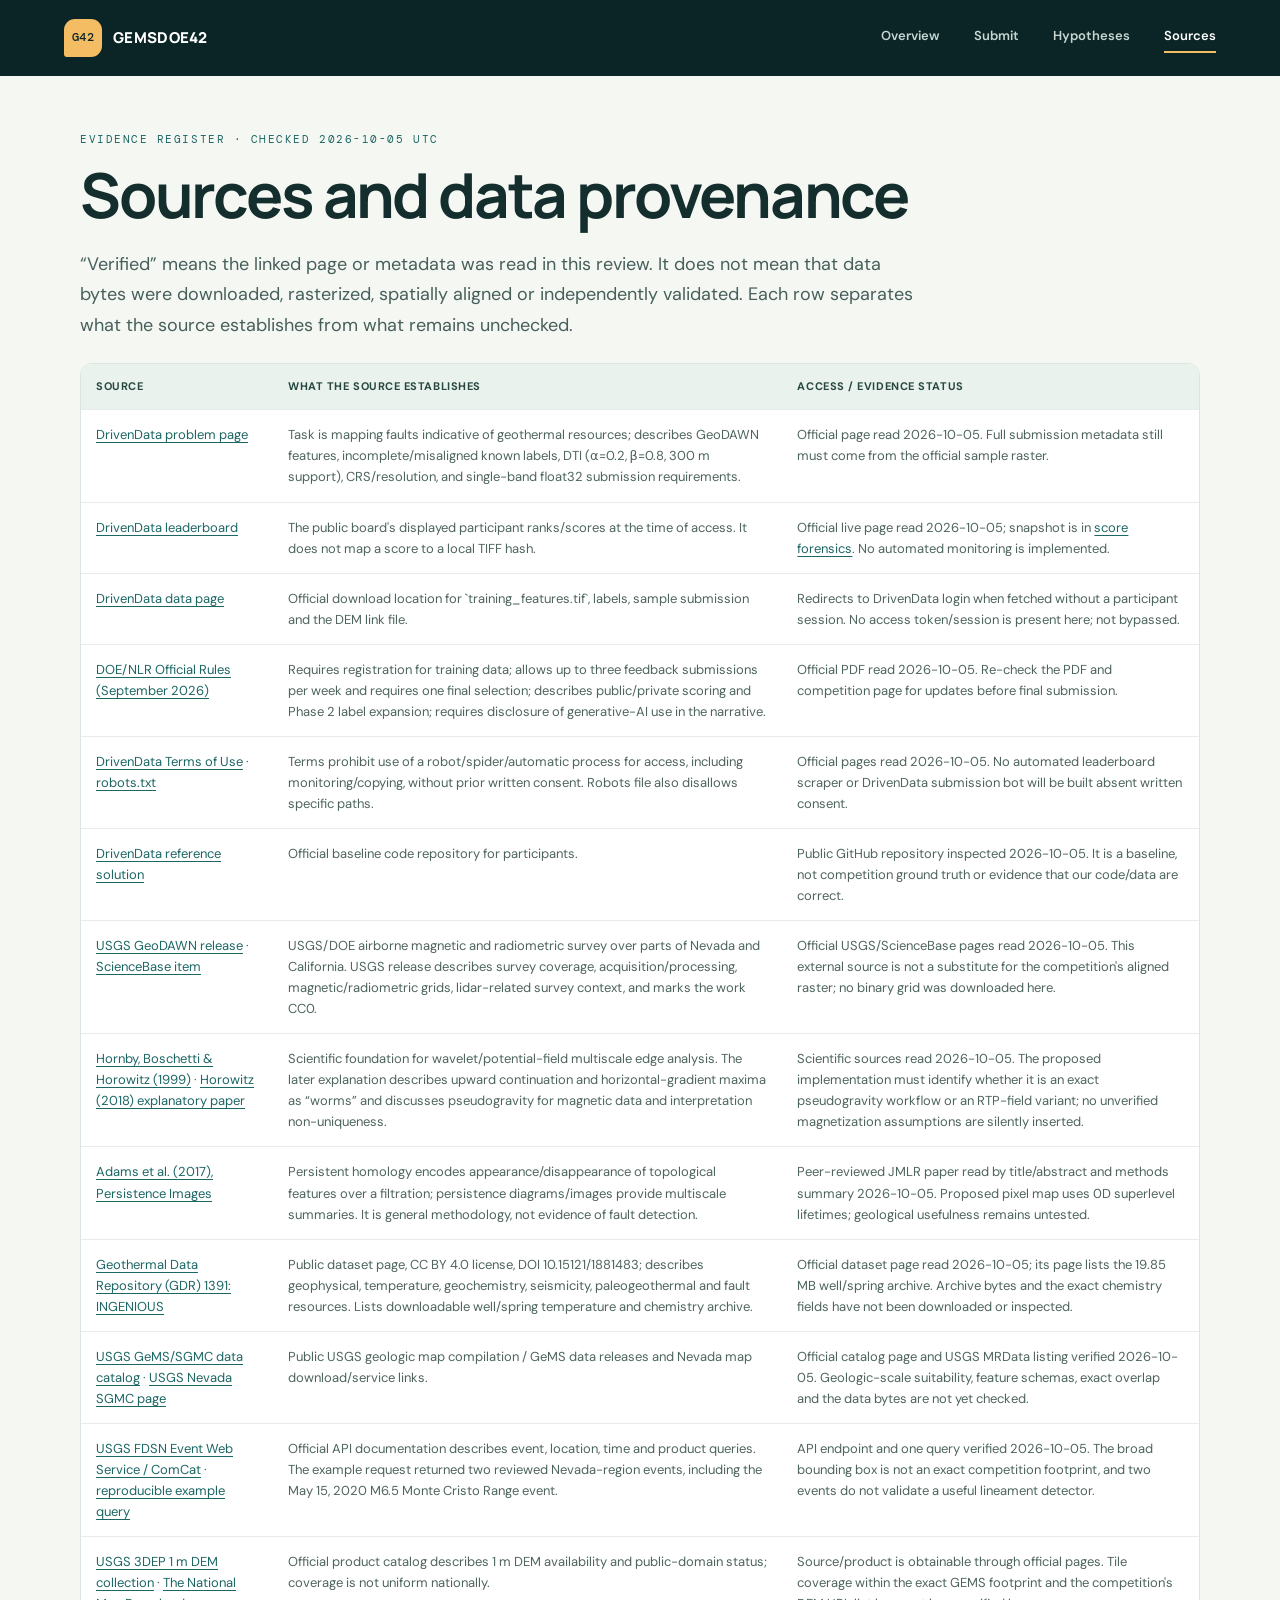
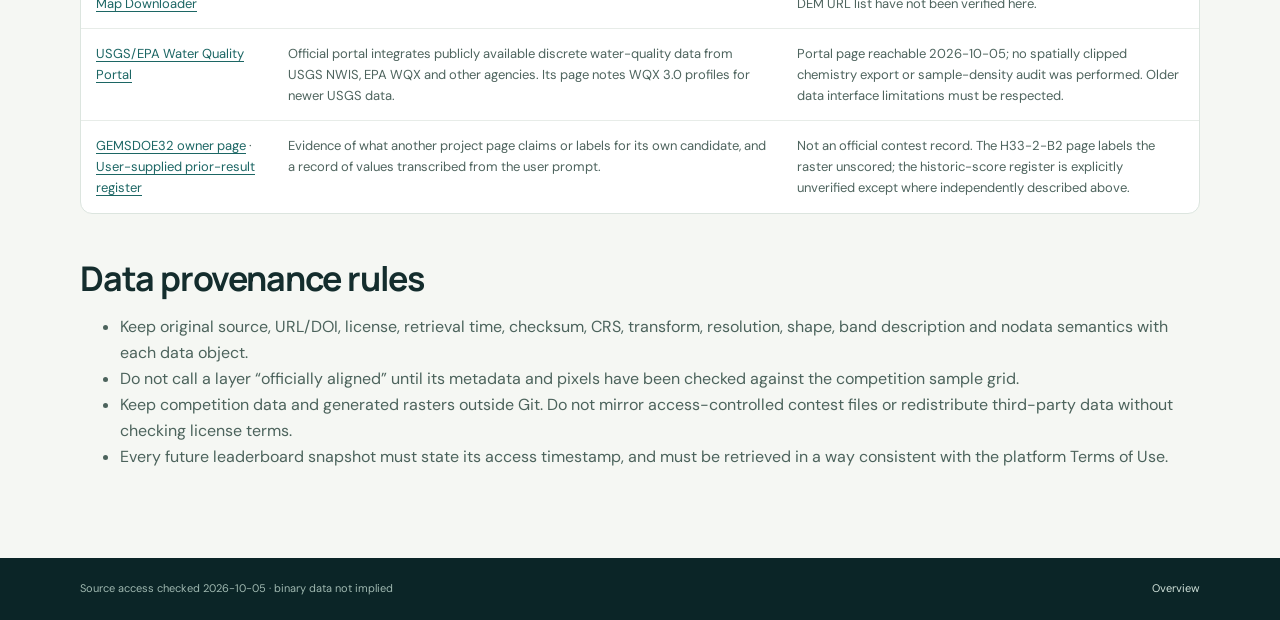
<file: docs/sources.html>
<!doctype html>
<html lang="en">
<head>
  <meta charset="utf-8">
  <meta name="viewport" content="width=device-width, initial-scale=1">
  <meta name="description" content="Auditable source register for GEMSDOE42 with official evidence, access status and manual review links.">
  <title>Sources · GEMSDOE42</title>
  <link rel="stylesheet" href="site.css">
</head>
<body>
  <header class="site-header">
    <a class="brand" href="index.html"><span class="brand-mark">G42</span><span>GEMSDOE42</span></a>
    <nav aria-label="Main navigation">
      <a href="index.html">Overview</a><a href="executive-summary.html">Submit</a><a href="hypotheses.html">Hypotheses</a><a aria-current="page" href="sources.html">Sources</a>
    </nav>
  </header>
  <main class="page-shell">
    <p class="eyebrow">Evidence register · checked 2026-10-05 UTC</p>
    <h1>Sources and data provenance</h1>
    <p class="lead">“Verified” means the linked page or metadata was read in this review. It does not mean that data bytes were downloaded, rasterized, spatially aligned or independently validated. Each row separates what the source establishes from what remains unchecked.</p>
    <div class="table-wrap">
      <table>
        <thead><tr><th>Source</th><th>What the source establishes</th><th>Access / evidence status</th></tr></thead>
        <tbody>
          <tr><td><a href="https://www.drivendata.org/competitions/306/competition-doe-gems/page/967/">DrivenData problem page</a></td><td>Task is mapping faults indicative of geothermal resources; describes GeoDAWN features, incomplete/misaligned known labels, DTI (α=0.2, β=0.8, 300 m support), CRS/resolution, and single-band float32 submission requirements.</td><td>Official page read 2026-10-05. Full submission metadata still must come from the official sample raster.</td></tr>
          <tr><td><a href="https://www.drivendata.org/competitions/306/competition-doe-gems/leaderboard/">DrivenData leaderboard</a></td><td>The public board's displayed participant ranks/scores at the time of access. It does not map a score to a local TIFF hash.</td><td>Official live page read 2026-10-05; snapshot is in <a href="research/score-forensics.html">score forensics</a>. No automated monitoring is implemented.</td></tr>
          <tr><td><a href="https://www.drivendata.org/competitions/306/competition-doe-gems/data/">DrivenData data page</a></td><td>Official download location for `training_features.tif`, labels, sample submission and the DEM link file.</td><td>Redirects to DrivenData login when fetched without a participant session. No access token/session is present here; not bypassed.</td></tr>
          <tr><td><a href="https://docs.nlr.gov/docs/fy26osti/96647.pdf">DOE/NLR Official Rules (September 2026)</a></td><td>Requires registration for training data; allows up to three feedback submissions per week and requires one final selection; describes public/private scoring and Phase 2 label expansion; requires disclosure of generative-AI use in the narrative.</td><td>Official PDF read 2026-10-05. Re-check the PDF and competition page for updates before final submission.</td></tr>
          <tr><td><a href="https://www.drivendata.org/termsofuse/">DrivenData Terms of Use</a> · <a href="https://www.drivendata.org/robots.txt">robots.txt</a></td><td>Terms prohibit use of a robot/spider/automatic process for access, including monitoring/copying, without prior written consent. Robots file also disallows specific paths.</td><td>Official pages read 2026-10-05. No automated leaderboard scraper or DrivenData submission bot will be built absent written consent.</td></tr>
          <tr><td><a href="https://github.com/drivendataorg/gems-prize-reference-solution">DrivenData reference solution</a></td><td>Official baseline code repository for participants.</td><td>Public GitHub repository inspected 2026-10-05. It is a baseline, not competition ground truth or evidence that our code/data are correct.</td></tr>
          <tr><td><a href="https://doi.org/10.5066/P93LGLVQ">USGS GeoDAWN release</a> · <a href="https://www.sciencebase.gov/catalog/item/657e1d85d34e23d3533209f7">ScienceBase item</a></td><td>USGS/DOE airborne magnetic and radiometric survey over parts of Nevada and California. USGS release describes survey coverage, acquisition/processing, magnetic/radiometric grids, lidar-related survey context, and marks the work CC0.</td><td>Official USGS/ScienceBase pages read 2026-10-05. This external source is not a substitute for the competition's aligned raster; no binary grid was downloaded here.</td></tr>
          <tr><td><a href="https://doi.org/10.1046/j.1365-246x.1999.00788.x">Hornby, Boschetti &amp; Horowitz (1999)</a> · <a href="https://pangea.stanford.edu/ERE/pdf/IGAstandard/SGW/2018/Horowitz.pdf">Horowitz (2018) explanatory paper</a></td><td>Scientific foundation for wavelet/potential-field multiscale edge analysis. The later explanation describes upward continuation and horizontal-gradient maxima as “worms” and discusses pseudogravity for magnetic data and interpretation non-uniqueness.</td><td>Scientific sources read 2026-10-05. The proposed implementation must identify whether it is an exact pseudogravity workflow or an RTP-field variant; no unverified magnetization assumptions are silently inserted.</td></tr>
          <tr><td><a href="https://jmlr.csail.mit.edu/papers/v18/16-337.html">Adams et al. (2017), Persistence Images</a></td><td>Persistent homology encodes appearance/disappearance of topological features over a filtration; persistence diagrams/images provide multiscale summaries. It is general methodology, not evidence of fault detection.</td><td>Peer-reviewed JMLR paper read by title/abstract and methods summary 2026-10-05. Proposed pixel map uses 0D superlevel lifetimes; geological usefulness remains untested.</td></tr>
          <tr><td><a href="https://gdr.openei.org/submissions/1391">Geothermal Data Repository (GDR) 1391: INGENIOUS</a></td><td>Public dataset page, CC BY 4.0 license, DOI 10.15121/1881483; describes geophysical, temperature, geochemistry, seismicity, paleogeothermal and fault resources. Lists downloadable well/spring temperature and chemistry archive.</td><td>Official dataset page read 2026-10-05; its page lists the 19.85 MB well/spring archive. Archive bytes and the exact chemistry fields have not been downloaded or inspected.</td></tr>
          <tr><td><a href="https://data.usgs.gov/datacatalog/data/USGS:a3d298d7-3b4f-45aa-92c1-72dedb292af2">USGS GeMS/SGMC data catalog</a> · <a href="https://mrdata.usgs.gov/geology/state/state.php?state=NV">USGS Nevada SGMC page</a></td><td>Public USGS geologic map compilation / GeMS data releases and Nevada map download/service links.</td><td>Official catalog page and USGS MRData listing verified 2026-10-05. Geologic-scale suitability, feature schemas, exact overlap and the data bytes are not yet checked.</td></tr>
          <tr><td><a href="https://earthquake.usgs.gov/fdsnws/event/1/">USGS FDSN Event Web Service / ComCat</a> · <a href="https://earthquake.usgs.gov/fdsnws/event/1/query?format=geojson&amp;starttime=2020-05-15T00:00:00&amp;endtime=2020-05-16T00:00:00&amp;minmagnitude=5&amp;minlatitude=35&amp;maxlatitude=42&amp;minlongitude=-120&amp;maxlongitude=-115">reproducible example query</a></td><td>Official API documentation describes event, location, time and product queries. The example request returned two reviewed Nevada-region events, including the May 15, 2020 M6.5 Monte Cristo Range event.</td><td>API endpoint and one query verified 2026-10-05. The broad bounding box is not an exact competition footprint, and two events do not validate a useful lineament detector.</td></tr>
          <tr><td><a href="https://data.usgs.gov/datacatalog/data/USGS:77ae0551-c61e-4979-aedd-d797abdcde0e">USGS 3DEP 1 m DEM collection</a> · <a href="https://apps.nationalmap.gov/downloader/">The National Map Downloader</a></td><td>Official product catalog describes 1 m DEM availability and public-domain status; coverage is not uniform nationally.</td><td>Source/product is obtainable through official pages. Tile coverage within the exact GEMS footprint and the competition's DEM URL list have not been verified here.</td></tr>
          <tr><td><a href="https://www.waterqualitydata.us/">USGS/EPA Water Quality Portal</a></td><td>Official portal integrates publicly available discrete water-quality data from USGS NWIS, EPA WQX and other agencies. Its page notes WQX 3.0 profiles for newer USGS data.</td><td>Portal page reachable 2026-10-05; no spatially clipped chemistry export or sample-density audit was performed. Older data interface limitations must be respected.</td></tr>
          <tr><td><a href="https://buffedlizard55-lab.github.io/GEMSDOE32/docs/index.html">GEMSDOE32 owner page</a> · <a href="prior-results.csv">User-supplied prior-result register</a></td><td>Evidence of what another project page claims or labels for its own candidate, and a record of values transcribed from the user prompt.</td><td>Not an official contest record. The H33-2-B2 page labels the raster unscored; the historic-score register is explicitly unverified except where independently described above.</td></tr>
        </tbody>
      </table>
    </div>
    <h2>Data provenance rules</h2>
    <ul>
      <li>Keep original source, URL/DOI, license, retrieval time, checksum, CRS, transform, resolution, shape, band description and nodata semantics with each data object.</li>
      <li>Do not call a layer “officially aligned” until its metadata and pixels have been checked against the competition sample grid.</li>
      <li>Keep competition data and generated rasters outside Git. Do not mirror access-controlled contest files or redistribute third-party data without checking license terms.</li>
      <li>Every future leaderboard snapshot must state its access timestamp, and must be retrieved in a way consistent with the platform Terms of Use.</li>
    </ul>
  </main>
  <footer class="site-footer"><span>Source access checked 2026-10-05 · binary data not implied</span><a href="index.html">Overview</a></footer>
</body>
</html>
</file>
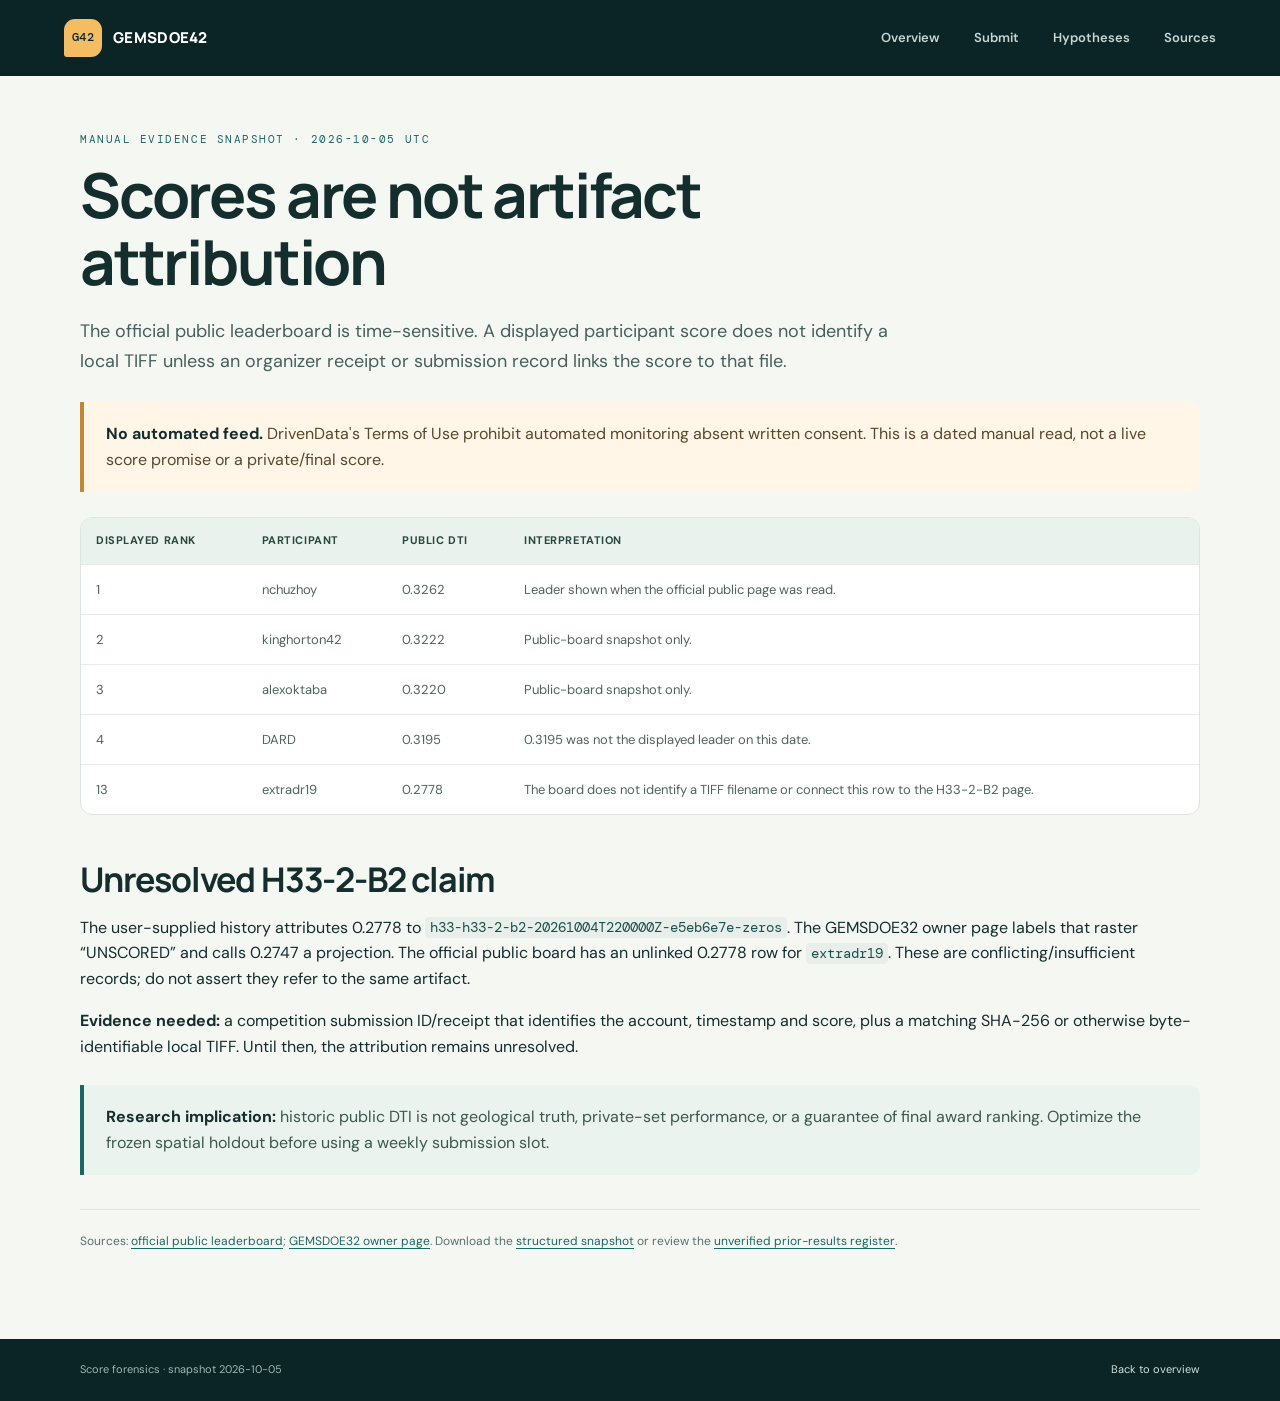
<file: docs/research/score-forensics.html>
<!doctype html>
<html lang="en">
<head>
  <meta charset="utf-8">
  <meta name="viewport" content="width=device-width, initial-scale=1">
  <meta name="description" content="Dated public leaderboard snapshot and unresolved submission-score attribution evidence.">
  <title>Score forensics · GEMSDOE42</title>
  <link rel="stylesheet" href="../site.css">
</head>
<body>
  <header class="site-header">
    <a class="brand" href="../index.html"><span class="brand-mark">G42</span><span>GEMSDOE42</span></a>
    <nav aria-label="Main navigation">
      <a href="../index.html">Overview</a><a href="../executive-summary.html">Submit</a><a href="../hypotheses.html">Hypotheses</a><a href="../sources.html">Sources</a>
    </nav>
  </header>
  <main class="page-shell">
    <p class="eyebrow">Manual evidence snapshot · 2026-10-05 UTC</p>
    <h1>Scores are not artifact attribution</h1>
    <p class="lead">The official public leaderboard is time-sensitive. A displayed participant score does not identify a local TIFF unless an organizer receipt or submission record links the score to that file.</p>
    <div class="callout callout-warning"><strong>No automated feed.</strong> DrivenData's Terms of Use prohibit automated monitoring absent written consent. This is a dated manual read, not a live score promise or a private/final score.</div>
    <div class="table-wrap">
      <table>
        <thead><tr><th>Displayed rank</th><th>Participant</th><th>Public DTI</th><th>Interpretation</th></tr></thead>
        <tbody>
          <tr><td>1</td><td>nchuzhoy</td><td>0.3262</td><td>Leader shown when the official public page was read.</td></tr>
          <tr><td>2</td><td>kinghorton42</td><td>0.3222</td><td>Public-board snapshot only.</td></tr>
          <tr><td>3</td><td>alexoktaba</td><td>0.3220</td><td>Public-board snapshot only.</td></tr>
          <tr><td>4</td><td>DARD</td><td>0.3195</td><td>0.3195 was not the displayed leader on this date.</td></tr>
          <tr><td>13</td><td>extradr19</td><td>0.2778</td><td>The board does not identify a TIFF filename or connect this row to the H33-2-B2 page.</td></tr>
        </tbody>
      </table>
    </div>
    <h2>Unresolved H33-2-B2 claim</h2>
    <p>The user-supplied history attributes 0.2778 to <code>h33-h33-2-b2-20261004T220000Z-e5eb6e7e-zeros</code>. The GEMSDOE32 owner page labels that raster “UNSCORED” and calls 0.2747 a projection. The official public board has an unlinked 0.2778 row for <code>extradr19</code>. These are conflicting/insufficient records; do not assert they refer to the same artifact.</p>
    <p><strong>Evidence needed:</strong> a competition submission ID/receipt that identifies the account, timestamp and score, plus a matching SHA-256 or otherwise byte-identifiable local TIFF. Until then, the attribution remains unresolved.</p>
    <div class="callout"><strong>Research implication:</strong> historic public DTI is not geological truth, private-set performance, or a guarantee of final award ranking. Optimize the frozen spatial holdout before using a weekly submission slot.</div>
    <p class="source-note">Sources: <a href="https://www.drivendata.org/competitions/306/competition-doe-gems/leaderboard/" target="_blank" rel="noopener">official public leaderboard</a>; <a href="https://buffedlizard55-lab.github.io/GEMSDOE32/docs/index.html" target="_blank" rel="noopener">GEMSDOE32 owner page</a>. Download the <a href="../leaderboard-snapshot-2026-10-05.json">structured snapshot</a> or review the <a href="../prior-results.csv">unverified prior-results register</a>.</p>
  </main>
  <footer class="site-footer"><span>Score forensics · snapshot 2026-10-05</span><a href="../index.html">Back to overview</a></footer>
</body>
</html>
</file>
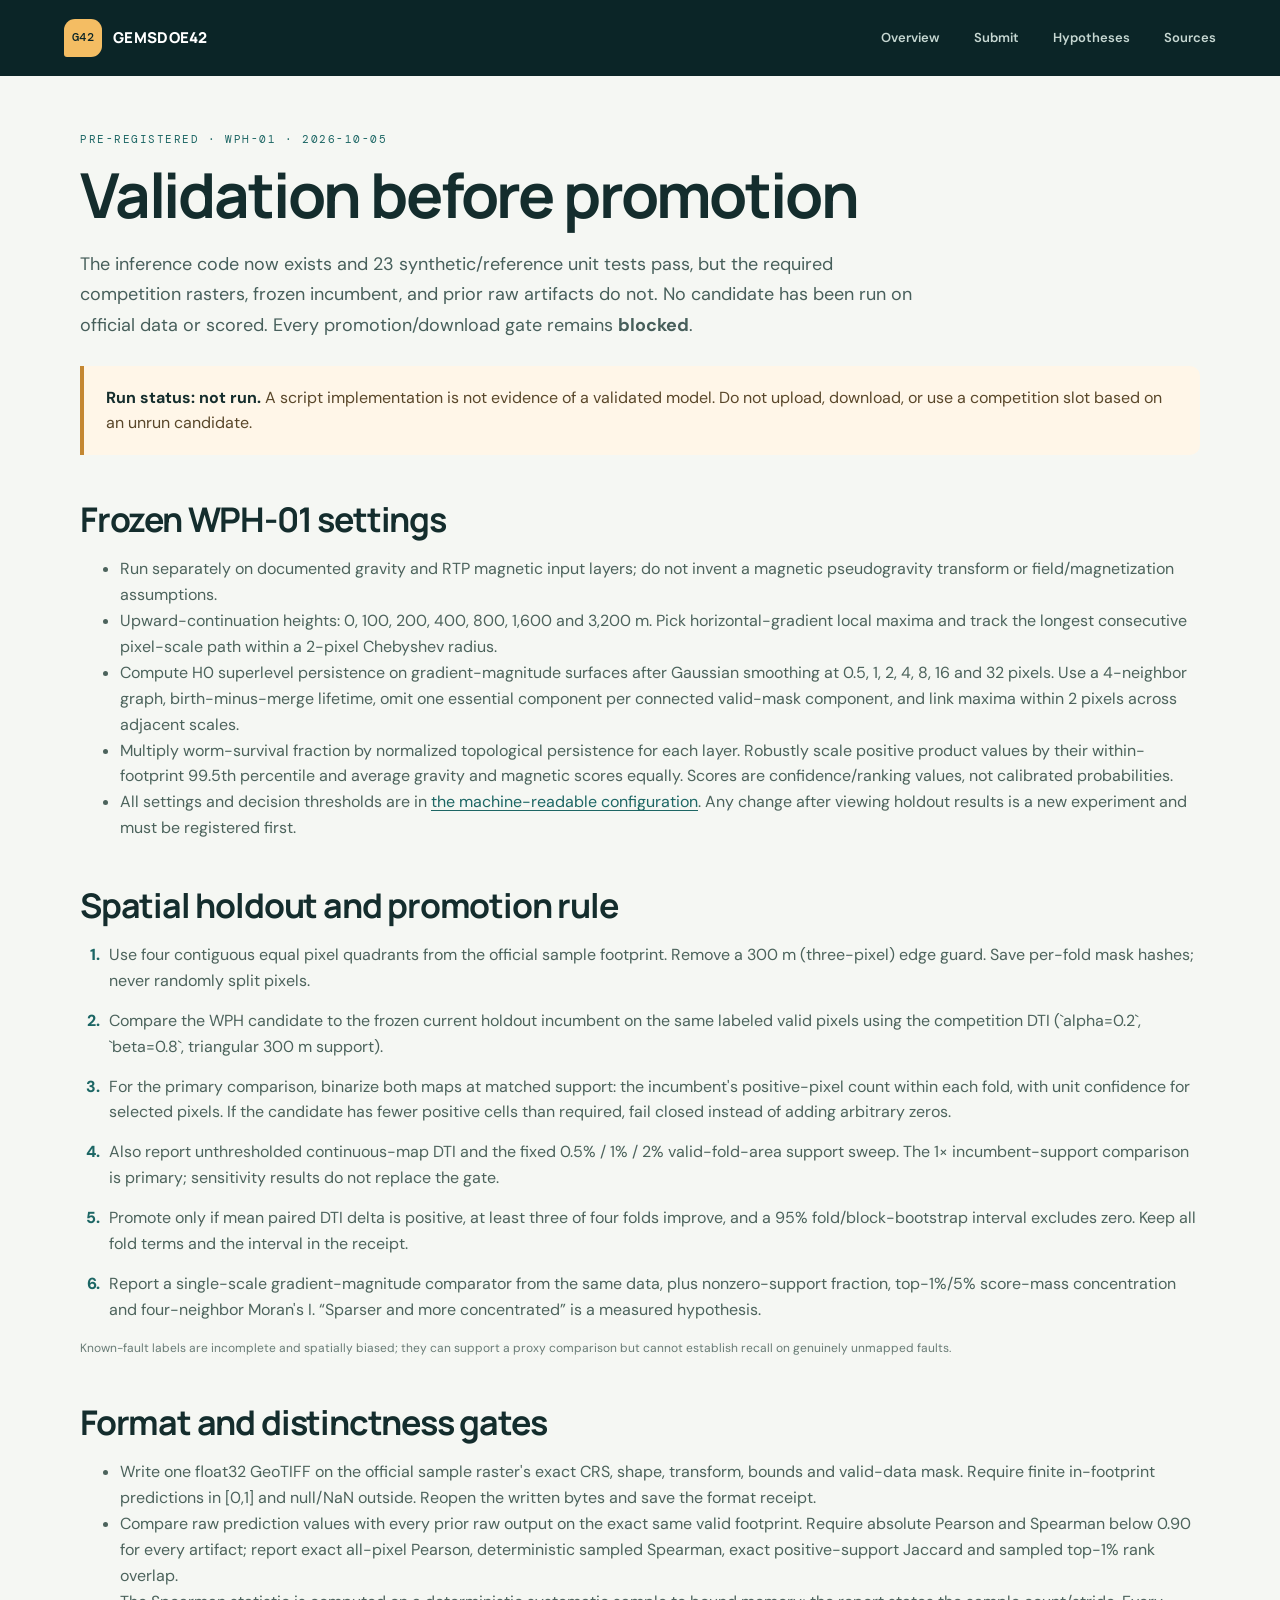
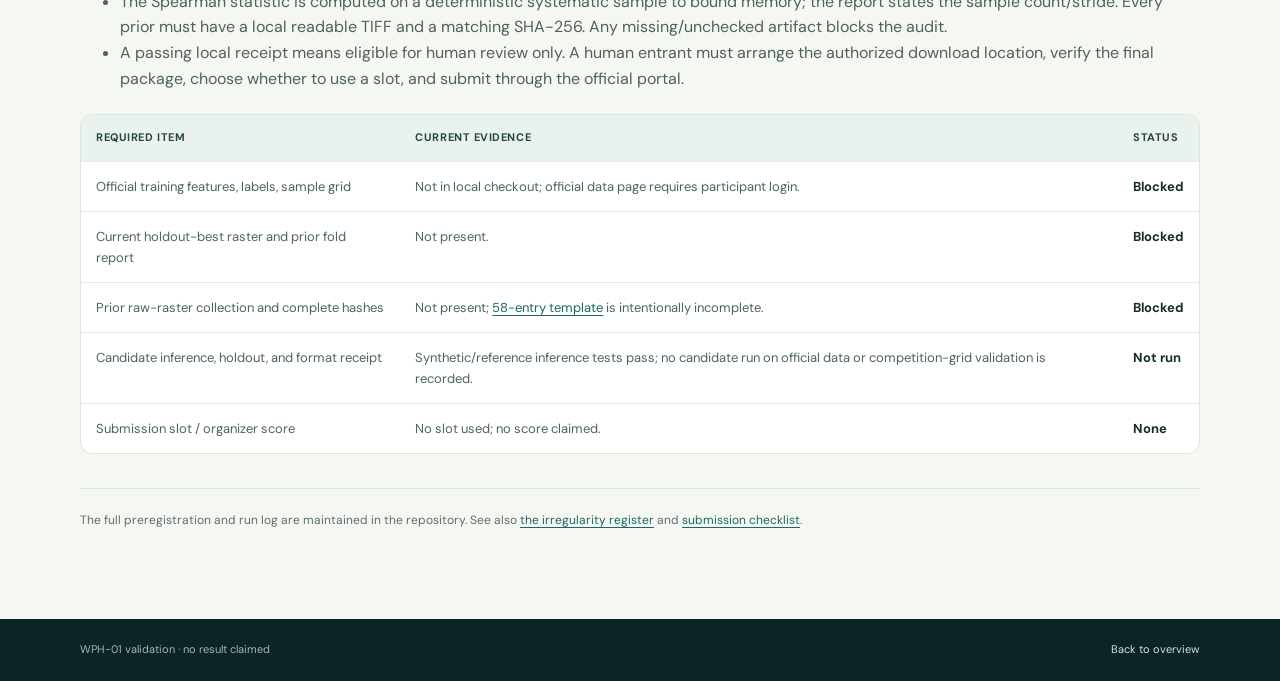
<file: docs/research/validation.html>
<!doctype html>
<html lang="en">
<head>
  <meta charset="utf-8">
  <meta name="viewport" content="width=device-width, initial-scale=1">
  <meta name="description" content="WPH-01 preregistered holdout, GeoTIFF format and prior-raster distinctness gates.">
  <title>Validation protocol · GEMSDOE42</title>
  <link rel="stylesheet" href="../site.css">
</head>
<body>
  <header class="site-header">
    <a class="brand" href="../index.html"><span class="brand-mark">G42</span><span>GEMSDOE42</span></a>
    <nav aria-label="Main navigation">
      <a href="../index.html">Overview</a><a href="../executive-summary.html">Submit</a><a href="../hypotheses.html">Hypotheses</a><a href="../sources.html">Sources</a>
    </nav>
  </header>
  <main class="page-shell">
    <p class="eyebrow">Pre-registered · WPH-01 · 2026-10-05</p>
    <h1>Validation before promotion</h1>
    <p class="lead">The inference code now exists and 23 synthetic/reference unit tests pass, but the required competition rasters, frozen incumbent, and prior raw artifacts do not. No candidate has been run on official data or scored. Every promotion/download gate remains <strong>blocked</strong>.</p>
    <div class="callout callout-warning"><strong>Run status: not run.</strong> A script implementation is not evidence of a validated model. Do not upload, download, or use a competition slot based on an unrun candidate.</div>

    <h2>Frozen WPH-01 settings</h2>
    <ul>
      <li>Run separately on documented gravity and RTP magnetic input layers; do not invent a magnetic pseudogravity transform or field/magnetization assumptions.</li>
      <li>Upward-continuation heights: 0, 100, 200, 400, 800, 1,600 and 3,200 m. Pick horizontal-gradient local maxima and track the longest consecutive pixel-scale path within a 2-pixel Chebyshev radius.</li>
      <li>Compute H0 superlevel persistence on gradient-magnitude surfaces after Gaussian smoothing at 0.5, 1, 2, 4, 8, 16 and 32 pixels. Use a 4-neighbor graph, birth-minus-merge lifetime, omit one essential component per connected valid-mask component, and link maxima within 2 pixels across adjacent scales.</li>
      <li>Multiply worm-survival fraction by normalized topological persistence for each layer. Robustly scale positive product values by their within-footprint 99.5th percentile and average gravity and magnetic scores equally. Scores are confidence/ranking values, not calibrated probabilities.</li>
      <li>All settings and decision thresholds are in <a href="../wph01-preregistration.json">the machine-readable configuration</a>. Any change after viewing holdout results is a new experiment and must be registered first.</li>
    </ul>

    <h2>Spatial holdout and promotion rule</h2>
    <ol class="numbered-list">
      <li>Use four contiguous equal pixel quadrants from the official sample footprint. Remove a 300 m (three-pixel) edge guard. Save per-fold mask hashes; never randomly split pixels.</li>
      <li>Compare the WPH candidate to the frozen current holdout incumbent on the same labeled valid pixels using the competition DTI (`alpha=0.2`, `beta=0.8`, triangular 300 m support).</li>
      <li>For the primary comparison, binarize both maps at matched support: the incumbent's positive-pixel count within each fold, with unit confidence for selected pixels. If the candidate has fewer positive cells than required, fail closed instead of adding arbitrary zeros.</li>
      <li>Also report unthresholded continuous-map DTI and the fixed 0.5% / 1% / 2% valid-fold-area support sweep. The 1× incumbent-support comparison is primary; sensitivity results do not replace the gate.</li>
      <li>Promote only if mean paired DTI delta is positive, at least three of four folds improve, and a 95% fold/block-bootstrap interval excludes zero. Keep all fold terms and the interval in the receipt.</li>
      <li>Report a single-scale gradient-magnitude comparator from the same data, plus nonzero-support fraction, top-1%/5% score-mass concentration and four-neighbor Moran's I. “Sparser and more concentrated” is a measured hypothesis.</li>
    </ol>
    <p class="small-note">Known-fault labels are incomplete and spatially biased; they can support a proxy comparison but cannot establish recall on genuinely unmapped faults.</p>

    <h2>Format and distinctness gates</h2>
    <ul>
      <li>Write one float32 GeoTIFF on the official sample raster's exact CRS, shape, transform, bounds and valid-data mask. Require finite in-footprint predictions in [0,1] and null/NaN outside. Reopen the written bytes and save the format receipt.</li>
      <li>Compare raw prediction values with every prior raw output on the exact same valid footprint. Require absolute Pearson and Spearman below 0.90 for every artifact; report exact all-pixel Pearson, deterministic sampled Spearman, exact positive-support Jaccard and sampled top-1% rank overlap.</li>
      <li>The Spearman statistic is computed on a deterministic systematic sample to bound memory; the report states the sample count/stride. Every prior must have a local readable TIFF and a matching SHA-256. Any missing/unchecked artifact blocks the audit.</li>
      <li>A passing local receipt means eligible for human review only. A human entrant must arrange the authorized download location, verify the final package, choose whether to use a slot, and submit through the official portal.</li>
    </ul>

    <div class="table-wrap">
      <table><thead><tr><th>Required item</th><th>Current evidence</th><th>Status</th></tr></thead>
      <tbody>
        <tr><td>Official training features, labels, sample grid</td><td>Not in local checkout; official data page requires participant login.</td><td><strong>Blocked</strong></td></tr>
        <tr><td>Current holdout-best raster and prior fold report</td><td>Not present.</td><td><strong>Blocked</strong></td></tr>
        <tr><td>Prior raw-raster collection and complete hashes</td><td>Not present; <a href="../prior-output-manifest-template.csv">58-entry template</a> is intentionally incomplete.</td><td><strong>Blocked</strong></td></tr>
        <tr><td>Candidate inference, holdout, and format receipt</td><td>Synthetic/reference inference tests pass; no candidate run on official data or competition-grid validation is recorded.</td><td><strong>Not run</strong></td></tr>
        <tr><td>Submission slot / organizer score</td><td>No slot used; no score claimed.</td><td><strong>None</strong></td></tr>
      </tbody></table>
    </div>
    <p class="source-note">The full preregistration and run log are maintained in the repository. See also <a href="../irregularities.html">the irregularity register</a> and <a href="../executive-summary.html">submission checklist</a>.</p>
  </main>
  <footer class="site-footer"><span>WPH-01 validation · no result claimed</span><a href="../index.html">Back to overview</a></footer>
</body>
</html>
</file>
<file: docs/site.css>
@import url('https://fonts.googleapis.com/css2?family=DM+Mono:wght@400;500&family=DM+Sans:wght@400;500;600;700&family=Manrope:wght@500;600;700;800&display=swap');

:root {
  color-scheme: light;
  --ink: #142d2d;
  --muted: #58706d;
  --teal-950: #0b2527;
  --teal-900: #103235;
  --teal-800: #17464a;
  --teal-700: #1c6664;
  --teal-100: #e5f2ed;
  --paper: #f5f7f3;
  --white: #ffffff;
  --line: #dce5df;
  --gold: #f4bd63;
  --rose: #8c342d;
  --rose-bg: #fff1ed;
  --shadow: 0 16px 50px rgba(11, 37, 39, 0.08);
  font-family: 'DM Sans', Inter, ui-sans-serif, system-ui, -apple-system, BlinkMacSystemFont, 'Segoe UI', sans-serif;
}

* { box-sizing: border-box; }
html { scroll-behavior: smooth; }
body { margin: 0; background: var(--paper); color: var(--ink); line-height: 1.62; }
a { color: var(--teal-700); text-underline-offset: 3px; }
a:hover { color: #0d4946; }
button, a { -webkit-tap-highlight-color: transparent; }
button:focus-visible, a:focus-visible { outline: 3px solid var(--gold); outline-offset: 3px; }

.site-header { height: auto; min-height: 76px; padding: 14px clamp(20px, 5vw, 72px); display: flex; align-items: center; justify-content: space-between; gap: 28px; background: var(--teal-950); color: var(--white); }
.brand { display: inline-flex; align-items: center; gap: 11px; color: var(--white); font-family: Manrope, sans-serif; font-size: 15px; font-weight: 800; letter-spacing: .02em; text-decoration: none; white-space: nowrap; }
.brand-mark { display: grid; place-items: center; width: 38px; height: 38px; border-radius: 11px 11px 11px 3px; background: var(--gold); color: var(--teal-950); font-family: 'DM Mono', monospace; font-size: 12px; font-weight: 500; }
.site-header nav { display: flex; flex-wrap: wrap; justify-content: flex-end; gap: clamp(14px, 3vw, 34px); }
.site-header nav a { color: #c6d7d2; font-size: 13px; font-weight: 600; text-decoration: none; }
.site-header nav a:hover, .site-header nav a[aria-current='page'] { color: var(--white); }
.site-header nav a[aria-current='page'] { box-shadow: 0 2px 0 var(--gold); padding-bottom: 5px; }

.page-shell { width: min(1120px, calc(100% - 44px)); margin-inline: auto; }
.hero { display: grid; grid-template-columns: minmax(0, 1.4fr) minmax(250px, .6fr); gap: 65px; align-items: center; min-height: 480px; padding-block: 68px 78px; }
.hero-copy h1, h1, h2, h3 { font-family: Manrope, 'DM Sans', sans-serif; letter-spacing: -.035em; }
.hero-copy h1 { max-width: 720px; margin: 16px 0 22px; color: var(--white); font-size: clamp(42px, 6vw, 70px); line-height: 1.08; font-weight: 800; }
.hero-copy h1 em, h1 em { color: var(--gold); font-style: normal; }
.hero-lead { max-width: 680px; margin: 0; color: #d0dfdb; font-size: 18px; line-height: 1.7; }
.hero { position: relative; width: 100%; max-width: none; padding-inline: max(22px, calc((100vw - 1120px) / 2)); background: radial-gradient(ellipse at 80% 12%, rgba(28,102,100,.48), transparent 42%), linear-gradient(135deg, var(--teal-950), #123b3c 78%); }
.hero-stats { display: grid; gap: 13px; }
.stat { display: grid; grid-template-columns: 1fr auto; gap: 0 14px; padding: 17px 19px; border: 1px solid rgba(235,247,239,.15); border-radius: 14px; background: rgba(7,28,30,.38); color: #d2e1db; }
.stat-label { grid-column: 1 / -1; color: #9fb9b0; font-size: 11px; font-weight: 700; letter-spacing: .12em; text-transform: uppercase; }
.stat strong { color: var(--white); font-family: Manrope, sans-serif; font-size: 27px; letter-spacing: -.04em; }
.stat span:last-child { align-self: end; color: #b7cbc4; font-size: 12px; text-align: right; }
.stat .status-text { color: var(--gold); font-size: 20px; }
.eyebrow { margin: 0 0 10px; color: var(--teal-700); font-family: 'DM Mono', monospace; font-size: 11px; letter-spacing: .14em; text-transform: uppercase; }
.hero .eyebrow { color: #9dd3bd; }
.microcopy { color: var(--muted); font-size: 12px; }
.hero .microcopy { margin: 24px 0 0; color: #aec5bd; }
.hero .microcopy strong { color: var(--white); }
.hero-actions { display: flex; flex-wrap: wrap; gap: 11px; margin-top: 28px; }
.button { display: inline-flex; min-height: 46px; align-items: center; justify-content: center; gap: 9px; padding: 11px 18px; border: 1px solid transparent; border-radius: 8px; font: 700 13px 'DM Sans', sans-serif; text-decoration: none; transition: transform .15s ease, background .15s ease; }
.button:not(:disabled):hover { transform: translateY(-1px); }
.button-light { background: var(--gold); color: var(--teal-950); }
.button-light:hover { background: #ffd58a; color: var(--teal-950); }
.button-outline { border-color: rgba(255,255,255,.3); color: var(--white); }
.button-outline:hover { border-color: var(--white); color: var(--white); }
.button-dark { background: var(--teal-900); color: var(--white); }
.button-dark:hover { background: var(--teal-700); color: var(--white); }
.button-disabled, .button:disabled { background: #e6eae6; border-color: #d1d9d2; color: #71807b; cursor: not-allowed; }

.section { padding-block: 58px; }
.section-heading { display: flex; align-items: center; justify-content: space-between; gap: 20px; margin-bottom: 23px; }
h1 { max-width: 900px; margin: 13px 0 20px; font-size: clamp(40px, 6vw, 62px); line-height: 1.08; }
h2 { margin: 0 0 15px; font-size: clamp(26px, 3vw, 34px); line-height: 1.2; }
h3 { margin: 0 0 10px; font-size: 18px; }
p { margin: 0 0 16px; }
.lead { max-width: 850px; color: #475f5b; font-size: 18px; line-height: 1.7; }
.pill { display: inline-flex; align-items: center; gap: 7px; padding: 7px 12px; border-radius: 99px; font-size: 11px; font-weight: 700; letter-spacing: .04em; white-space: nowrap; }
.pill-blocked { background: var(--rose-bg); color: var(--rose); }

.submission-card { display: grid; grid-template-columns: 62px 1fr; gap: 22px; padding: clamp(22px, 4vw, 38px); border: 1px solid #e4c9a0; border-radius: 18px; background: linear-gradient(140deg, #fffdf7, #fff8ea); box-shadow: var(--shadow); }
.submission-icon { display: grid; place-items: center; width: 58px; height: 58px; border-radius: 16px; background: #f4e3c6; color: #78521d; font-size: 32px; line-height: 1; }
.submission-content h3 { font-size: 22px; }
.submission-content p { max-width: 850px; color: #536660; }
.submission-content .button { margin-top: 8px; }
.submission-meta { display: flex; flex-wrap: wrap; gap: 8px; margin: 20px 0 12px; }
.submission-meta span { padding: 6px 10px; border: 1px solid #e7ddca; border-radius: 6px; background: rgba(255,255,255,.65); color: #526660; font-family: 'DM Mono', monospace; font-size: 10px; }
.submission-content .microcopy { margin-top: 14px; font-size: 12px; }

.two-column { display: grid; grid-template-columns: 1fr 1fr; gap: 18px; padding-top: 20px; }
.panel { padding: 28px; border: 1px solid var(--line); border-radius: 16px; background: var(--white); box-shadow: 0 8px 28px rgba(11,37,39,.035); }
.panel p { color: #536761; }
.panel-highlight { border-color: #c4ddd0; background: #edf6ef; }
.text-link { display: inline-flex; gap: 7px; margin-top: 4px; font-size: 13px; font-weight: 700; text-decoration: none; }
.band { margin-top: 24px; background: #e9f1eb; }
.band .section { padding-block: 62px 70px; }
.gate-grid { display: grid; grid-template-columns: repeat(4, 1fr); gap: 12px; margin-top: 26px; }
.gate { min-height: 192px; padding: 20px; border: 1px solid #d2e0d7; border-radius: 13px; background: rgba(255,255,255,.75); }
.gate-number { display: inline-block; margin-bottom: 28px; color: var(--teal-700); font-family: 'DM Mono', monospace; font-size: 12px; }
.gate h3 { font-size: 16px; }
.gate p { margin: 0; color: #667974; font-size: 13px; }
.footer-cta { display: flex; align-items: center; justify-content: space-between; gap: 30px; padding-block: 70px; }
.footer-cta > div { max-width: 680px; }
.footer-cta p:not(.eyebrow) { color: var(--muted); }
.site-footer { display: flex; align-items: center; justify-content: space-between; gap: 18px; padding: 22px max(22px, calc((100vw - 1120px) / 2)); background: var(--teal-950); color: #9fb8b0; font-size: 11px; }
.site-footer a { color: #d1e2da; font-size: 11px; text-decoration: none; }

.page-shell:not(.hero) { padding-top: 55px; padding-bottom: 72px; }
.callout { margin: 25px 0; padding: 19px 22px; border-left: 4px solid var(--teal-700); border-radius: 0 10px 10px 0; background: #eaf3ed; color: #3c5751; }
.callout-warning { border-color: #c48731; background: #fff6e8; color: #59472a; }
.callout strong { color: var(--ink); }
.summary-grid { display: grid; grid-template-columns: repeat(4, 1fr); gap: 11px; margin: 28px 0 10px; }
.summary-tile { display: grid; gap: 7px; padding: 18px; border: 1px solid var(--line); border-radius: 12px; background: var(--white); }
.summary-tile span { color: var(--muted); font-size: 11px; font-weight: 700; letter-spacing: .07em; text-transform: uppercase; }
.summary-tile strong { font-family: Manrope, sans-serif; font-size: 20px; }
.small-note { color: #687b75; font-size: 12px; }
.numbered-list { display: grid; gap: 14px; padding-left: 24px; color: #425a54; }
.numbered-list li { padding-left: 5px; }
.numbered-list li::marker { color: var(--teal-700); font-weight: 800; }
.note-card { margin: 28px 0; padding: 25px; border: 1px solid var(--line); border-radius: 14px; background: var(--white); }
.note-card h3 { margin-bottom: 12px; }
.code-note { padding: 13px 15px; border-radius: 7px; background: #102d2e; color: #e0efe6; font-family: 'DM Mono', ui-monospace, monospace; font-size: 12px; overflow-wrap: anywhere; }
.source-note { margin-top: 34px; padding-top: 22px; border-top: 1px solid var(--line); color: var(--muted); font-size: 12px; }
.table-wrap { overflow-x: auto; margin: 22px 0 32px; border: 1px solid var(--line); border-radius: 12px; background: var(--white); }
table { width: 100%; border-collapse: collapse; min-width: 720px; font-size: 13px; }
th, td { padding: 14px 15px; border-bottom: 1px solid #e7ece8; text-align: left; vertical-align: top; }
th { background: #eaf2ed; color: #284741; font-size: 11px; letter-spacing: .05em; text-transform: uppercase; }
tr:last-child td { border-bottom: 0; }
td { color: #4e645e; }
td strong { color: var(--ink); }
code { padding: .1em .35em; border-radius: 4px; background: #e8efea; color: #1a504a; font-family: 'DM Mono', monospace; font-size: .9em; overflow-wrap: anywhere; }
.page-shell > h2 { margin-top: 44px; }
.page-shell > ol, .page-shell > ul { color: #4c635c; }

@media (max-width: 850px) {
  .hero { grid-template-columns: 1fr; gap: 38px; padding-top: 55px; padding-bottom: 56px; }
  .hero-stats { grid-template-columns: repeat(3, 1fr); }
  .stat { grid-template-columns: 1fr; }
  .stat span:last-child { text-align: left; }
  .gate-grid { grid-template-columns: repeat(2, 1fr); }
  .summary-grid { grid-template-columns: repeat(2, 1fr); }
}
@media (max-width: 620px) {
  .site-header { align-items: flex-start; flex-direction: column; gap: 13px; padding: 14px 20px 18px; }
  .site-header nav { width: 100%; justify-content: space-between; gap: 8px; }
  .site-header nav a { font-size: 12px; }
  .hero { width: 100%; padding-inline: 22px; }
  .hero-copy h1 { font-size: 46px; }
  .hero-lead { font-size: 16px; }
  .hero-stats { grid-template-columns: 1fr; }
  .stat { grid-template-columns: 1fr auto; }
  .stat-label { grid-column: 1 / -1; }
  .stat span:last-child { text-align: right; }
  .section { padding-block: 43px; }
  .section-heading { align-items: flex-start; flex-direction: column; }
  .submission-card { grid-template-columns: 1fr; }
  .two-column { grid-template-columns: 1fr; }
  .gate-grid { grid-template-columns: 1fr; }
  .gate { min-height: auto; }
  .gate-number { margin-bottom: 13px; }
  .footer-cta { align-items: flex-start; flex-direction: column; padding-block: 50px; }
  .site-footer { align-items: flex-start; flex-direction: column; }
  .page-shell:not(.hero) { padding-top: 39px; padding-bottom: 54px; }
  .summary-grid { grid-template-columns: repeat(2, 1fr); }
}

@media (prefers-reduced-motion: reduce) {
  html { scroll-behavior: auto; }
  *, *::before, *::after { transition-duration: .01ms !important; }
}
</file>
